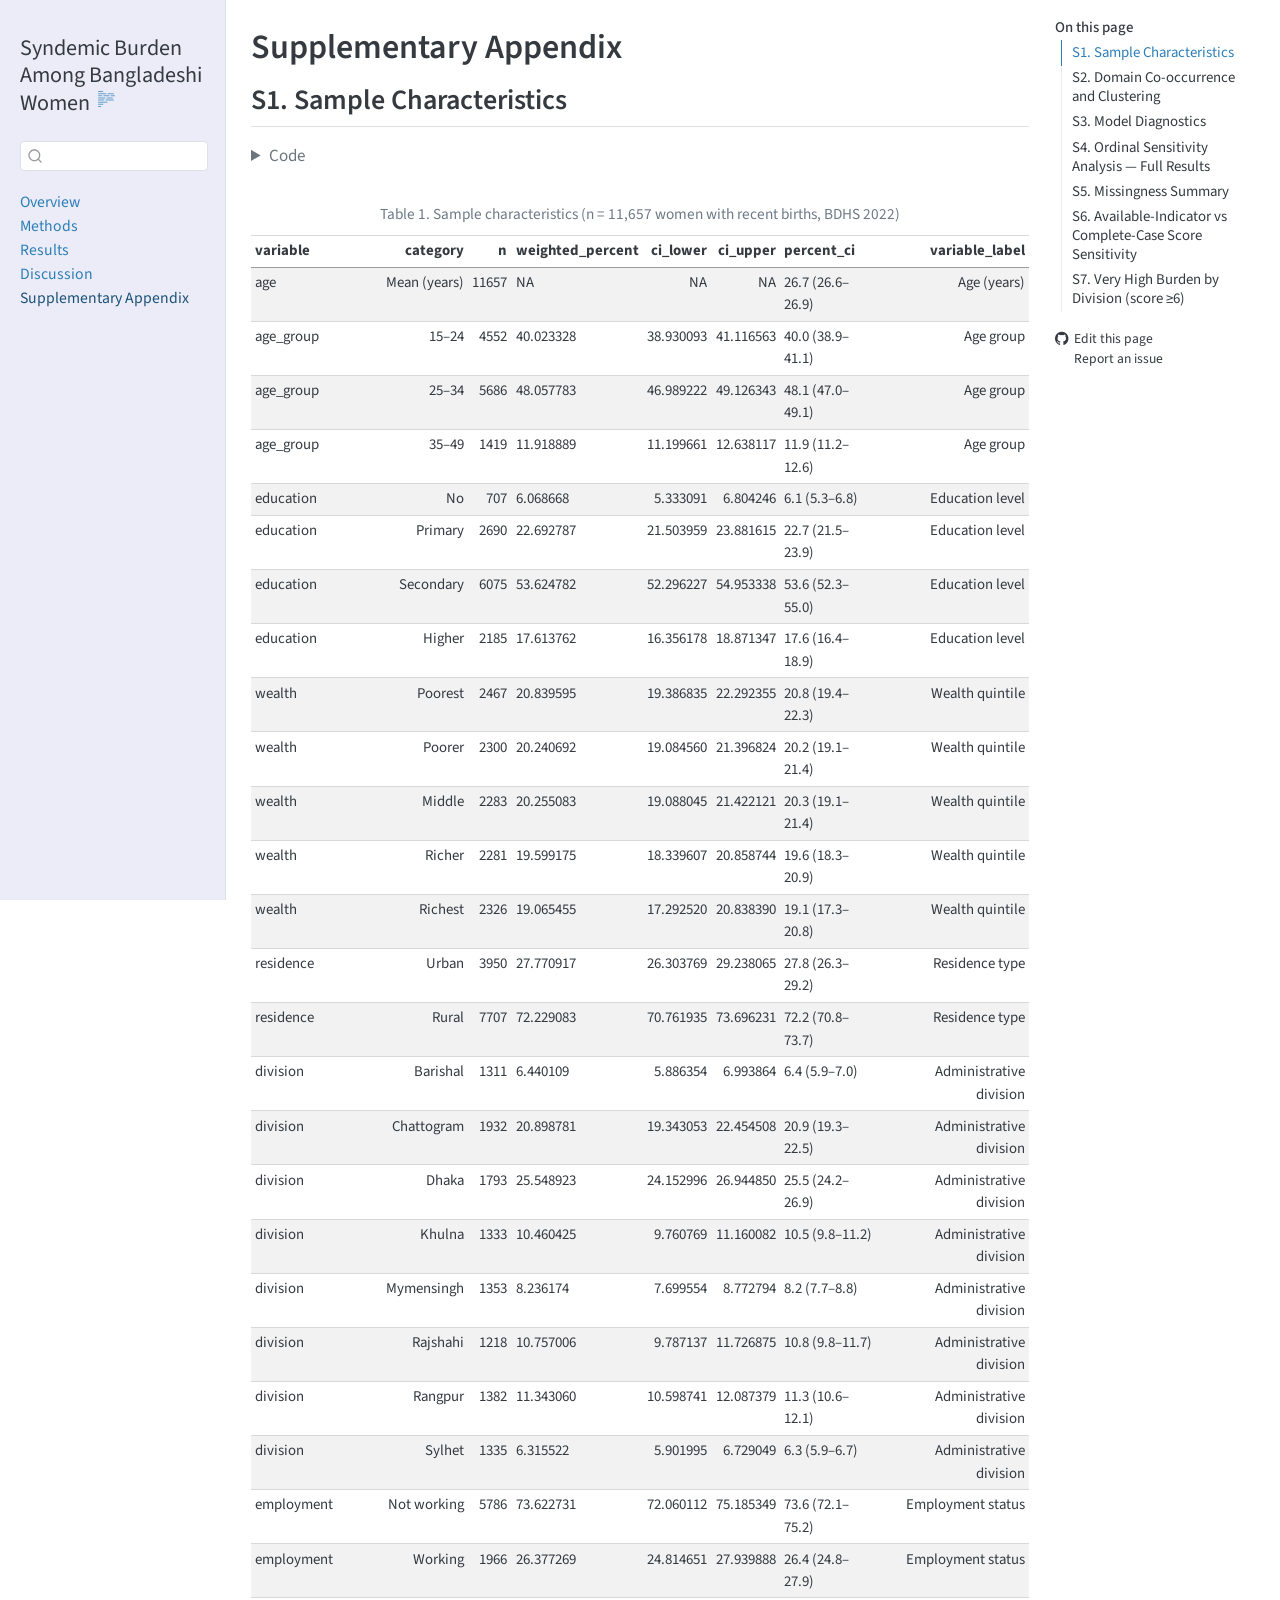
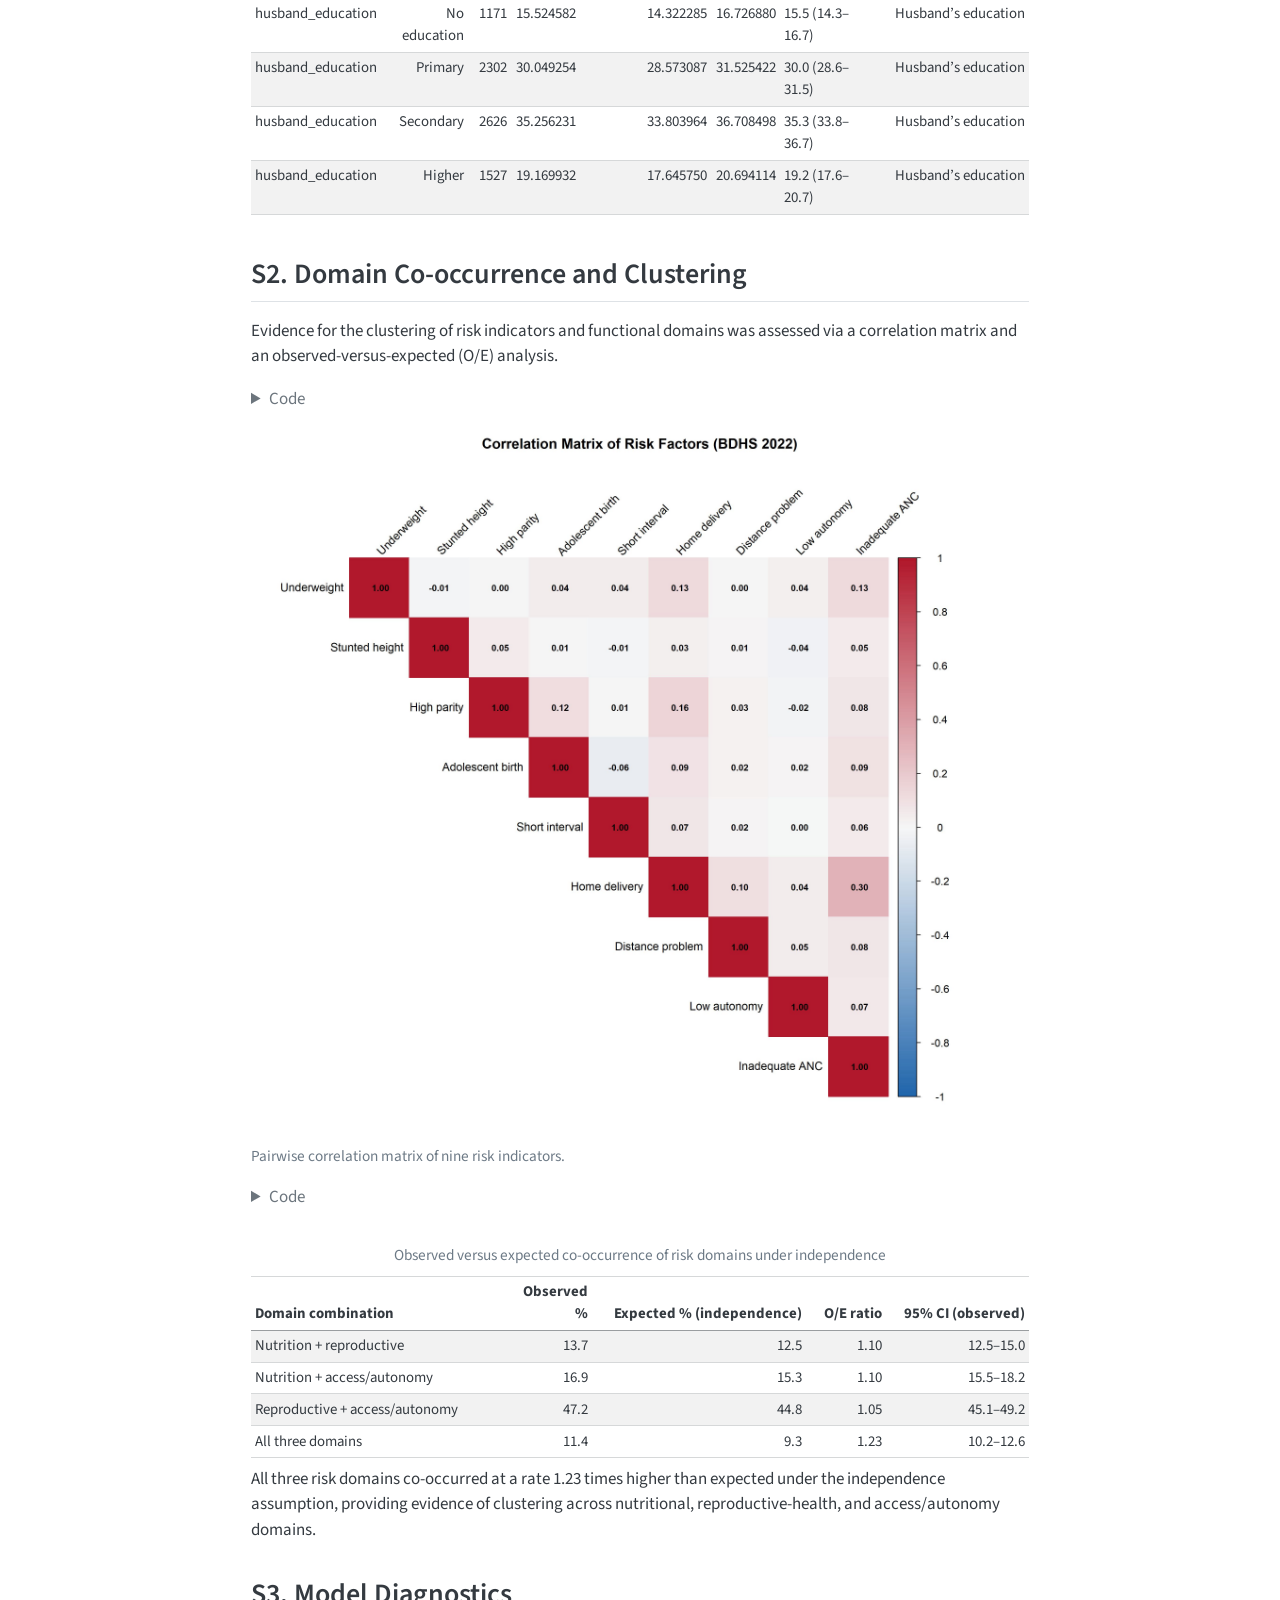
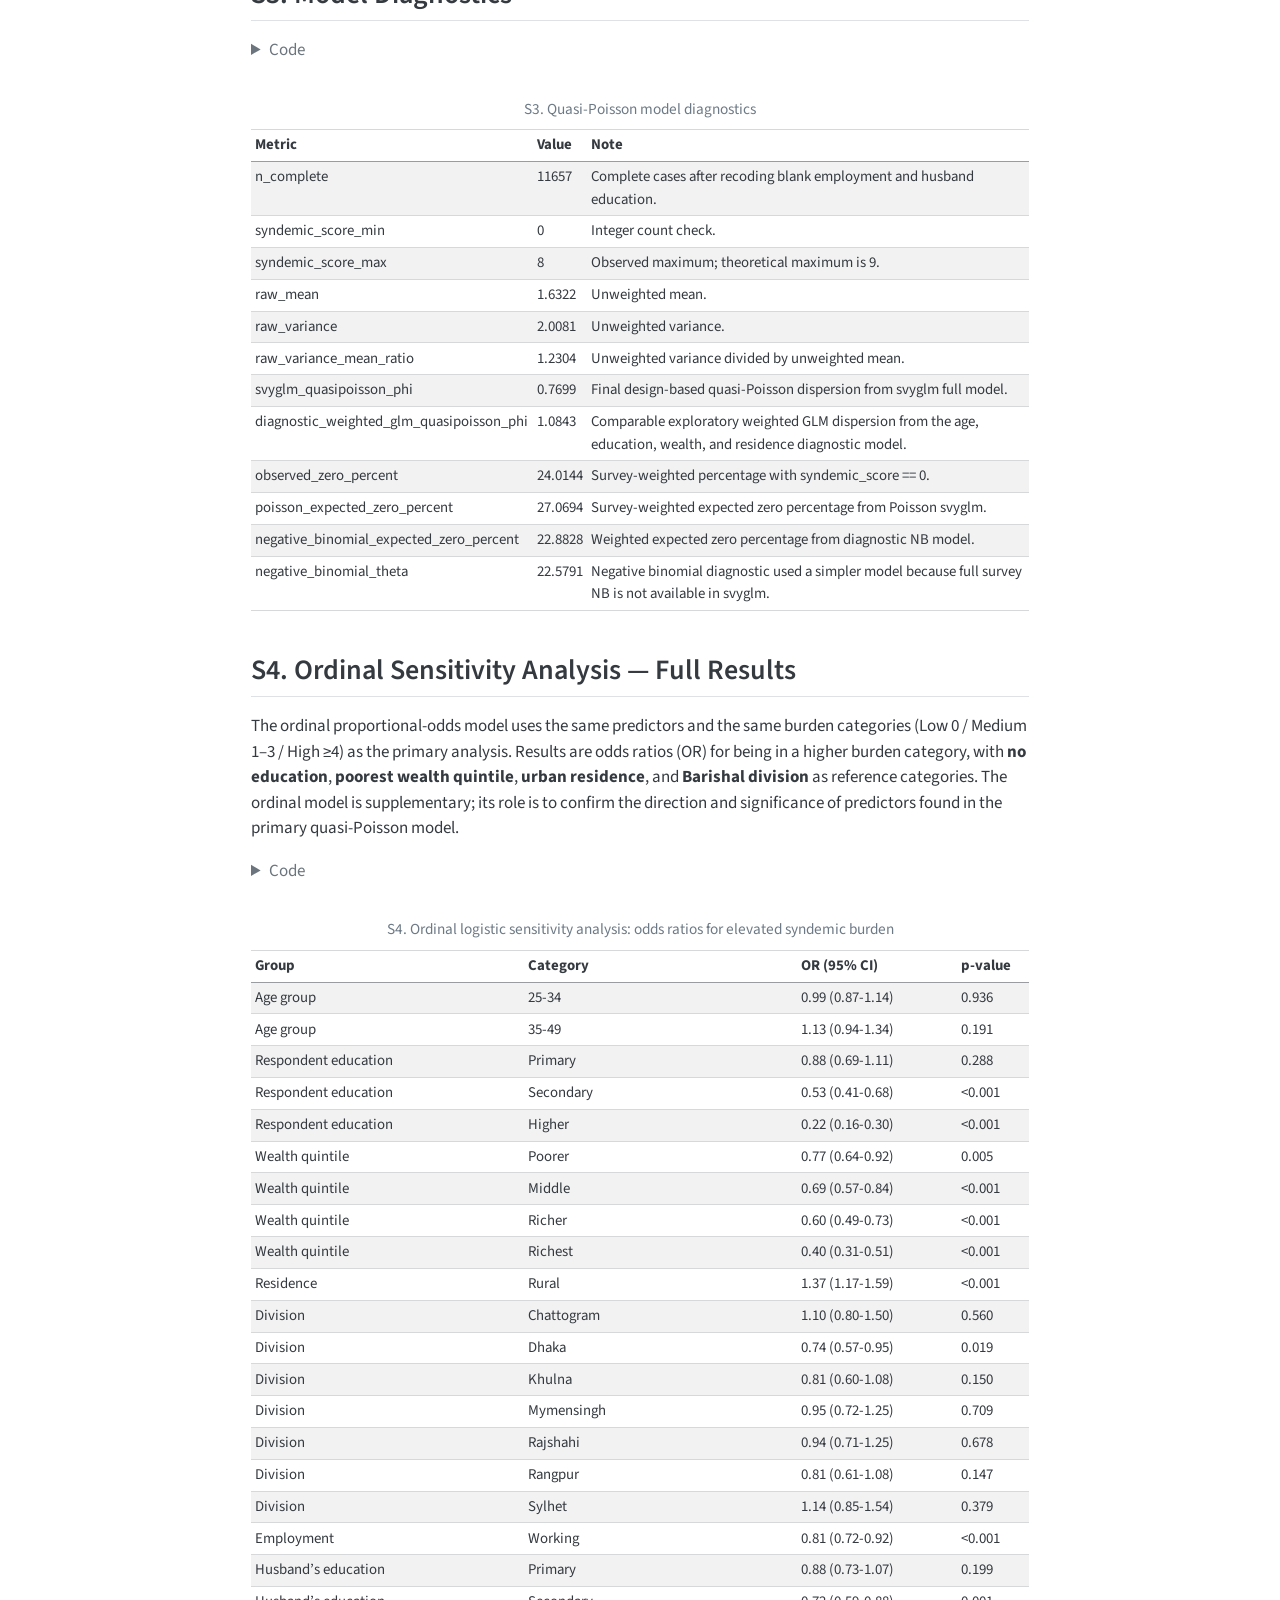
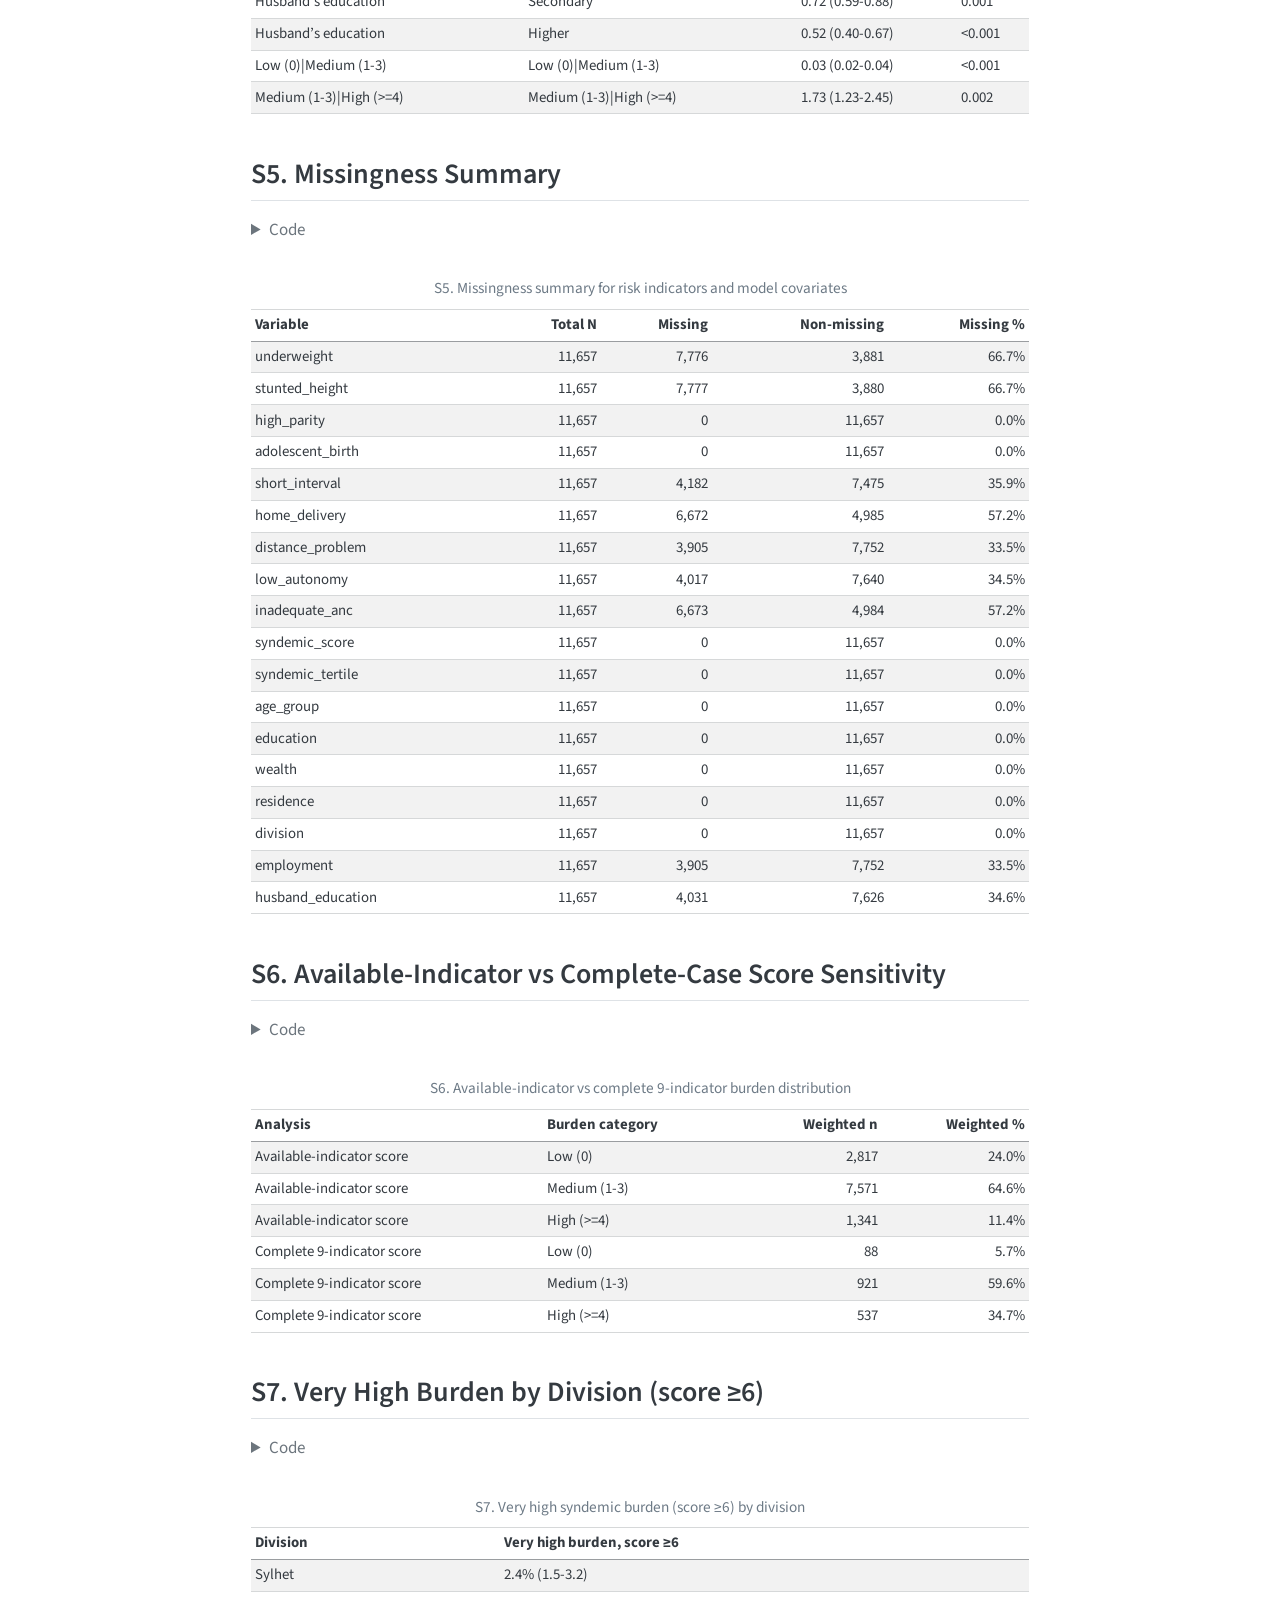
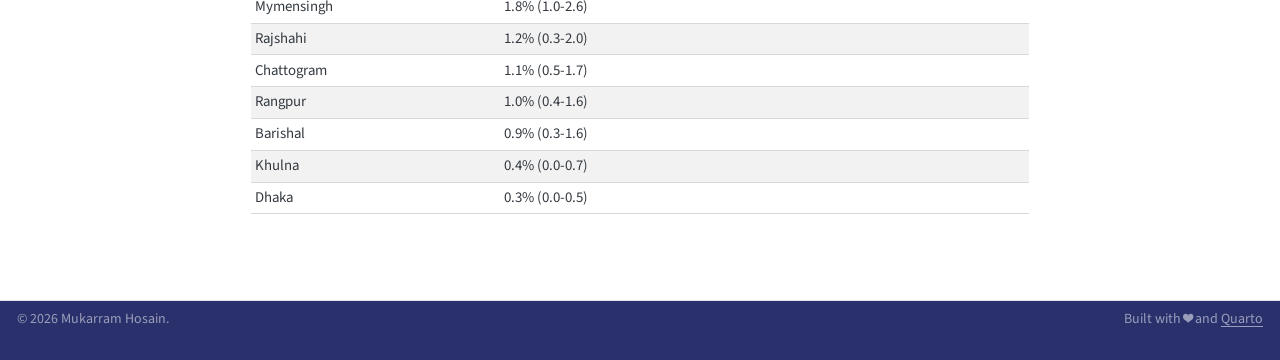
<file: docs/appendix.html>
<!DOCTYPE html>
<html xmlns="http://www.w3.org/1999/xhtml" lang="en" xml:lang="en"><head>

<meta charset="utf-8">
<meta name="generator" content="quarto-1.9.37">

<meta name="viewport" content="width=device-width, initial-scale=1.0, user-scalable=yes">


<title>Supplementary Appendix – Syndemic Burden Among Bangladeshi Women</title>
<style>
/* Default styles provided by pandoc.
** See https://pandoc.org/MANUAL.html#variables-for-html for config info.
*/
code{white-space: pre-wrap;}
span.smallcaps{font-variant: small-caps;}
div.columns{display: flex; gap: min(4vw, 1.5em);}
div.column{flex: auto; overflow-x: auto;}
div.hanging-indent{margin-left: 1.5em; text-indent: -1.5em;}
ul.task-list{list-style: none;}
ul.task-list li input[type="checkbox"] {
  width: 0.8em;
  margin: 0 0.8em 0.2em -1em; /* quarto-specific, see https://github.com/quarto-dev/quarto-cli/issues/4556 */ 
  vertical-align: middle;
}
/* CSS for syntax highlighting */
html { -webkit-text-size-adjust: 100%; }
pre > code.sourceCode { white-space: pre; position: relative; }
pre > code.sourceCode > span { display: inline-block; line-height: 1.25; }
pre > code.sourceCode > span:empty { height: 1.2em; }
.sourceCode { overflow: visible; }
code.sourceCode > span { color: inherit; text-decoration: inherit; }
div.sourceCode { margin: 1em 0; }
pre.sourceCode { margin: 0; }
@media screen {
div.sourceCode { overflow: auto; }
}
@media print {
pre > code.sourceCode { white-space: pre-wrap; }
pre > code.sourceCode > span { text-indent: -5em; padding-left: 5em; }
}
pre.numberSource code
  { counter-reset: source-line 0; }
pre.numberSource code > span
  { position: relative; left: -4em; counter-increment: source-line; }
pre.numberSource code > span > a:first-child::before
  { content: counter(source-line);
    position: relative; left: -1em; text-align: right; vertical-align: baseline;
    border: none; display: inline-block;
    -webkit-touch-callout: none; -webkit-user-select: none;
    -khtml-user-select: none; -moz-user-select: none;
    -ms-user-select: none; user-select: none;
    padding: 0 4px; width: 4em;
  }
pre.numberSource { margin-left: 3em;  padding-left: 4px; }
div.sourceCode
  {   }
@media screen {
pre > code.sourceCode > span > a:first-child::before { text-decoration: underline; }
}
</style>


<script src="site_libs/quarto-nav/quarto-nav.js"></script>
<script src="site_libs/clipboard/clipboard.min.js"></script>
<script src="site_libs/quarto-search/autocomplete.umd.js"></script>
<script src="site_libs/quarto-search/fuse.min.js"></script>
<script src="site_libs/quarto-search/quarto-search.js"></script>
<meta name="quarto:offset" content="./">
<script src="site_libs/quarto-html/quarto.js" type="module"></script>
<script src="site_libs/quarto-html/tabsets/tabsets.js" type="module"></script>
<script src="site_libs/quarto-html/popper.min.js"></script>
<script src="site_libs/quarto-html/tippy.umd.min.js"></script>
<script src="site_libs/quarto-html/anchor.min.js"></script>
<link href="site_libs/quarto-html/tippy.css" rel="stylesheet">
<link href="site_libs/quarto-html/quarto-syntax-highlighting-7f8f88aac4f3542376d5c11b86a4c14d.css" rel="stylesheet" id="quarto-text-highlighting-styles">
<script src="site_libs/bootstrap/bootstrap.min.js"></script>
<link href="site_libs/bootstrap/bootstrap-icons.css" rel="stylesheet">
<link href="site_libs/bootstrap/bootstrap-77fa92fe4bb62883f4bbdc28ef35cd19.min.css" rel="stylesheet" append-hash="true" id="quarto-bootstrap" data-mode="light">
<script id="quarto-search-options" type="application/json">{
  "location": "sidebar",
  "copy-button": false,
  "collapse-after": 3,
  "panel-placement": "start",
  "type": "textbox",
  "limit": 50,
  "keyboard-shortcut": [
    "f",
    "/",
    "s"
  ],
  "show-item-context": false,
  "language": {
    "search-no-results-text": "No results",
    "search-matching-documents-text": "matching documents",
    "search-copy-link-title": "Copy link to search",
    "search-hide-matches-text": "Hide additional matches",
    "search-more-match-text": "more match in this document",
    "search-more-matches-text": "more matches in this document",
    "search-clear-button-title": "Clear",
    "search-text-placeholder": "",
    "search-detached-cancel-button-title": "Cancel",
    "search-submit-button-title": "Submit",
    "search-label": "Search"
  }
}</script>
<style>html{ scroll-behavior: smooth; }</style>


</head>

<body class="nav-sidebar docked quarto-light">

<div id="quarto-search-results"></div>
  <header id="quarto-header" class="headroom fixed-top">
  <nav class="quarto-secondary-nav">
    <div class="container-fluid d-flex">
      <button type="button" class="quarto-btn-toggle btn" data-bs-toggle="collapse" role="button" data-bs-target=".quarto-sidebar-collapse-item" aria-controls="quarto-sidebar" aria-expanded="false" aria-label="Toggle sidebar navigation" onclick="if (window.quartoToggleHeadroom) { window.quartoToggleHeadroom(); }">
        <i class="bi bi-layout-text-sidebar-reverse"></i>
      </button>
        <nav class="quarto-page-breadcrumbs" aria-label="breadcrumb"><ol class="breadcrumb"><li class="breadcrumb-item"><a href="./appendix.html">Supplementary Appendix</a></li></ol></nav>
        <a class="flex-grow-1" role="navigation" data-bs-toggle="collapse" data-bs-target=".quarto-sidebar-collapse-item" aria-controls="quarto-sidebar" aria-expanded="false" aria-label="Toggle sidebar navigation" onclick="if (window.quartoToggleHeadroom) { window.quartoToggleHeadroom(); }">      
        </a>
      <button type="button" class="btn quarto-search-button" aria-label="Search" onclick="window.quartoOpenSearch();">
        <i class="bi bi-search"></i>
      </button>
    </div>
  </nav>
</header>
<!-- content -->
<div id="quarto-content" class="quarto-container page-columns page-rows-contents page-layout-article">
<!-- sidebar -->
  <nav id="quarto-sidebar" class="sidebar collapse collapse-horizontal quarto-sidebar-collapse-item sidebar-navigation docked overflow-auto">
    <div class="pt-lg-2 mt-2 text-left sidebar-header">
    <div class="sidebar-title mb-0 py-0">
      <a href="./">Syndemic Burden Among Bangladeshi Women</a> 
        <div class="sidebar-tools-main">
  <a href="" class="quarto-reader-toggle quarto-navigation-tool px-1" onclick="window.quartoToggleReader(); return false;" title="Toggle reader mode">
  <div class="quarto-reader-toggle-btn">
  <i class="bi"></i>
  </div>
</a>
</div>
    </div>
      </div>
        <div class="mt-2 flex-shrink-0 align-items-center">
        <div class="sidebar-search">
        <div id="quarto-search" class="" title="Search"></div>
        </div>
        </div>
    <div class="sidebar-menu-container"> 
    <ul class="list-unstyled mt-1">
        <li class="sidebar-item">
  <div class="sidebar-item-container"> 
  <a href="./index.html" class="sidebar-item-text sidebar-link">
 <span class="menu-text">Overview</span></a>
  </div>
</li>
        <li class="sidebar-item">
  <div class="sidebar-item-container"> 
  <a href="./methods.html" class="sidebar-item-text sidebar-link">
 <span class="menu-text">Methods</span></a>
  </div>
</li>
        <li class="sidebar-item">
  <div class="sidebar-item-container"> 
  <a href="./results.html" class="sidebar-item-text sidebar-link">
 <span class="menu-text">Results</span></a>
  </div>
</li>
        <li class="sidebar-item">
  <div class="sidebar-item-container"> 
  <a href="./discussion.html" class="sidebar-item-text sidebar-link">
 <span class="menu-text">Discussion</span></a>
  </div>
</li>
        <li class="sidebar-item">
  <div class="sidebar-item-container"> 
  <a href="./appendix.html" class="sidebar-item-text sidebar-link active">
 <span class="menu-text">Supplementary Appendix</span></a>
  </div>
</li>
    </ul>
    </div>
</nav>
<div id="quarto-sidebar-glass" class="quarto-sidebar-collapse-item" data-bs-toggle="collapse" data-bs-target=".quarto-sidebar-collapse-item"></div>
<!-- margin-sidebar -->
    <div id="quarto-margin-sidebar" class="sidebar margin-sidebar">
        <nav id="TOC" role="doc-toc" class="toc-active">
    <h2 id="toc-title">On this page</h2>
   
  <ul>
  <li><a href="#s1.-sample-characteristics" id="toc-s1.-sample-characteristics" class="nav-link active" data-scroll-target="#s1.-sample-characteristics">S1. Sample Characteristics</a></li>
  <li><a href="#s2.-domain-co-occurrence-and-clustering" id="toc-s2.-domain-co-occurrence-and-clustering" class="nav-link" data-scroll-target="#s2.-domain-co-occurrence-and-clustering">S2. Domain Co-occurrence and Clustering</a></li>
  <li><a href="#s3.-model-diagnostics" id="toc-s3.-model-diagnostics" class="nav-link" data-scroll-target="#s3.-model-diagnostics">S3. Model Diagnostics</a></li>
  <li><a href="#s4.-ordinal-sensitivity-analysis-full-results" id="toc-s4.-ordinal-sensitivity-analysis-full-results" class="nav-link" data-scroll-target="#s4.-ordinal-sensitivity-analysis-full-results">S4. Ordinal Sensitivity Analysis — Full Results</a></li>
  <li><a href="#s5.-missingness-summary" id="toc-s5.-missingness-summary" class="nav-link" data-scroll-target="#s5.-missingness-summary">S5. Missingness Summary</a></li>
  <li><a href="#s6.-available-indicator-vs-complete-case-score-sensitivity" id="toc-s6.-available-indicator-vs-complete-case-score-sensitivity" class="nav-link" data-scroll-target="#s6.-available-indicator-vs-complete-case-score-sensitivity">S6. Available-Indicator vs Complete-Case Score Sensitivity</a></li>
  <li><a href="#s7.-very-high-burden-by-division-score-6" id="toc-s7.-very-high-burden-by-division-score-6" class="nav-link" data-scroll-target="#s7.-very-high-burden-by-division-score-6">S7. Very High Burden by Division (score ≥6)</a></li>
  </ul>
<div class="toc-actions"><ul><li><a href="https://github.com/moccaram/syndemic-analysis/edit/main/appendix.qmd" class="toc-action"><i class="bi bi-github"></i>Edit this page</a></li><li><a href="https://github.com/moccaram/syndemic-analysis/issues/new" class="toc-action"><i class="bi empty"></i>Report an issue</a></li></ul></div></nav>
    </div>
<!-- main -->
<main class="content" id="quarto-document-content">

<header id="title-block-header" class="quarto-title-block default">
<div class="quarto-title">
<h1 class="title">Supplementary Appendix</h1>
</div>



<div class="quarto-title-meta">

    
  
    
  </div>
  


</header>


<section id="s1.-sample-characteristics" class="level2">
<h2 class="anchored" data-anchor-id="s1.-sample-characteristics">S1. Sample Characteristics</h2>
<div class="cell">
<details class="code-fold">
<summary>Code</summary>
<div class="code-copy-outer-scaffold"><div class="sourceCode cell-code" id="cb1"><pre class="sourceCode r code-with-copy"><code class="sourceCode r"><span id="cb1-1"><a href="#cb1-1" aria-hidden="true" tabindex="-1"></a>table1 <span class="ot">&lt;-</span> <span class="fu">read_csv</span>(<span class="st">"data/table1_sample_characteristics.csv"</span>, <span class="at">show_col_types =</span> <span class="cn">FALSE</span>)</span>
<span id="cb1-2"><a href="#cb1-2" aria-hidden="true" tabindex="-1"></a></span>
<span id="cb1-3"><a href="#cb1-3" aria-hidden="true" tabindex="-1"></a>table1 <span class="sc">|&gt;</span></span>
<span id="cb1-4"><a href="#cb1-4" aria-hidden="true" tabindex="-1"></a>  <span class="fu">kable</span>(</span>
<span id="cb1-5"><a href="#cb1-5" aria-hidden="true" tabindex="-1"></a>    <span class="at">caption =</span> <span class="st">"Table 1. Sample characteristics (n = 11,657 women with recent births, BDHS 2022)"</span>,</span>
<span id="cb1-6"><a href="#cb1-6" aria-hidden="true" tabindex="-1"></a>    <span class="at">align =</span> <span class="st">"lrr"</span></span>
<span id="cb1-7"><a href="#cb1-7" aria-hidden="true" tabindex="-1"></a>  )</span></code></pre></div><button title="Copy to Clipboard" class="code-copy-button"><i class="bi"></i></button></div>
</details>
<div class="cell-output-display">
<table class="caption-top table table-sm table-striped small">
<caption>Table 1. Sample characteristics (n = 11,657 women with recent births, BDHS 2022)</caption>
<colgroup>
<col style="width: 15%">
<col style="width: 11%">
<col style="width: 5%">
<col style="width: 14%">
<col style="width: 8%">
<col style="width: 8%">
<col style="width: 14%">
<col style="width: 20%">
</colgroup>
<thead>
<tr class="header">
<th style="text-align: left;">variable</th>
<th style="text-align: right;">category</th>
<th style="text-align: right;">n</th>
<th style="text-align: left;">weighted_percent</th>
<th style="text-align: right;">ci_lower</th>
<th style="text-align: right;">ci_upper</th>
<th style="text-align: left;">percent_ci</th>
<th style="text-align: right;">variable_label</th>
</tr>
</thead>
<tbody>
<tr class="odd">
<td style="text-align: left;">age</td>
<td style="text-align: right;">Mean (years)</td>
<td style="text-align: right;">11657</td>
<td style="text-align: left;">NA</td>
<td style="text-align: right;">NA</td>
<td style="text-align: right;">NA</td>
<td style="text-align: left;">26.7 (26.6–26.9)</td>
<td style="text-align: right;">Age (years)</td>
</tr>
<tr class="even">
<td style="text-align: left;">age_group</td>
<td style="text-align: right;">15–24</td>
<td style="text-align: right;">4552</td>
<td style="text-align: left;">40.023328</td>
<td style="text-align: right;">38.930093</td>
<td style="text-align: right;">41.116563</td>
<td style="text-align: left;">40.0 (38.9–41.1)</td>
<td style="text-align: right;">Age group</td>
</tr>
<tr class="odd">
<td style="text-align: left;">age_group</td>
<td style="text-align: right;">25–34</td>
<td style="text-align: right;">5686</td>
<td style="text-align: left;">48.057783</td>
<td style="text-align: right;">46.989222</td>
<td style="text-align: right;">49.126343</td>
<td style="text-align: left;">48.1 (47.0–49.1)</td>
<td style="text-align: right;">Age group</td>
</tr>
<tr class="even">
<td style="text-align: left;">age_group</td>
<td style="text-align: right;">35–49</td>
<td style="text-align: right;">1419</td>
<td style="text-align: left;">11.918889</td>
<td style="text-align: right;">11.199661</td>
<td style="text-align: right;">12.638117</td>
<td style="text-align: left;">11.9 (11.2–12.6)</td>
<td style="text-align: right;">Age group</td>
</tr>
<tr class="odd">
<td style="text-align: left;">education</td>
<td style="text-align: right;">No</td>
<td style="text-align: right;">707</td>
<td style="text-align: left;">6.068668</td>
<td style="text-align: right;">5.333091</td>
<td style="text-align: right;">6.804246</td>
<td style="text-align: left;">6.1 (5.3–6.8)</td>
<td style="text-align: right;">Education level</td>
</tr>
<tr class="even">
<td style="text-align: left;">education</td>
<td style="text-align: right;">Primary</td>
<td style="text-align: right;">2690</td>
<td style="text-align: left;">22.692787</td>
<td style="text-align: right;">21.503959</td>
<td style="text-align: right;">23.881615</td>
<td style="text-align: left;">22.7 (21.5–23.9)</td>
<td style="text-align: right;">Education level</td>
</tr>
<tr class="odd">
<td style="text-align: left;">education</td>
<td style="text-align: right;">Secondary</td>
<td style="text-align: right;">6075</td>
<td style="text-align: left;">53.624782</td>
<td style="text-align: right;">52.296227</td>
<td style="text-align: right;">54.953338</td>
<td style="text-align: left;">53.6 (52.3–55.0)</td>
<td style="text-align: right;">Education level</td>
</tr>
<tr class="even">
<td style="text-align: left;">education</td>
<td style="text-align: right;">Higher</td>
<td style="text-align: right;">2185</td>
<td style="text-align: left;">17.613762</td>
<td style="text-align: right;">16.356178</td>
<td style="text-align: right;">18.871347</td>
<td style="text-align: left;">17.6 (16.4–18.9)</td>
<td style="text-align: right;">Education level</td>
</tr>
<tr class="odd">
<td style="text-align: left;">wealth</td>
<td style="text-align: right;">Poorest</td>
<td style="text-align: right;">2467</td>
<td style="text-align: left;">20.839595</td>
<td style="text-align: right;">19.386835</td>
<td style="text-align: right;">22.292355</td>
<td style="text-align: left;">20.8 (19.4–22.3)</td>
<td style="text-align: right;">Wealth quintile</td>
</tr>
<tr class="even">
<td style="text-align: left;">wealth</td>
<td style="text-align: right;">Poorer</td>
<td style="text-align: right;">2300</td>
<td style="text-align: left;">20.240692</td>
<td style="text-align: right;">19.084560</td>
<td style="text-align: right;">21.396824</td>
<td style="text-align: left;">20.2 (19.1–21.4)</td>
<td style="text-align: right;">Wealth quintile</td>
</tr>
<tr class="odd">
<td style="text-align: left;">wealth</td>
<td style="text-align: right;">Middle</td>
<td style="text-align: right;">2283</td>
<td style="text-align: left;">20.255083</td>
<td style="text-align: right;">19.088045</td>
<td style="text-align: right;">21.422121</td>
<td style="text-align: left;">20.3 (19.1–21.4)</td>
<td style="text-align: right;">Wealth quintile</td>
</tr>
<tr class="even">
<td style="text-align: left;">wealth</td>
<td style="text-align: right;">Richer</td>
<td style="text-align: right;">2281</td>
<td style="text-align: left;">19.599175</td>
<td style="text-align: right;">18.339607</td>
<td style="text-align: right;">20.858744</td>
<td style="text-align: left;">19.6 (18.3–20.9)</td>
<td style="text-align: right;">Wealth quintile</td>
</tr>
<tr class="odd">
<td style="text-align: left;">wealth</td>
<td style="text-align: right;">Richest</td>
<td style="text-align: right;">2326</td>
<td style="text-align: left;">19.065455</td>
<td style="text-align: right;">17.292520</td>
<td style="text-align: right;">20.838390</td>
<td style="text-align: left;">19.1 (17.3–20.8)</td>
<td style="text-align: right;">Wealth quintile</td>
</tr>
<tr class="even">
<td style="text-align: left;">residence</td>
<td style="text-align: right;">Urban</td>
<td style="text-align: right;">3950</td>
<td style="text-align: left;">27.770917</td>
<td style="text-align: right;">26.303769</td>
<td style="text-align: right;">29.238065</td>
<td style="text-align: left;">27.8 (26.3–29.2)</td>
<td style="text-align: right;">Residence type</td>
</tr>
<tr class="odd">
<td style="text-align: left;">residence</td>
<td style="text-align: right;">Rural</td>
<td style="text-align: right;">7707</td>
<td style="text-align: left;">72.229083</td>
<td style="text-align: right;">70.761935</td>
<td style="text-align: right;">73.696231</td>
<td style="text-align: left;">72.2 (70.8–73.7)</td>
<td style="text-align: right;">Residence type</td>
</tr>
<tr class="even">
<td style="text-align: left;">division</td>
<td style="text-align: right;">Barishal</td>
<td style="text-align: right;">1311</td>
<td style="text-align: left;">6.440109</td>
<td style="text-align: right;">5.886354</td>
<td style="text-align: right;">6.993864</td>
<td style="text-align: left;">6.4 (5.9–7.0)</td>
<td style="text-align: right;">Administrative division</td>
</tr>
<tr class="odd">
<td style="text-align: left;">division</td>
<td style="text-align: right;">Chattogram</td>
<td style="text-align: right;">1932</td>
<td style="text-align: left;">20.898781</td>
<td style="text-align: right;">19.343053</td>
<td style="text-align: right;">22.454508</td>
<td style="text-align: left;">20.9 (19.3–22.5)</td>
<td style="text-align: right;">Administrative division</td>
</tr>
<tr class="even">
<td style="text-align: left;">division</td>
<td style="text-align: right;">Dhaka</td>
<td style="text-align: right;">1793</td>
<td style="text-align: left;">25.548923</td>
<td style="text-align: right;">24.152996</td>
<td style="text-align: right;">26.944850</td>
<td style="text-align: left;">25.5 (24.2–26.9)</td>
<td style="text-align: right;">Administrative division</td>
</tr>
<tr class="odd">
<td style="text-align: left;">division</td>
<td style="text-align: right;">Khulna</td>
<td style="text-align: right;">1333</td>
<td style="text-align: left;">10.460425</td>
<td style="text-align: right;">9.760769</td>
<td style="text-align: right;">11.160082</td>
<td style="text-align: left;">10.5 (9.8–11.2)</td>
<td style="text-align: right;">Administrative division</td>
</tr>
<tr class="even">
<td style="text-align: left;">division</td>
<td style="text-align: right;">Mymensingh</td>
<td style="text-align: right;">1353</td>
<td style="text-align: left;">8.236174</td>
<td style="text-align: right;">7.699554</td>
<td style="text-align: right;">8.772794</td>
<td style="text-align: left;">8.2 (7.7–8.8)</td>
<td style="text-align: right;">Administrative division</td>
</tr>
<tr class="odd">
<td style="text-align: left;">division</td>
<td style="text-align: right;">Rajshahi</td>
<td style="text-align: right;">1218</td>
<td style="text-align: left;">10.757006</td>
<td style="text-align: right;">9.787137</td>
<td style="text-align: right;">11.726875</td>
<td style="text-align: left;">10.8 (9.8–11.7)</td>
<td style="text-align: right;">Administrative division</td>
</tr>
<tr class="even">
<td style="text-align: left;">division</td>
<td style="text-align: right;">Rangpur</td>
<td style="text-align: right;">1382</td>
<td style="text-align: left;">11.343060</td>
<td style="text-align: right;">10.598741</td>
<td style="text-align: right;">12.087379</td>
<td style="text-align: left;">11.3 (10.6–12.1)</td>
<td style="text-align: right;">Administrative division</td>
</tr>
<tr class="odd">
<td style="text-align: left;">division</td>
<td style="text-align: right;">Sylhet</td>
<td style="text-align: right;">1335</td>
<td style="text-align: left;">6.315522</td>
<td style="text-align: right;">5.901995</td>
<td style="text-align: right;">6.729049</td>
<td style="text-align: left;">6.3 (5.9–6.7)</td>
<td style="text-align: right;">Administrative division</td>
</tr>
<tr class="even">
<td style="text-align: left;">employment</td>
<td style="text-align: right;">Not working</td>
<td style="text-align: right;">5786</td>
<td style="text-align: left;">73.622731</td>
<td style="text-align: right;">72.060112</td>
<td style="text-align: right;">75.185349</td>
<td style="text-align: left;">73.6 (72.1–75.2)</td>
<td style="text-align: right;">Employment status</td>
</tr>
<tr class="odd">
<td style="text-align: left;">employment</td>
<td style="text-align: right;">Working</td>
<td style="text-align: right;">1966</td>
<td style="text-align: left;">26.377269</td>
<td style="text-align: right;">24.814651</td>
<td style="text-align: right;">27.939888</td>
<td style="text-align: left;">26.4 (24.8–27.9)</td>
<td style="text-align: right;">Employment status</td>
</tr>
<tr class="even">
<td style="text-align: left;">husband_education</td>
<td style="text-align: right;">No education</td>
<td style="text-align: right;">1171</td>
<td style="text-align: left;">15.524582</td>
<td style="text-align: right;">14.322285</td>
<td style="text-align: right;">16.726880</td>
<td style="text-align: left;">15.5 (14.3–16.7)</td>
<td style="text-align: right;">Husband’s education</td>
</tr>
<tr class="odd">
<td style="text-align: left;">husband_education</td>
<td style="text-align: right;">Primary</td>
<td style="text-align: right;">2302</td>
<td style="text-align: left;">30.049254</td>
<td style="text-align: right;">28.573087</td>
<td style="text-align: right;">31.525422</td>
<td style="text-align: left;">30.0 (28.6–31.5)</td>
<td style="text-align: right;">Husband’s education</td>
</tr>
<tr class="even">
<td style="text-align: left;">husband_education</td>
<td style="text-align: right;">Secondary</td>
<td style="text-align: right;">2626</td>
<td style="text-align: left;">35.256231</td>
<td style="text-align: right;">33.803964</td>
<td style="text-align: right;">36.708498</td>
<td style="text-align: left;">35.3 (33.8–36.7)</td>
<td style="text-align: right;">Husband’s education</td>
</tr>
<tr class="odd">
<td style="text-align: left;">husband_education</td>
<td style="text-align: right;">Higher</td>
<td style="text-align: right;">1527</td>
<td style="text-align: left;">19.169932</td>
<td style="text-align: right;">17.645750</td>
<td style="text-align: right;">20.694114</td>
<td style="text-align: left;">19.2 (17.6–20.7)</td>
<td style="text-align: right;">Husband’s education</td>
</tr>
</tbody>
</table>
</div>
</div>
</section>
<section id="s2.-domain-co-occurrence-and-clustering" class="level2">
<h2 class="anchored" data-anchor-id="s2.-domain-co-occurrence-and-clustering">S2. Domain Co-occurrence and Clustering</h2>
<p>Evidence for the clustering of risk indicators and functional domains was assessed via a correlation matrix and an observed-versus-expected (O/E) analysis.</p>
<div class="cell">
<details class="code-fold">
<summary>Code</summary>
<div class="code-copy-outer-scaffold"><div class="sourceCode cell-code" id="cb2"><pre class="sourceCode r code-with-copy"><code class="sourceCode r"><span id="cb2-1"><a href="#cb2-1" aria-hidden="true" tabindex="-1"></a>knitr<span class="sc">::</span><span class="fu">include_graphics</span>(<span class="st">"figures/figure3_correlation_heatmap.jpg"</span>)</span></code></pre></div><button title="Copy to Clipboard" class="code-copy-button"><i class="bi"></i></button></div>
</details>
<div class="cell-output-display">
<div class="quarto-figure quarto-figure-center">
<figure class="figure">
<p><img src="figures/figure3_correlation_heatmap.jpg" class="img-fluid figure-img"></p>
<figcaption>Pairwise correlation matrix of nine risk indicators.</figcaption>
</figure>
</div>
</div>
</div>
<div class="cell">
<details class="code-fold">
<summary>Code</summary>
<div class="code-copy-outer-scaffold"><div class="sourceCode cell-code" id="cb3"><pre class="sourceCode r code-with-copy"><code class="sourceCode r"><span id="cb3-1"><a href="#cb3-1" aria-hidden="true" tabindex="-1"></a>domain_oe <span class="ot">&lt;-</span> <span class="fu">read_csv</span>(<span class="st">"data/paper_domain_observed_expected.csv"</span>, <span class="at">show_col_types =</span> <span class="cn">FALSE</span>)</span>
<span id="cb3-2"><a href="#cb3-2" aria-hidden="true" tabindex="-1"></a></span>
<span id="cb3-3"><a href="#cb3-3" aria-hidden="true" tabindex="-1"></a>domain_oe <span class="sc">|&gt;</span></span>
<span id="cb3-4"><a href="#cb3-4" aria-hidden="true" tabindex="-1"></a>  <span class="fu">transmute</span>(</span>
<span id="cb3-5"><a href="#cb3-5" aria-hidden="true" tabindex="-1"></a>    <span class="st">`</span><span class="at">Domain combination</span><span class="st">`</span>     <span class="ot">=</span> clustering_test,</span>
<span id="cb3-6"><a href="#cb3-6" aria-hidden="true" tabindex="-1"></a>    <span class="st">`</span><span class="at">Observed %</span><span class="st">`</span>             <span class="ot">=</span> <span class="fu">sprintf</span>(<span class="st">"%.1f"</span>, observed_pct),</span>
<span id="cb3-7"><a href="#cb3-7" aria-hidden="true" tabindex="-1"></a>    <span class="st">`</span><span class="at">Expected % (independence)</span><span class="st">`</span> <span class="ot">=</span> <span class="fu">sprintf</span>(<span class="st">"%.1f"</span>, expected_pct_under_independence),</span>
<span id="cb3-8"><a href="#cb3-8" aria-hidden="true" tabindex="-1"></a>    <span class="st">`</span><span class="at">O/E ratio</span><span class="st">`</span>              <span class="ot">=</span> <span class="fu">sprintf</span>(<span class="st">"%.2f"</span>, observed_expected_ratio),</span>
<span id="cb3-9"><a href="#cb3-9" aria-hidden="true" tabindex="-1"></a>    <span class="st">`</span><span class="at">95% CI (observed)</span><span class="st">`</span>      <span class="ot">=</span> <span class="fu">sprintf</span>(<span class="st">"%.1f–%.1f"</span>, ci_lower_pct, ci_upper_pct)</span>
<span id="cb3-10"><a href="#cb3-10" aria-hidden="true" tabindex="-1"></a>  ) <span class="sc">|&gt;</span></span>
<span id="cb3-11"><a href="#cb3-11" aria-hidden="true" tabindex="-1"></a>  <span class="fu">kable</span>(</span>
<span id="cb3-12"><a href="#cb3-12" aria-hidden="true" tabindex="-1"></a>    <span class="at">caption =</span> <span class="st">"Observed versus expected co-occurrence of risk domains under independence"</span>,</span>
<span id="cb3-13"><a href="#cb3-13" aria-hidden="true" tabindex="-1"></a>    <span class="at">align =</span> <span class="st">"lrrrr"</span></span>
<span id="cb3-14"><a href="#cb3-14" aria-hidden="true" tabindex="-1"></a>  )</span></code></pre></div><button title="Copy to Clipboard" class="code-copy-button"><i class="bi"></i></button></div>
</details>
<div class="cell-output-display">
<table class="caption-top table table-sm table-striped small">
<caption>Observed versus expected co-occurrence of risk domains under independence</caption>
<colgroup>
<col style="width: 32%">
<col style="width: 11%">
<col style="width: 27%">
<col style="width: 10%">
<col style="width: 18%">
</colgroup>
<thead>
<tr class="header">
<th style="text-align: left;">Domain combination</th>
<th style="text-align: right;">Observed %</th>
<th style="text-align: right;">Expected % (independence)</th>
<th style="text-align: right;">O/E ratio</th>
<th style="text-align: right;">95% CI (observed)</th>
</tr>
</thead>
<tbody>
<tr class="odd">
<td style="text-align: left;">Nutrition + reproductive</td>
<td style="text-align: right;">13.7</td>
<td style="text-align: right;">12.5</td>
<td style="text-align: right;">1.10</td>
<td style="text-align: right;">12.5–15.0</td>
</tr>
<tr class="even">
<td style="text-align: left;">Nutrition + access/autonomy</td>
<td style="text-align: right;">16.9</td>
<td style="text-align: right;">15.3</td>
<td style="text-align: right;">1.10</td>
<td style="text-align: right;">15.5–18.2</td>
</tr>
<tr class="odd">
<td style="text-align: left;">Reproductive + access/autonomy</td>
<td style="text-align: right;">47.2</td>
<td style="text-align: right;">44.8</td>
<td style="text-align: right;">1.05</td>
<td style="text-align: right;">45.1–49.2</td>
</tr>
<tr class="even">
<td style="text-align: left;">All three domains</td>
<td style="text-align: right;">11.4</td>
<td style="text-align: right;">9.3</td>
<td style="text-align: right;">1.23</td>
<td style="text-align: right;">10.2–12.6</td>
</tr>
</tbody>
</table>
</div>
</div>
<p>All three risk domains co-occurred at a rate 1.23 times higher than expected under the independence assumption, providing evidence of clustering across nutritional, reproductive-health, and access/autonomy domains.</p>
</section>
<section id="s3.-model-diagnostics" class="level2">
<h2 class="anchored" data-anchor-id="s3.-model-diagnostics">S3. Model Diagnostics</h2>
<div class="cell">
<details class="code-fold">
<summary>Code</summary>
<div class="code-copy-outer-scaffold"><div class="sourceCode cell-code" id="cb4"><pre class="sourceCode r code-with-copy"><code class="sourceCode r"><span id="cb4-1"><a href="#cb4-1" aria-hidden="true" tabindex="-1"></a>diag <span class="ot">&lt;-</span> <span class="fu">read_csv</span>(<span class="st">"data/quasipoisson_model_diagnostics.csv"</span>, <span class="at">show_col_types =</span> <span class="cn">FALSE</span>)</span>
<span id="cb4-2"><a href="#cb4-2" aria-hidden="true" tabindex="-1"></a></span>
<span id="cb4-3"><a href="#cb4-3" aria-hidden="true" tabindex="-1"></a>diag <span class="sc">|&gt;</span></span>
<span id="cb4-4"><a href="#cb4-4" aria-hidden="true" tabindex="-1"></a>  <span class="fu">transmute</span>(</span>
<span id="cb4-5"><a href="#cb4-5" aria-hidden="true" tabindex="-1"></a>    <span class="at">Metric =</span> metric,</span>
<span id="cb4-6"><a href="#cb4-6" aria-hidden="true" tabindex="-1"></a>    <span class="at">Value  =</span> <span class="fu">as.character</span>(<span class="fu">round</span>(<span class="fu">as.numeric</span>(value), <span class="dv">4</span>)),</span>
<span id="cb4-7"><a href="#cb4-7" aria-hidden="true" tabindex="-1"></a>    <span class="at">Note   =</span> note</span>
<span id="cb4-8"><a href="#cb4-8" aria-hidden="true" tabindex="-1"></a>  ) <span class="sc">|&gt;</span></span>
<span id="cb4-9"><a href="#cb4-9" aria-hidden="true" tabindex="-1"></a>  <span class="fu">kable</span>(<span class="at">caption =</span> <span class="st">"S3. Quasi-Poisson model diagnostics"</span>, <span class="at">align =</span> <span class="st">"lll"</span>)</span></code></pre></div><button title="Copy to Clipboard" class="code-copy-button"><i class="bi"></i></button></div>
</details>
<div class="cell-output-display">
<table class="caption-top table table-sm table-striped small">
<caption>S3. Quasi-Poisson model diagnostics</caption>
<colgroup>
<col style="width: 25%">
<col style="width: 4%">
<col style="width: 69%">
</colgroup>
<thead>
<tr class="header">
<th style="text-align: left;">Metric</th>
<th style="text-align: left;">Value</th>
<th style="text-align: left;">Note</th>
</tr>
</thead>
<tbody>
<tr class="odd">
<td style="text-align: left;">n_complete</td>
<td style="text-align: left;">11657</td>
<td style="text-align: left;">Complete cases after recoding blank employment and husband education.</td>
</tr>
<tr class="even">
<td style="text-align: left;">syndemic_score_min</td>
<td style="text-align: left;">0</td>
<td style="text-align: left;">Integer count check.</td>
</tr>
<tr class="odd">
<td style="text-align: left;">syndemic_score_max</td>
<td style="text-align: left;">8</td>
<td style="text-align: left;">Observed maximum; theoretical maximum is 9.</td>
</tr>
<tr class="even">
<td style="text-align: left;">raw_mean</td>
<td style="text-align: left;">1.6322</td>
<td style="text-align: left;">Unweighted mean.</td>
</tr>
<tr class="odd">
<td style="text-align: left;">raw_variance</td>
<td style="text-align: left;">2.0081</td>
<td style="text-align: left;">Unweighted variance.</td>
</tr>
<tr class="even">
<td style="text-align: left;">raw_variance_mean_ratio</td>
<td style="text-align: left;">1.2304</td>
<td style="text-align: left;">Unweighted variance divided by unweighted mean.</td>
</tr>
<tr class="odd">
<td style="text-align: left;">svyglm_quasipoisson_phi</td>
<td style="text-align: left;">0.7699</td>
<td style="text-align: left;">Final design-based quasi-Poisson dispersion from svyglm full model.</td>
</tr>
<tr class="even">
<td style="text-align: left;">diagnostic_weighted_glm_quasipoisson_phi</td>
<td style="text-align: left;">1.0843</td>
<td style="text-align: left;">Comparable exploratory weighted GLM dispersion from the age, education, wealth, and residence diagnostic model.</td>
</tr>
<tr class="odd">
<td style="text-align: left;">observed_zero_percent</td>
<td style="text-align: left;">24.0144</td>
<td style="text-align: left;">Survey-weighted percentage with syndemic_score == 0.</td>
</tr>
<tr class="even">
<td style="text-align: left;">poisson_expected_zero_percent</td>
<td style="text-align: left;">27.0694</td>
<td style="text-align: left;">Survey-weighted expected zero percentage from Poisson svyglm.</td>
</tr>
<tr class="odd">
<td style="text-align: left;">negative_binomial_expected_zero_percent</td>
<td style="text-align: left;">22.8828</td>
<td style="text-align: left;">Weighted expected zero percentage from diagnostic NB model.</td>
</tr>
<tr class="even">
<td style="text-align: left;">negative_binomial_theta</td>
<td style="text-align: left;">22.5791</td>
<td style="text-align: left;">Negative binomial diagnostic used a simpler model because full survey NB is not available in svyglm.</td>
</tr>
</tbody>
</table>
</div>
</div>
</section>
<section id="s4.-ordinal-sensitivity-analysis-full-results" class="level2">
<h2 class="anchored" data-anchor-id="s4.-ordinal-sensitivity-analysis-full-results">S4. Ordinal Sensitivity Analysis — Full Results</h2>
<p>The ordinal proportional-odds model uses the same predictors and the same burden categories (Low 0 / Medium 1–3 / High ≥4) as the primary analysis. Results are odds ratios (OR) for being in a higher burden category, with <strong>no education</strong>, <strong>poorest wealth quintile</strong>, <strong>urban residence</strong>, and <strong>Barishal division</strong> as reference categories. The ordinal model is supplementary; its role is to confirm the direction and significance of predictors found in the primary quasi-Poisson model.</p>
<div class="cell">
<details class="code-fold">
<summary>Code</summary>
<div class="code-copy-outer-scaffold"><div class="sourceCode cell-code" id="cb5"><pre class="sourceCode r code-with-copy"><code class="sourceCode r"><span id="cb5-1"><a href="#cb5-1" aria-hidden="true" tabindex="-1"></a>ordinal_sens <span class="ot">&lt;-</span> <span class="fu">read_csv</span>(<span class="st">"data/paper_ordinal_sensitivity_results.csv"</span>, <span class="at">show_col_types =</span> <span class="cn">FALSE</span>)</span>
<span id="cb5-2"><a href="#cb5-2" aria-hidden="true" tabindex="-1"></a></span>
<span id="cb5-3"><a href="#cb5-3" aria-hidden="true" tabindex="-1"></a>ordinal_sens <span class="sc">|&gt;</span></span>
<span id="cb5-4"><a href="#cb5-4" aria-hidden="true" tabindex="-1"></a>  <span class="fu">mutate</span>(</span>
<span id="cb5-5"><a href="#cb5-5" aria-hidden="true" tabindex="-1"></a>    <span class="at">Group =</span> <span class="fu">case_when</span>(</span>
<span id="cb5-6"><a href="#cb5-6" aria-hidden="true" tabindex="-1"></a>      <span class="fu">str_starts</span>(term, <span class="st">"husband_education"</span>) <span class="sc">~</span> <span class="st">"Husband's education"</span>,</span>
<span id="cb5-7"><a href="#cb5-7" aria-hidden="true" tabindex="-1"></a>      <span class="fu">str_starts</span>(term, <span class="st">"age_group"</span>)         <span class="sc">~</span> <span class="st">"Age group"</span>,</span>
<span id="cb5-8"><a href="#cb5-8" aria-hidden="true" tabindex="-1"></a>      <span class="fu">str_starts</span>(term, <span class="st">"education"</span>)         <span class="sc">~</span> <span class="st">"Respondent education"</span>,</span>
<span id="cb5-9"><a href="#cb5-9" aria-hidden="true" tabindex="-1"></a>      <span class="fu">str_starts</span>(term, <span class="st">"wealth"</span>)            <span class="sc">~</span> <span class="st">"Wealth quintile"</span>,</span>
<span id="cb5-10"><a href="#cb5-10" aria-hidden="true" tabindex="-1"></a>      <span class="fu">str_starts</span>(term, <span class="st">"residence"</span>)         <span class="sc">~</span> <span class="st">"Residence"</span>,</span>
<span id="cb5-11"><a href="#cb5-11" aria-hidden="true" tabindex="-1"></a>      <span class="fu">str_starts</span>(term, <span class="st">"division"</span>)          <span class="sc">~</span> <span class="st">"Division"</span>,</span>
<span id="cb5-12"><a href="#cb5-12" aria-hidden="true" tabindex="-1"></a>      <span class="fu">str_starts</span>(term, <span class="st">"employment"</span>)        <span class="sc">~</span> <span class="st">"Employment"</span>,</span>
<span id="cb5-13"><a href="#cb5-13" aria-hidden="true" tabindex="-1"></a>      <span class="cn">TRUE</span>                                  <span class="sc">~</span> term</span>
<span id="cb5-14"><a href="#cb5-14" aria-hidden="true" tabindex="-1"></a>    ),</span>
<span id="cb5-15"><a href="#cb5-15" aria-hidden="true" tabindex="-1"></a>    <span class="at">Category =</span> <span class="fu">case_when</span>(</span>
<span id="cb5-16"><a href="#cb5-16" aria-hidden="true" tabindex="-1"></a>      <span class="fu">str_starts</span>(term, <span class="st">"husband_education"</span>) <span class="sc">~</span> <span class="fu">str_remove</span>(term, <span class="st">"husband_education"</span>),</span>
<span id="cb5-17"><a href="#cb5-17" aria-hidden="true" tabindex="-1"></a>      <span class="fu">str_starts</span>(term, <span class="st">"age_group"</span>)         <span class="sc">~</span> <span class="fu">str_remove</span>(term, <span class="st">"age_group"</span>),</span>
<span id="cb5-18"><a href="#cb5-18" aria-hidden="true" tabindex="-1"></a>      <span class="fu">str_starts</span>(term, <span class="st">"education"</span>)         <span class="sc">~</span> <span class="fu">str_remove</span>(term, <span class="st">"education"</span>),</span>
<span id="cb5-19"><a href="#cb5-19" aria-hidden="true" tabindex="-1"></a>      <span class="fu">str_starts</span>(term, <span class="st">"wealth"</span>)            <span class="sc">~</span> <span class="fu">str_remove</span>(term, <span class="st">"wealth"</span>),</span>
<span id="cb5-20"><a href="#cb5-20" aria-hidden="true" tabindex="-1"></a>      <span class="fu">str_starts</span>(term, <span class="st">"residence"</span>)         <span class="sc">~</span> <span class="fu">str_remove</span>(term, <span class="st">"residence"</span>),</span>
<span id="cb5-21"><a href="#cb5-21" aria-hidden="true" tabindex="-1"></a>      <span class="fu">str_starts</span>(term, <span class="st">"division"</span>)          <span class="sc">~</span> <span class="fu">str_remove</span>(term, <span class="st">"division"</span>),</span>
<span id="cb5-22"><a href="#cb5-22" aria-hidden="true" tabindex="-1"></a>      <span class="fu">str_starts</span>(term, <span class="st">"employment"</span>)        <span class="sc">~</span> <span class="fu">str_remove</span>(term, <span class="st">"employment"</span>),</span>
<span id="cb5-23"><a href="#cb5-23" aria-hidden="true" tabindex="-1"></a>      <span class="cn">TRUE</span>                                  <span class="sc">~</span> term</span>
<span id="cb5-24"><a href="#cb5-24" aria-hidden="true" tabindex="-1"></a>    )</span>
<span id="cb5-25"><a href="#cb5-25" aria-hidden="true" tabindex="-1"></a>  ) <span class="sc">|&gt;</span></span>
<span id="cb5-26"><a href="#cb5-26" aria-hidden="true" tabindex="-1"></a>  <span class="fu">transmute</span>(</span>
<span id="cb5-27"><a href="#cb5-27" aria-hidden="true" tabindex="-1"></a>    Group,</span>
<span id="cb5-28"><a href="#cb5-28" aria-hidden="true" tabindex="-1"></a>    Category,</span>
<span id="cb5-29"><a href="#cb5-29" aria-hidden="true" tabindex="-1"></a>    <span class="st">`</span><span class="at">OR (95% CI)</span><span class="st">`</span> <span class="ot">=</span> OR_CI,</span>
<span id="cb5-30"><a href="#cb5-30" aria-hidden="true" tabindex="-1"></a>    <span class="st">`</span><span class="at">p-value</span><span class="st">`</span>     <span class="ot">=</span> p_formatted</span>
<span id="cb5-31"><a href="#cb5-31" aria-hidden="true" tabindex="-1"></a>  ) <span class="sc">|&gt;</span></span>
<span id="cb5-32"><a href="#cb5-32" aria-hidden="true" tabindex="-1"></a>  <span class="fu">kable</span>(<span class="at">caption =</span> <span class="st">"S4. Ordinal logistic sensitivity analysis: odds ratios for elevated syndemic burden"</span>, <span class="at">align =</span> <span class="st">"llll"</span>)</span></code></pre></div><button title="Copy to Clipboard" class="code-copy-button"><i class="bi"></i></button></div>
</details>
<div class="cell-output-display">
<table class="caption-top table table-sm table-striped small">
<caption>S4. Ordinal logistic sensitivity analysis: odds ratios for elevated syndemic burden</caption>
<colgroup>
<col style="width: 34%">
<col style="width: 34%">
<col style="width: 20%">
<col style="width: 9%">
</colgroup>
<thead>
<tr class="header">
<th style="text-align: left;">Group</th>
<th style="text-align: left;">Category</th>
<th style="text-align: left;">OR (95% CI)</th>
<th style="text-align: left;">p-value</th>
</tr>
</thead>
<tbody>
<tr class="odd">
<td style="text-align: left;">Age group</td>
<td style="text-align: left;">25-34</td>
<td style="text-align: left;">0.99 (0.87-1.14)</td>
<td style="text-align: left;">0.936</td>
</tr>
<tr class="even">
<td style="text-align: left;">Age group</td>
<td style="text-align: left;">35-49</td>
<td style="text-align: left;">1.13 (0.94-1.34)</td>
<td style="text-align: left;">0.191</td>
</tr>
<tr class="odd">
<td style="text-align: left;">Respondent education</td>
<td style="text-align: left;">Primary</td>
<td style="text-align: left;">0.88 (0.69-1.11)</td>
<td style="text-align: left;">0.288</td>
</tr>
<tr class="even">
<td style="text-align: left;">Respondent education</td>
<td style="text-align: left;">Secondary</td>
<td style="text-align: left;">0.53 (0.41-0.68)</td>
<td style="text-align: left;">&lt;0.001</td>
</tr>
<tr class="odd">
<td style="text-align: left;">Respondent education</td>
<td style="text-align: left;">Higher</td>
<td style="text-align: left;">0.22 (0.16-0.30)</td>
<td style="text-align: left;">&lt;0.001</td>
</tr>
<tr class="even">
<td style="text-align: left;">Wealth quintile</td>
<td style="text-align: left;">Poorer</td>
<td style="text-align: left;">0.77 (0.64-0.92)</td>
<td style="text-align: left;">0.005</td>
</tr>
<tr class="odd">
<td style="text-align: left;">Wealth quintile</td>
<td style="text-align: left;">Middle</td>
<td style="text-align: left;">0.69 (0.57-0.84)</td>
<td style="text-align: left;">&lt;0.001</td>
</tr>
<tr class="even">
<td style="text-align: left;">Wealth quintile</td>
<td style="text-align: left;">Richer</td>
<td style="text-align: left;">0.60 (0.49-0.73)</td>
<td style="text-align: left;">&lt;0.001</td>
</tr>
<tr class="odd">
<td style="text-align: left;">Wealth quintile</td>
<td style="text-align: left;">Richest</td>
<td style="text-align: left;">0.40 (0.31-0.51)</td>
<td style="text-align: left;">&lt;0.001</td>
</tr>
<tr class="even">
<td style="text-align: left;">Residence</td>
<td style="text-align: left;">Rural</td>
<td style="text-align: left;">1.37 (1.17-1.59)</td>
<td style="text-align: left;">&lt;0.001</td>
</tr>
<tr class="odd">
<td style="text-align: left;">Division</td>
<td style="text-align: left;">Chattogram</td>
<td style="text-align: left;">1.10 (0.80-1.50)</td>
<td style="text-align: left;">0.560</td>
</tr>
<tr class="even">
<td style="text-align: left;">Division</td>
<td style="text-align: left;">Dhaka</td>
<td style="text-align: left;">0.74 (0.57-0.95)</td>
<td style="text-align: left;">0.019</td>
</tr>
<tr class="odd">
<td style="text-align: left;">Division</td>
<td style="text-align: left;">Khulna</td>
<td style="text-align: left;">0.81 (0.60-1.08)</td>
<td style="text-align: left;">0.150</td>
</tr>
<tr class="even">
<td style="text-align: left;">Division</td>
<td style="text-align: left;">Mymensingh</td>
<td style="text-align: left;">0.95 (0.72-1.25)</td>
<td style="text-align: left;">0.709</td>
</tr>
<tr class="odd">
<td style="text-align: left;">Division</td>
<td style="text-align: left;">Rajshahi</td>
<td style="text-align: left;">0.94 (0.71-1.25)</td>
<td style="text-align: left;">0.678</td>
</tr>
<tr class="even">
<td style="text-align: left;">Division</td>
<td style="text-align: left;">Rangpur</td>
<td style="text-align: left;">0.81 (0.61-1.08)</td>
<td style="text-align: left;">0.147</td>
</tr>
<tr class="odd">
<td style="text-align: left;">Division</td>
<td style="text-align: left;">Sylhet</td>
<td style="text-align: left;">1.14 (0.85-1.54)</td>
<td style="text-align: left;">0.379</td>
</tr>
<tr class="even">
<td style="text-align: left;">Employment</td>
<td style="text-align: left;">Working</td>
<td style="text-align: left;">0.81 (0.72-0.92)</td>
<td style="text-align: left;">&lt;0.001</td>
</tr>
<tr class="odd">
<td style="text-align: left;">Husband’s education</td>
<td style="text-align: left;">Primary</td>
<td style="text-align: left;">0.88 (0.73-1.07)</td>
<td style="text-align: left;">0.199</td>
</tr>
<tr class="even">
<td style="text-align: left;">Husband’s education</td>
<td style="text-align: left;">Secondary</td>
<td style="text-align: left;">0.72 (0.59-0.88)</td>
<td style="text-align: left;">0.001</td>
</tr>
<tr class="odd">
<td style="text-align: left;">Husband’s education</td>
<td style="text-align: left;">Higher</td>
<td style="text-align: left;">0.52 (0.40-0.67)</td>
<td style="text-align: left;">&lt;0.001</td>
</tr>
<tr class="even">
<td style="text-align: left;">Low (0)|Medium (1-3)</td>
<td style="text-align: left;">Low (0)|Medium (1-3)</td>
<td style="text-align: left;">0.03 (0.02-0.04)</td>
<td style="text-align: left;">&lt;0.001</td>
</tr>
<tr class="odd">
<td style="text-align: left;">Medium (1-3)|High (&gt;=4)</td>
<td style="text-align: left;">Medium (1-3)|High (&gt;=4)</td>
<td style="text-align: left;">1.73 (1.23-2.45)</td>
<td style="text-align: left;">0.002</td>
</tr>
</tbody>
</table>
</div>
</div>
</section>
<section id="s5.-missingness-summary" class="level2">
<h2 class="anchored" data-anchor-id="s5.-missingness-summary">S5. Missingness Summary</h2>
<div class="cell">
<details class="code-fold">
<summary>Code</summary>
<div class="code-copy-outer-scaffold"><div class="sourceCode cell-code" id="cb6"><pre class="sourceCode r code-with-copy"><code class="sourceCode r"><span id="cb6-1"><a href="#cb6-1" aria-hidden="true" tabindex="-1"></a>missingness <span class="ot">&lt;-</span> <span class="fu">read_csv</span>(<span class="st">"data/paper_missingness_summary.csv"</span>, <span class="at">show_col_types =</span> <span class="cn">FALSE</span>)</span>
<span id="cb6-2"><a href="#cb6-2" aria-hidden="true" tabindex="-1"></a></span>
<span id="cb6-3"><a href="#cb6-3" aria-hidden="true" tabindex="-1"></a>missingness <span class="sc">|&gt;</span></span>
<span id="cb6-4"><a href="#cb6-4" aria-hidden="true" tabindex="-1"></a>  <span class="fu">transmute</span>(</span>
<span id="cb6-5"><a href="#cb6-5" aria-hidden="true" tabindex="-1"></a>    <span class="at">Variable        =</span> variable,</span>
<span id="cb6-6"><a href="#cb6-6" aria-hidden="true" tabindex="-1"></a>    <span class="st">`</span><span class="at">Total N</span><span class="st">`</span>       <span class="ot">=</span> <span class="fu">format</span>(n_total, <span class="at">big.mark =</span> <span class="st">","</span>),</span>
<span id="cb6-7"><a href="#cb6-7" aria-hidden="true" tabindex="-1"></a>    <span class="st">`</span><span class="at">Missing</span><span class="st">`</span>       <span class="ot">=</span> <span class="fu">format</span>(n_missing, <span class="at">big.mark =</span> <span class="st">","</span>),</span>
<span id="cb6-8"><a href="#cb6-8" aria-hidden="true" tabindex="-1"></a>    <span class="st">`</span><span class="at">Non-missing</span><span class="st">`</span>   <span class="ot">=</span> <span class="fu">format</span>(n_nonmissing, <span class="at">big.mark =</span> <span class="st">","</span>),</span>
<span id="cb6-9"><a href="#cb6-9" aria-hidden="true" tabindex="-1"></a>    <span class="st">`</span><span class="at">Missing %</span><span class="st">`</span>     <span class="ot">=</span> <span class="fu">pct1</span>(missing_percent)</span>
<span id="cb6-10"><a href="#cb6-10" aria-hidden="true" tabindex="-1"></a>  ) <span class="sc">|&gt;</span></span>
<span id="cb6-11"><a href="#cb6-11" aria-hidden="true" tabindex="-1"></a>  <span class="fu">kable</span>(<span class="at">caption =</span> <span class="st">"S5. Missingness summary for risk indicators and model covariates"</span>, <span class="at">align =</span> <span class="st">"lrrrr"</span>)</span></code></pre></div><button title="Copy to Clipboard" class="code-copy-button"><i class="bi"></i></button></div>
</details>
<div class="cell-output-display">
<table class="caption-top table table-sm table-striped small">
<caption>S5. Missingness summary for risk indicators and model covariates</caption>
<thead>
<tr class="header">
<th style="text-align: left;">Variable</th>
<th style="text-align: right;">Total N</th>
<th style="text-align: right;">Missing</th>
<th style="text-align: right;">Non-missing</th>
<th style="text-align: right;">Missing %</th>
</tr>
</thead>
<tbody>
<tr class="odd">
<td style="text-align: left;">underweight</td>
<td style="text-align: right;">11,657</td>
<td style="text-align: right;">7,776</td>
<td style="text-align: right;">3,881</td>
<td style="text-align: right;">66.7%</td>
</tr>
<tr class="even">
<td style="text-align: left;">stunted_height</td>
<td style="text-align: right;">11,657</td>
<td style="text-align: right;">7,777</td>
<td style="text-align: right;">3,880</td>
<td style="text-align: right;">66.7%</td>
</tr>
<tr class="odd">
<td style="text-align: left;">high_parity</td>
<td style="text-align: right;">11,657</td>
<td style="text-align: right;">0</td>
<td style="text-align: right;">11,657</td>
<td style="text-align: right;">0.0%</td>
</tr>
<tr class="even">
<td style="text-align: left;">adolescent_birth</td>
<td style="text-align: right;">11,657</td>
<td style="text-align: right;">0</td>
<td style="text-align: right;">11,657</td>
<td style="text-align: right;">0.0%</td>
</tr>
<tr class="odd">
<td style="text-align: left;">short_interval</td>
<td style="text-align: right;">11,657</td>
<td style="text-align: right;">4,182</td>
<td style="text-align: right;">7,475</td>
<td style="text-align: right;">35.9%</td>
</tr>
<tr class="even">
<td style="text-align: left;">home_delivery</td>
<td style="text-align: right;">11,657</td>
<td style="text-align: right;">6,672</td>
<td style="text-align: right;">4,985</td>
<td style="text-align: right;">57.2%</td>
</tr>
<tr class="odd">
<td style="text-align: left;">distance_problem</td>
<td style="text-align: right;">11,657</td>
<td style="text-align: right;">3,905</td>
<td style="text-align: right;">7,752</td>
<td style="text-align: right;">33.5%</td>
</tr>
<tr class="even">
<td style="text-align: left;">low_autonomy</td>
<td style="text-align: right;">11,657</td>
<td style="text-align: right;">4,017</td>
<td style="text-align: right;">7,640</td>
<td style="text-align: right;">34.5%</td>
</tr>
<tr class="odd">
<td style="text-align: left;">inadequate_anc</td>
<td style="text-align: right;">11,657</td>
<td style="text-align: right;">6,673</td>
<td style="text-align: right;">4,984</td>
<td style="text-align: right;">57.2%</td>
</tr>
<tr class="even">
<td style="text-align: left;">syndemic_score</td>
<td style="text-align: right;">11,657</td>
<td style="text-align: right;">0</td>
<td style="text-align: right;">11,657</td>
<td style="text-align: right;">0.0%</td>
</tr>
<tr class="odd">
<td style="text-align: left;">syndemic_tertile</td>
<td style="text-align: right;">11,657</td>
<td style="text-align: right;">0</td>
<td style="text-align: right;">11,657</td>
<td style="text-align: right;">0.0%</td>
</tr>
<tr class="even">
<td style="text-align: left;">age_group</td>
<td style="text-align: right;">11,657</td>
<td style="text-align: right;">0</td>
<td style="text-align: right;">11,657</td>
<td style="text-align: right;">0.0%</td>
</tr>
<tr class="odd">
<td style="text-align: left;">education</td>
<td style="text-align: right;">11,657</td>
<td style="text-align: right;">0</td>
<td style="text-align: right;">11,657</td>
<td style="text-align: right;">0.0%</td>
</tr>
<tr class="even">
<td style="text-align: left;">wealth</td>
<td style="text-align: right;">11,657</td>
<td style="text-align: right;">0</td>
<td style="text-align: right;">11,657</td>
<td style="text-align: right;">0.0%</td>
</tr>
<tr class="odd">
<td style="text-align: left;">residence</td>
<td style="text-align: right;">11,657</td>
<td style="text-align: right;">0</td>
<td style="text-align: right;">11,657</td>
<td style="text-align: right;">0.0%</td>
</tr>
<tr class="even">
<td style="text-align: left;">division</td>
<td style="text-align: right;">11,657</td>
<td style="text-align: right;">0</td>
<td style="text-align: right;">11,657</td>
<td style="text-align: right;">0.0%</td>
</tr>
<tr class="odd">
<td style="text-align: left;">employment</td>
<td style="text-align: right;">11,657</td>
<td style="text-align: right;">3,905</td>
<td style="text-align: right;">7,752</td>
<td style="text-align: right;">33.5%</td>
</tr>
<tr class="even">
<td style="text-align: left;">husband_education</td>
<td style="text-align: right;">11,657</td>
<td style="text-align: right;">4,031</td>
<td style="text-align: right;">7,626</td>
<td style="text-align: right;">34.6%</td>
</tr>
</tbody>
</table>
</div>
</div>
</section>
<section id="s6.-available-indicator-vs-complete-case-score-sensitivity" class="level2">
<h2 class="anchored" data-anchor-id="s6.-available-indicator-vs-complete-case-score-sensitivity">S6. Available-Indicator vs Complete-Case Score Sensitivity</h2>
<div class="cell">
<details class="code-fold">
<summary>Code</summary>
<div class="code-copy-outer-scaffold"><div class="sourceCode cell-code" id="cb7"><pre class="sourceCode r code-with-copy"><code class="sourceCode r"><span id="cb7-1"><a href="#cb7-1" aria-hidden="true" tabindex="-1"></a>complete_case <span class="ot">&lt;-</span> <span class="fu">read_csv</span>(<span class="st">"data/paper_complete_case_sensitivity.csv"</span>, <span class="at">show_col_types =</span> <span class="cn">FALSE</span>)</span>
<span id="cb7-2"><a href="#cb7-2" aria-hidden="true" tabindex="-1"></a></span>
<span id="cb7-3"><a href="#cb7-3" aria-hidden="true" tabindex="-1"></a>complete_case <span class="sc">|&gt;</span></span>
<span id="cb7-4"><a href="#cb7-4" aria-hidden="true" tabindex="-1"></a>  <span class="fu">transmute</span>(</span>
<span id="cb7-5"><a href="#cb7-5" aria-hidden="true" tabindex="-1"></a>    <span class="at">Analysis             =</span> analysis,</span>
<span id="cb7-6"><a href="#cb7-6" aria-hidden="true" tabindex="-1"></a>    <span class="st">`</span><span class="at">Burden category</span><span class="st">`</span>    <span class="ot">=</span> category,</span>
<span id="cb7-7"><a href="#cb7-7" aria-hidden="true" tabindex="-1"></a>    <span class="st">`</span><span class="at">Weighted n</span><span class="st">`</span>         <span class="ot">=</span> <span class="fu">format</span>(<span class="fu">round</span>(weighted_n), <span class="at">big.mark =</span> <span class="st">","</span>),</span>
<span id="cb7-8"><a href="#cb7-8" aria-hidden="true" tabindex="-1"></a>    <span class="st">`</span><span class="at">Weighted %</span><span class="st">`</span>         <span class="ot">=</span> <span class="fu">pct1</span>(weighted_percent)</span>
<span id="cb7-9"><a href="#cb7-9" aria-hidden="true" tabindex="-1"></a>  ) <span class="sc">|&gt;</span></span>
<span id="cb7-10"><a href="#cb7-10" aria-hidden="true" tabindex="-1"></a>  <span class="fu">kable</span>(<span class="at">caption =</span> <span class="st">"S6. Available-indicator vs complete 9-indicator burden distribution"</span>, <span class="at">align =</span> <span class="st">"llrr"</span>)</span></code></pre></div><button title="Copy to Clipboard" class="code-copy-button"><i class="bi"></i></button></div>
</details>
<div class="cell-output-display">
<table class="caption-top table table-sm table-striped small">
<caption>S6. Available-indicator vs complete 9-indicator burden distribution</caption>
<thead>
<tr class="header">
<th style="text-align: left;">Analysis</th>
<th style="text-align: left;">Burden category</th>
<th style="text-align: right;">Weighted n</th>
<th style="text-align: right;">Weighted %</th>
</tr>
</thead>
<tbody>
<tr class="odd">
<td style="text-align: left;">Available-indicator score</td>
<td style="text-align: left;">Low (0)</td>
<td style="text-align: right;">2,817</td>
<td style="text-align: right;">24.0%</td>
</tr>
<tr class="even">
<td style="text-align: left;">Available-indicator score</td>
<td style="text-align: left;">Medium (1-3)</td>
<td style="text-align: right;">7,571</td>
<td style="text-align: right;">64.6%</td>
</tr>
<tr class="odd">
<td style="text-align: left;">Available-indicator score</td>
<td style="text-align: left;">High (&gt;=4)</td>
<td style="text-align: right;">1,341</td>
<td style="text-align: right;">11.4%</td>
</tr>
<tr class="even">
<td style="text-align: left;">Complete 9-indicator score</td>
<td style="text-align: left;">Low (0)</td>
<td style="text-align: right;">88</td>
<td style="text-align: right;">5.7%</td>
</tr>
<tr class="odd">
<td style="text-align: left;">Complete 9-indicator score</td>
<td style="text-align: left;">Medium (1-3)</td>
<td style="text-align: right;">921</td>
<td style="text-align: right;">59.6%</td>
</tr>
<tr class="even">
<td style="text-align: left;">Complete 9-indicator score</td>
<td style="text-align: left;">High (&gt;=4)</td>
<td style="text-align: right;">537</td>
<td style="text-align: right;">34.7%</td>
</tr>
</tbody>
</table>
</div>
</div>
</section>
<section id="s7.-very-high-burden-by-division-score-6" class="level2">
<h2 class="anchored" data-anchor-id="s7.-very-high-burden-by-division-score-6">S7. Very High Burden by Division (score ≥6)</h2>
<div class="cell">
<details class="code-fold">
<summary>Code</summary>
<div class="code-copy-outer-scaffold"><div class="sourceCode cell-code" id="cb8"><pre class="sourceCode r code-with-copy"><code class="sourceCode r"><span id="cb8-1"><a href="#cb8-1" aria-hidden="true" tabindex="-1"></a>very_high_division <span class="ot">&lt;-</span> <span class="fu">read_csv</span>(<span class="st">"data/paper_division_very_high_ge6.csv"</span>, <span class="at">show_col_types =</span> <span class="cn">FALSE</span>)</span>
<span id="cb8-2"><a href="#cb8-2" aria-hidden="true" tabindex="-1"></a></span>
<span id="cb8-3"><a href="#cb8-3" aria-hidden="true" tabindex="-1"></a>very_high_division <span class="sc">|&gt;</span></span>
<span id="cb8-4"><a href="#cb8-4" aria-hidden="true" tabindex="-1"></a>  <span class="fu">transmute</span>(</span>
<span id="cb8-5"><a href="#cb8-5" aria-hidden="true" tabindex="-1"></a>    <span class="at">Division =</span> division,</span>
<span id="cb8-6"><a href="#cb8-6" aria-hidden="true" tabindex="-1"></a>    <span class="st">`</span><span class="at">Very high burden, score ≥6</span><span class="st">`</span> <span class="ot">=</span> prev_ci</span>
<span id="cb8-7"><a href="#cb8-7" aria-hidden="true" tabindex="-1"></a>  ) <span class="sc">|&gt;</span></span>
<span id="cb8-8"><a href="#cb8-8" aria-hidden="true" tabindex="-1"></a>  <span class="fu">kable</span>(<span class="at">caption =</span> <span class="st">"S7. Very high syndemic burden (score ≥6) by division"</span>, <span class="at">align =</span> <span class="st">"ll"</span>)</span></code></pre></div><button title="Copy to Clipboard" class="code-copy-button"><i class="bi"></i></button></div>
</details>
<div class="cell-output-display">
<table class="caption-top table table-sm table-striped small">
<caption>S7. Very high syndemic burden (score ≥6) by division</caption>
<thead>
<tr class="header">
<th style="text-align: left;">Division</th>
<th style="text-align: left;">Very high burden, score ≥6</th>
</tr>
</thead>
<tbody>
<tr class="odd">
<td style="text-align: left;">Sylhet</td>
<td style="text-align: left;">2.4% (1.5-3.2)</td>
</tr>
<tr class="even">
<td style="text-align: left;">Mymensingh</td>
<td style="text-align: left;">1.8% (1.0-2.6)</td>
</tr>
<tr class="odd">
<td style="text-align: left;">Rajshahi</td>
<td style="text-align: left;">1.2% (0.3-2.0)</td>
</tr>
<tr class="even">
<td style="text-align: left;">Chattogram</td>
<td style="text-align: left;">1.1% (0.5-1.7)</td>
</tr>
<tr class="odd">
<td style="text-align: left;">Rangpur</td>
<td style="text-align: left;">1.0% (0.4-1.6)</td>
</tr>
<tr class="even">
<td style="text-align: left;">Barishal</td>
<td style="text-align: left;">0.9% (0.3-1.6)</td>
</tr>
<tr class="odd">
<td style="text-align: left;">Khulna</td>
<td style="text-align: left;">0.4% (0.0-0.7)</td>
</tr>
<tr class="even">
<td style="text-align: left;">Dhaka</td>
<td style="text-align: left;">0.3% (0.0-0.5)</td>
</tr>
</tbody>
</table>
</div>
</div>


</section>

</main> <!-- /main -->
<script id="quarto-html-after-body" type="application/javascript">
  window.document.addEventListener("DOMContentLoaded", function (event) {
    const icon = "";
    const anchorJS = new window.AnchorJS();
    anchorJS.options = {
      placement: 'right',
      icon: icon
    };
    anchorJS.add('.anchored');
    const isCodeAnnotation = (el) => {
      for (const clz of el.classList) {
        if (clz.startsWith('code-annotation-')) {                     
          return true;
        }
      }
      return false;
    }
    const onCopySuccess = function(e) {
      // button target
      const button = e.trigger;
      // don't keep focus
      button.blur();
      // flash "checked"
      button.classList.add('code-copy-button-checked');
      var currentTitle = button.getAttribute("title");
      button.setAttribute("title", "Copied!");
      let tooltip;
      if (window.bootstrap) {
        button.setAttribute("data-bs-toggle", "tooltip");
        button.setAttribute("data-bs-placement", "left");
        button.setAttribute("data-bs-title", "Copied!");
        tooltip = new bootstrap.Tooltip(button, 
          { trigger: "manual", 
            customClass: "code-copy-button-tooltip",
            offset: [0, -8]});
        tooltip.show();    
      }
      setTimeout(function() {
        if (tooltip) {
          tooltip.hide();
          button.removeAttribute("data-bs-title");
          button.removeAttribute("data-bs-toggle");
          button.removeAttribute("data-bs-placement");
        }
        button.setAttribute("title", currentTitle);
        button.classList.remove('code-copy-button-checked');
      }, 1000);
      // clear code selection
      e.clearSelection();
    }
    const getTextToCopy = function(trigger) {
      const outerScaffold = trigger.parentElement.cloneNode(true);
      const codeEl = outerScaffold.querySelector('code');
      for (const childEl of codeEl.children) {
        if (isCodeAnnotation(childEl)) {
          childEl.remove();
        }
      }
      return codeEl.innerText;
    }
    const clipboard = new window.ClipboardJS('.code-copy-button:not([data-in-quarto-modal])', {
      text: getTextToCopy
    });
    clipboard.on('success', onCopySuccess);
    if (window.document.getElementById('quarto-embedded-source-code-modal')) {
      const clipboardModal = new window.ClipboardJS('.code-copy-button[data-in-quarto-modal]', {
        text: getTextToCopy,
        container: window.document.getElementById('quarto-embedded-source-code-modal')
      });
      clipboardModal.on('success', onCopySuccess);
    }
      var localhostRegex = new RegExp(/^(?:http|https):\/\/localhost\:?[0-9]*\//);
      var mailtoRegex = new RegExp(/^mailto:/);
        var filterRegex = new RegExp("https:\/\/moccaram\.github\.io\/syndemic-analysis\/");
      var isInternal = (href) => {
          return filterRegex.test(href) || localhostRegex.test(href) || mailtoRegex.test(href);
      }
      // Inspect non-navigation links and adorn them if external
     var links = window.document.querySelectorAll('a[href]:not(.nav-link):not(.navbar-brand):not(.toc-action):not(.sidebar-link):not(.sidebar-item-toggle):not(.pagination-link):not(.no-external):not([aria-hidden]):not(.dropdown-item):not(.quarto-navigation-tool):not(.about-link)');
      for (var i=0; i<links.length; i++) {
        const link = links[i];
        if (!isInternal(link.href)) {
          // undo the damage that might have been done by quarto-nav.js in the case of
          // links that we want to consider external
          if (link.dataset.originalHref !== undefined) {
            link.href = link.dataset.originalHref;
          }
        }
      }
    function tippyHover(el, contentFn, onTriggerFn, onUntriggerFn) {
      const config = {
        allowHTML: true,
        maxWidth: 500,
        delay: 100,
        arrow: false,
        appendTo: function(el) {
            return el.parentElement;
        },
        interactive: true,
        interactiveBorder: 10,
        theme: 'quarto',
        placement: 'bottom-start',
      };
      if (contentFn) {
        config.content = contentFn;
      }
      if (onTriggerFn) {
        config.onTrigger = onTriggerFn;
      }
      if (onUntriggerFn) {
        config.onUntrigger = onUntriggerFn;
      }
      window.tippy(el, config); 
    }
    const noterefs = window.document.querySelectorAll('a[role="doc-noteref"]');
    for (var i=0; i<noterefs.length; i++) {
      const ref = noterefs[i];
      tippyHover(ref, function() {
        // use id or data attribute instead here
        let href = ref.getAttribute('data-footnote-href') || ref.getAttribute('href');
        try { href = new URL(href).hash; } catch {}
        const id = href.replace(/^#\/?/, "");
        const note = window.document.getElementById(id);
        if (note) {
          return note.innerHTML;
        } else {
          return "";
        }
      });
    }
    const xrefs = window.document.querySelectorAll('a.quarto-xref');
    const processXRef = (id, note) => {
      // Strip column container classes
      const stripColumnClz = (el) => {
        el.classList.remove("page-full", "page-columns");
        if (el.children) {
          for (const child of el.children) {
            stripColumnClz(child);
          }
        }
      }
      stripColumnClz(note)
      if (id === null || id.startsWith('sec-')) {
        // Special case sections, only their first couple elements
        const container = document.createElement("div");
        if (note.children && note.children.length > 2) {
          container.appendChild(note.children[0].cloneNode(true));
          for (let i = 1; i < note.children.length; i++) {
            const child = note.children[i];
            if (child.tagName === "P" && child.innerText === "") {
              continue;
            } else {
              container.appendChild(child.cloneNode(true));
              break;
            }
          }
          if (window.Quarto?.typesetMath) {
            window.Quarto.typesetMath(container);
          }
          return container.innerHTML
        } else {
          if (window.Quarto?.typesetMath) {
            window.Quarto.typesetMath(note);
          }
          return note.innerHTML;
        }
      } else {
        // Remove any anchor links if they are present
        const anchorLink = note.querySelector('a.anchorjs-link');
        if (anchorLink) {
          anchorLink.remove();
        }
        if (window.Quarto?.typesetMath) {
          window.Quarto.typesetMath(note);
        }
        if (note.classList.contains("callout")) {
          return note.outerHTML;
        } else {
          return note.innerHTML;
        }
      }
    }
    for (var i=0; i<xrefs.length; i++) {
      const xref = xrefs[i];
      tippyHover(xref, undefined, function(instance) {
        instance.disable();
        let url = xref.getAttribute('href');
        let hash = undefined; 
        if (url.startsWith('#')) {
          hash = url;
        } else {
          try { hash = new URL(url).hash; } catch {}
        }
        if (hash) {
          const id = hash.replace(/^#\/?/, "");
          const note = window.document.getElementById(id);
          if (note !== null) {
            try {
              const html = processXRef(id, note.cloneNode(true));
              instance.setContent(html);
            } finally {
              instance.enable();
              instance.show();
            }
          } else {
            // See if we can fetch this
            fetch(url.split('#')[0])
            .then(res => res.text())
            .then(html => {
              const parser = new DOMParser();
              const htmlDoc = parser.parseFromString(html, "text/html");
              const note = htmlDoc.getElementById(id);
              if (note !== null) {
                const html = processXRef(id, note);
                instance.setContent(html);
              } 
            }).finally(() => {
              instance.enable();
              instance.show();
            });
          }
        } else {
          // See if we can fetch a full url (with no hash to target)
          // This is a special case and we should probably do some content thinning / targeting
          fetch(url)
          .then(res => res.text())
          .then(html => {
            const parser = new DOMParser();
            const htmlDoc = parser.parseFromString(html, "text/html");
            const note = htmlDoc.querySelector('main.content');
            if (note !== null) {
              // This should only happen for chapter cross references
              // (since there is no id in the URL)
              // remove the first header
              if (note.children.length > 0 && note.children[0].tagName === "HEADER") {
                note.children[0].remove();
              }
              const html = processXRef(null, note);
              instance.setContent(html);
            } 
          }).finally(() => {
            instance.enable();
            instance.show();
          });
        }
      }, function(instance) {
      });
    }
        let selectedAnnoteEl;
        const selectorForAnnotation = ( cell, annotation) => {
          let cellAttr = 'data-code-cell="' + cell + '"';
          let lineAttr = 'data-code-annotation="' +  annotation + '"';
          const selector = 'span[' + cellAttr + '][' + lineAttr + ']';
          return selector;
        }
        const selectCodeLines = (annoteEl) => {
          const doc = window.document;
          const targetCell = annoteEl.getAttribute("data-target-cell");
          const targetAnnotation = annoteEl.getAttribute("data-target-annotation");
          const annoteSpan = window.document.querySelector(selectorForAnnotation(targetCell, targetAnnotation));
          const lines = annoteSpan.getAttribute("data-code-lines").split(",");
          const lineIds = lines.map((line) => {
            return targetCell + "-" + line;
          })
          let top = null;
          let height = null;
          let parent = null;
          if (lineIds.length > 0) {
              //compute the position of the single el (top and bottom and make a div)
              const el = window.document.getElementById(lineIds[0]);
              top = el.offsetTop;
              height = el.offsetHeight;
              parent = el.parentElement.parentElement;
            if (lineIds.length > 1) {
              const lastEl = window.document.getElementById(lineIds[lineIds.length - 1]);
              const bottom = lastEl.offsetTop + lastEl.offsetHeight;
              height = bottom - top;
            }
            if (top !== null && height !== null && parent !== null) {
              // cook up a div (if necessary) and position it 
              let div = window.document.getElementById("code-annotation-line-highlight");
              if (div === null) {
                div = window.document.createElement("div");
                div.setAttribute("id", "code-annotation-line-highlight");
                div.style.position = 'absolute';
                parent.appendChild(div);
              }
              div.style.top = top - 2 + "px";
              div.style.height = height + 4 + "px";
              div.style.left = 0;
              let gutterDiv = window.document.getElementById("code-annotation-line-highlight-gutter");
              if (gutterDiv === null) {
                gutterDiv = window.document.createElement("div");
                gutterDiv.setAttribute("id", "code-annotation-line-highlight-gutter");
                gutterDiv.style.position = 'absolute';
                const codeCell = window.document.getElementById(targetCell);
                const gutter = codeCell.querySelector('.code-annotation-gutter');
                gutter.appendChild(gutterDiv);
              }
              gutterDiv.style.top = top - 2 + "px";
              gutterDiv.style.height = height + 4 + "px";
            }
            selectedAnnoteEl = annoteEl;
          }
        };
        const unselectCodeLines = () => {
          const elementsIds = ["code-annotation-line-highlight", "code-annotation-line-highlight-gutter"];
          elementsIds.forEach((elId) => {
            const div = window.document.getElementById(elId);
            if (div) {
              div.remove();
            }
          });
          selectedAnnoteEl = undefined;
        };
          // Handle positioning of the toggle
      window.addEventListener(
        "resize",
        throttle(() => {
          elRect = undefined;
          if (selectedAnnoteEl) {
            selectCodeLines(selectedAnnoteEl);
          }
        }, 10)
      );
      function throttle(fn, ms) {
      let throttle = false;
      let timer;
        return (...args) => {
          if(!throttle) { // first call gets through
              fn.apply(this, args);
              throttle = true;
          } else { // all the others get throttled
              if(timer) clearTimeout(timer); // cancel #2
              timer = setTimeout(() => {
                fn.apply(this, args);
                timer = throttle = false;
              }, ms);
          }
        };
      }
        // Attach click handler to the DT
        const annoteDls = window.document.querySelectorAll('dt[data-target-cell]');
        for (const annoteDlNode of annoteDls) {
          annoteDlNode.addEventListener('click', (event) => {
            const clickedEl = event.target;
            if (clickedEl !== selectedAnnoteEl) {
              unselectCodeLines();
              const activeEl = window.document.querySelector('dt[data-target-cell].code-annotation-active');
              if (activeEl) {
                activeEl.classList.remove('code-annotation-active');
              }
              selectCodeLines(clickedEl);
              clickedEl.classList.add('code-annotation-active');
            } else {
              // Unselect the line
              unselectCodeLines();
              clickedEl.classList.remove('code-annotation-active');
            }
          });
        }
    const findCites = (el) => {
      const parentEl = el.parentElement;
      if (parentEl) {
        const cites = parentEl.dataset.cites;
        if (cites) {
          return {
            el,
            cites: cites.split(' ')
          };
        } else {
          return findCites(el.parentElement)
        }
      } else {
        return undefined;
      }
    };
    var bibliorefs = window.document.querySelectorAll('a[role="doc-biblioref"]');
    for (var i=0; i<bibliorefs.length; i++) {
      const ref = bibliorefs[i];
      const citeInfo = findCites(ref);
      if (citeInfo) {
        tippyHover(citeInfo.el, function() {
          var popup = window.document.createElement('div');
          citeInfo.cites.forEach(function(cite) {
            var citeDiv = window.document.createElement('div');
            citeDiv.classList.add('hanging-indent');
            citeDiv.classList.add('csl-entry');
            var biblioDiv = window.document.getElementById('ref-' + cite);
            if (biblioDiv) {
              citeDiv.innerHTML = biblioDiv.innerHTML;
            }
            popup.appendChild(citeDiv);
          });
          return popup.innerHTML;
        });
      }
    }
  });
  </script>
</div> <!-- /content -->
<footer class="footer">
  <div class="nav-footer">
    <div class="nav-footer-left">
<p>© 2026 Mukarram Hosain.</p>
</div>   
    <div class="nav-footer-center">
      &nbsp;
    <div class="toc-actions d-sm-block d-md-none"><ul><li><a href="https://github.com/moccaram/syndemic-analysis/edit/main/appendix.qmd" class="toc-action"><i class="bi bi-github"></i>Edit this page</a></li><li><a href="https://github.com/moccaram/syndemic-analysis/issues/new" class="toc-action"><i class="bi empty"></i>Report an issue</a></li></ul></div></div>
    <div class="nav-footer-right">
<p>Built with ❤︎ and <a href="https://quarto.org/">Quarto</a></p>
</div>
  </div>
</footer>




<script src="site_libs/quarto-html/zenscroll-min.js"></script>
</body></html>
</file>
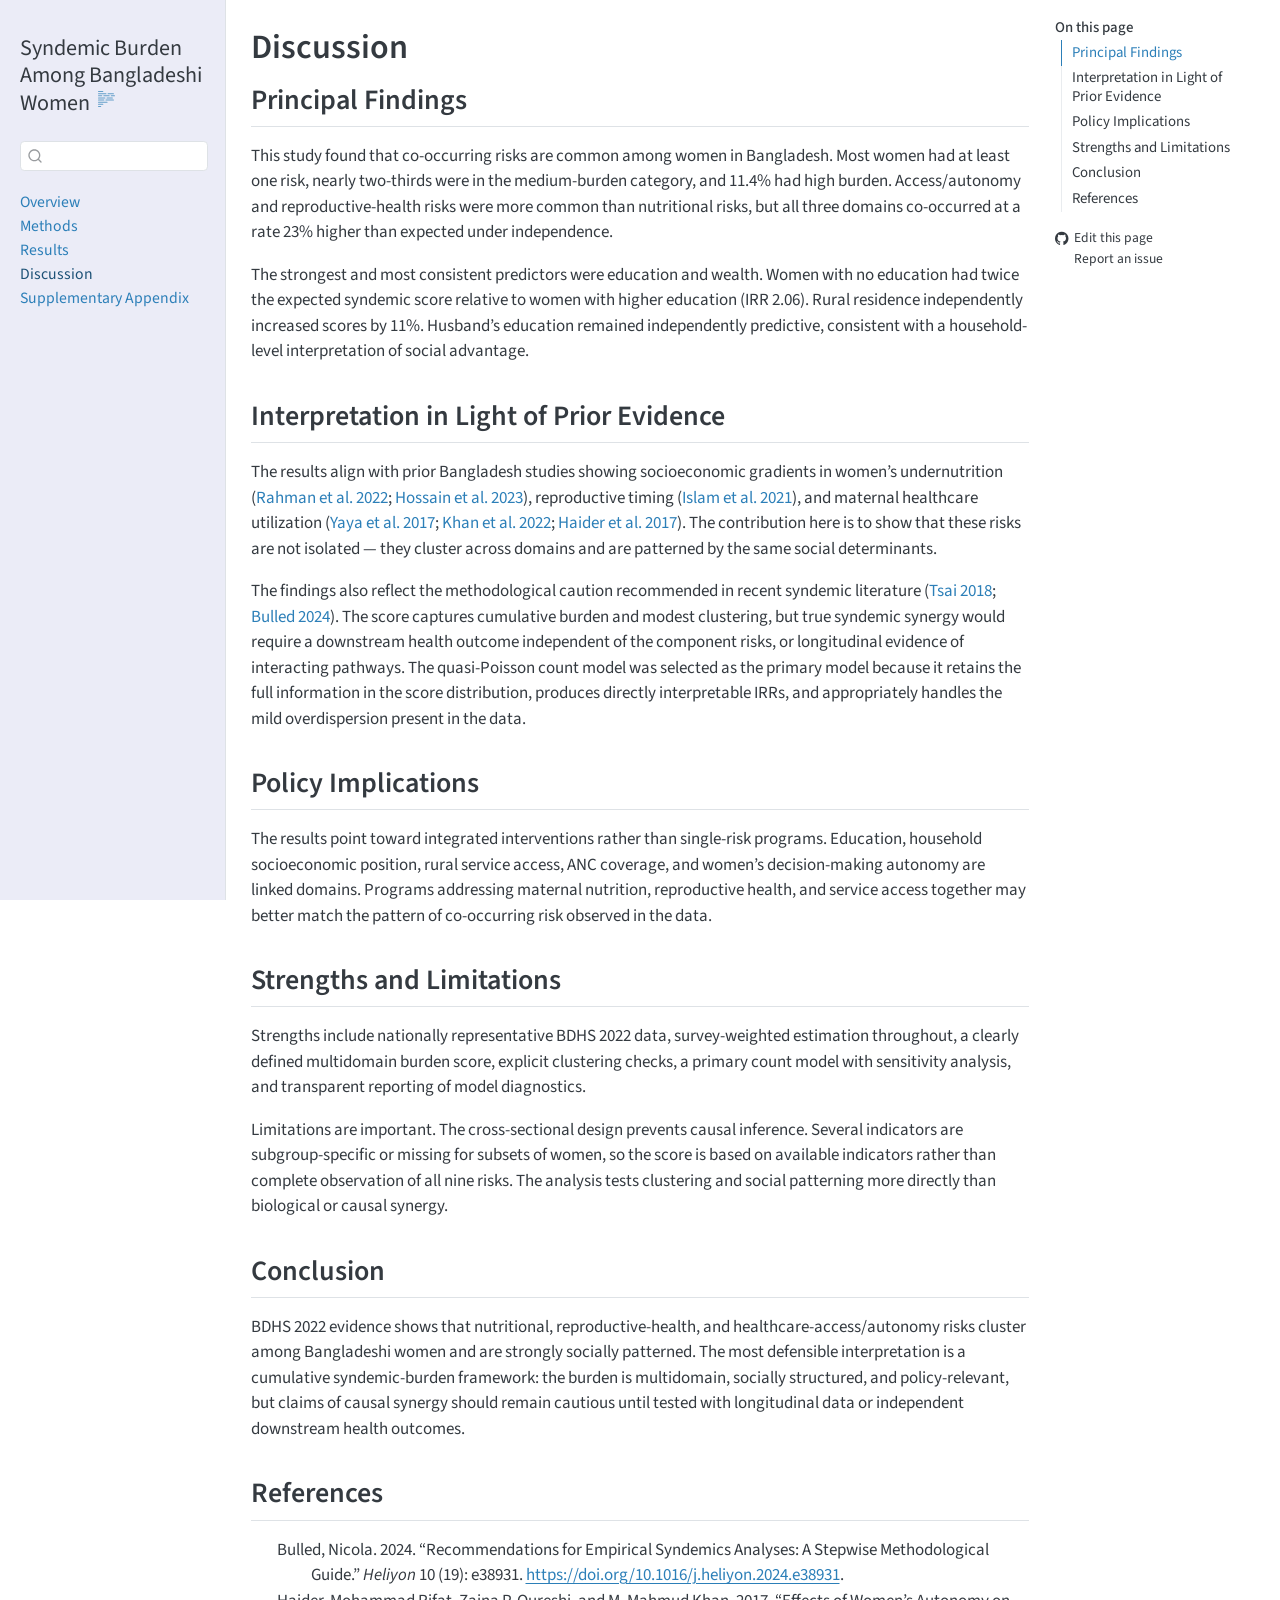
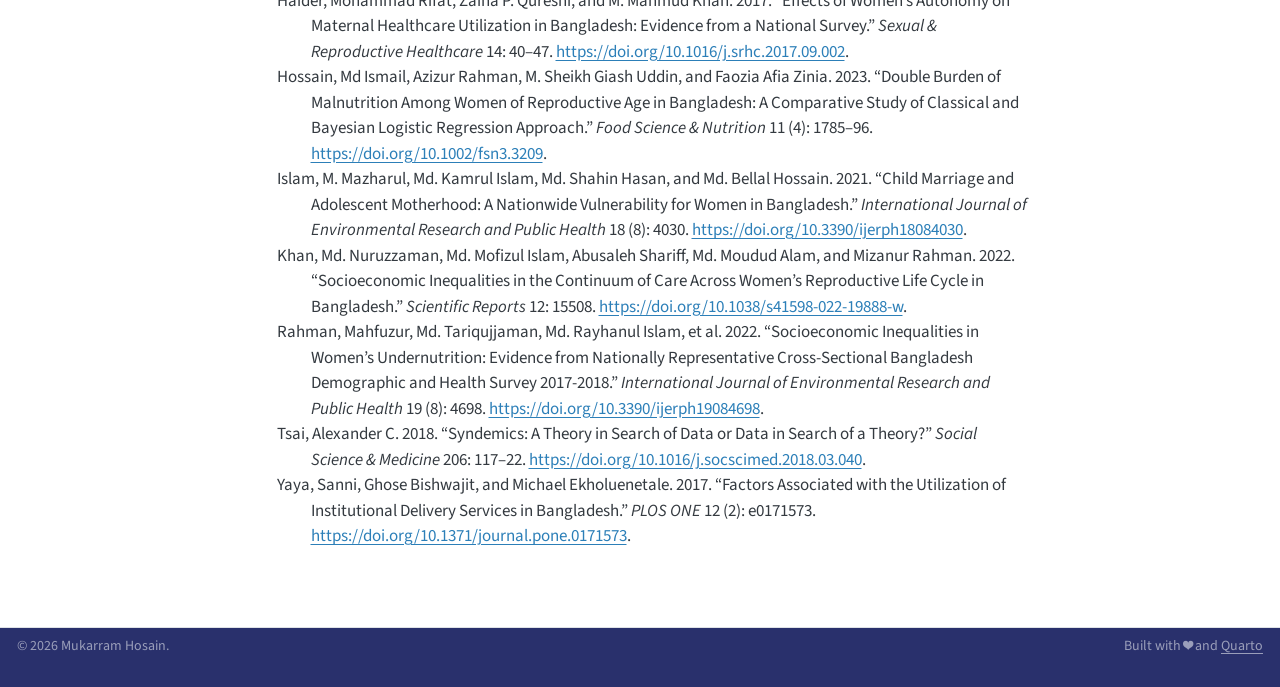
<file: docs/discussion.html>
<!DOCTYPE html>
<html xmlns="http://www.w3.org/1999/xhtml" lang="en" xml:lang="en"><head>

<meta charset="utf-8">
<meta name="generator" content="quarto-1.9.37">

<meta name="viewport" content="width=device-width, initial-scale=1.0, user-scalable=yes">


<title>Discussion – Syndemic Burden Among Bangladeshi Women</title>
<style>
/* Default styles provided by pandoc.
** See https://pandoc.org/MANUAL.html#variables-for-html for config info.
*/
code{white-space: pre-wrap;}
span.smallcaps{font-variant: small-caps;}
div.columns{display: flex; gap: min(4vw, 1.5em);}
div.column{flex: auto; overflow-x: auto;}
div.hanging-indent{margin-left: 1.5em; text-indent: -1.5em;}
ul.task-list{list-style: none;}
ul.task-list li input[type="checkbox"] {
  width: 0.8em;
  margin: 0 0.8em 0.2em -1em; /* quarto-specific, see https://github.com/quarto-dev/quarto-cli/issues/4556 */ 
  vertical-align: middle;
}
/* CSS for citations */
div.csl-bib-body { }
div.csl-entry {
  clear: both;
}
.hanging-indent div.csl-entry {
  margin-left:2em;
  text-indent:-2em;
}
div.csl-left-margin {
  min-width:2em;
  float:left;
}
div.csl-right-inline {
  margin-left:2em;
  padding-left:1em;
}
div.csl-indent {
  margin-left: 2em;
}</style>


<script src="site_libs/quarto-nav/quarto-nav.js"></script>
<script src="site_libs/clipboard/clipboard.min.js"></script>
<script src="site_libs/quarto-search/autocomplete.umd.js"></script>
<script src="site_libs/quarto-search/fuse.min.js"></script>
<script src="site_libs/quarto-search/quarto-search.js"></script>
<meta name="quarto:offset" content="./">
<script src="site_libs/quarto-html/quarto.js" type="module"></script>
<script src="site_libs/quarto-html/tabsets/tabsets.js" type="module"></script>
<script src="site_libs/quarto-html/popper.min.js"></script>
<script src="site_libs/quarto-html/tippy.umd.min.js"></script>
<script src="site_libs/quarto-html/anchor.min.js"></script>
<link href="site_libs/quarto-html/tippy.css" rel="stylesheet">
<link href="site_libs/quarto-html/quarto-syntax-highlighting-7f8f88aac4f3542376d5c11b86a4c14d.css" rel="stylesheet" id="quarto-text-highlighting-styles">
<script src="site_libs/bootstrap/bootstrap.min.js"></script>
<link href="site_libs/bootstrap/bootstrap-icons.css" rel="stylesheet">
<link href="site_libs/bootstrap/bootstrap-77fa92fe4bb62883f4bbdc28ef35cd19.min.css" rel="stylesheet" append-hash="true" id="quarto-bootstrap" data-mode="light">
<script id="quarto-search-options" type="application/json">{
  "location": "sidebar",
  "copy-button": false,
  "collapse-after": 3,
  "panel-placement": "start",
  "type": "textbox",
  "limit": 50,
  "keyboard-shortcut": [
    "f",
    "/",
    "s"
  ],
  "show-item-context": false,
  "language": {
    "search-no-results-text": "No results",
    "search-matching-documents-text": "matching documents",
    "search-copy-link-title": "Copy link to search",
    "search-hide-matches-text": "Hide additional matches",
    "search-more-match-text": "more match in this document",
    "search-more-matches-text": "more matches in this document",
    "search-clear-button-title": "Clear",
    "search-text-placeholder": "",
    "search-detached-cancel-button-title": "Cancel",
    "search-submit-button-title": "Submit",
    "search-label": "Search"
  }
}</script>
<style>html{ scroll-behavior: smooth; }</style>


</head>

<body class="nav-sidebar docked quarto-light">

<div id="quarto-search-results"></div>
  <header id="quarto-header" class="headroom fixed-top">
  <nav class="quarto-secondary-nav">
    <div class="container-fluid d-flex">
      <button type="button" class="quarto-btn-toggle btn" data-bs-toggle="collapse" role="button" data-bs-target=".quarto-sidebar-collapse-item" aria-controls="quarto-sidebar" aria-expanded="false" aria-label="Toggle sidebar navigation" onclick="if (window.quartoToggleHeadroom) { window.quartoToggleHeadroom(); }">
        <i class="bi bi-layout-text-sidebar-reverse"></i>
      </button>
        <nav class="quarto-page-breadcrumbs" aria-label="breadcrumb"><ol class="breadcrumb"><li class="breadcrumb-item"><a href="./discussion.html">Discussion</a></li></ol></nav>
        <a class="flex-grow-1" role="navigation" data-bs-toggle="collapse" data-bs-target=".quarto-sidebar-collapse-item" aria-controls="quarto-sidebar" aria-expanded="false" aria-label="Toggle sidebar navigation" onclick="if (window.quartoToggleHeadroom) { window.quartoToggleHeadroom(); }">      
        </a>
      <button type="button" class="btn quarto-search-button" aria-label="Search" onclick="window.quartoOpenSearch();">
        <i class="bi bi-search"></i>
      </button>
    </div>
  </nav>
</header>
<!-- content -->
<div id="quarto-content" class="quarto-container page-columns page-rows-contents page-layout-article">
<!-- sidebar -->
  <nav id="quarto-sidebar" class="sidebar collapse collapse-horizontal quarto-sidebar-collapse-item sidebar-navigation docked overflow-auto">
    <div class="pt-lg-2 mt-2 text-left sidebar-header">
    <div class="sidebar-title mb-0 py-0">
      <a href="./">Syndemic Burden Among Bangladeshi Women</a> 
        <div class="sidebar-tools-main">
  <a href="" class="quarto-reader-toggle quarto-navigation-tool px-1" onclick="window.quartoToggleReader(); return false;" title="Toggle reader mode">
  <div class="quarto-reader-toggle-btn">
  <i class="bi"></i>
  </div>
</a>
</div>
    </div>
      </div>
        <div class="mt-2 flex-shrink-0 align-items-center">
        <div class="sidebar-search">
        <div id="quarto-search" class="" title="Search"></div>
        </div>
        </div>
    <div class="sidebar-menu-container"> 
    <ul class="list-unstyled mt-1">
        <li class="sidebar-item">
  <div class="sidebar-item-container"> 
  <a href="./index.html" class="sidebar-item-text sidebar-link">
 <span class="menu-text">Overview</span></a>
  </div>
</li>
        <li class="sidebar-item">
  <div class="sidebar-item-container"> 
  <a href="./methods.html" class="sidebar-item-text sidebar-link">
 <span class="menu-text">Methods</span></a>
  </div>
</li>
        <li class="sidebar-item">
  <div class="sidebar-item-container"> 
  <a href="./results.html" class="sidebar-item-text sidebar-link">
 <span class="menu-text">Results</span></a>
  </div>
</li>
        <li class="sidebar-item">
  <div class="sidebar-item-container"> 
  <a href="./discussion.html" class="sidebar-item-text sidebar-link active">
 <span class="menu-text">Discussion</span></a>
  </div>
</li>
        <li class="sidebar-item">
  <div class="sidebar-item-container"> 
  <a href="./appendix.html" class="sidebar-item-text sidebar-link">
 <span class="menu-text">Supplementary Appendix</span></a>
  </div>
</li>
    </ul>
    </div>
</nav>
<div id="quarto-sidebar-glass" class="quarto-sidebar-collapse-item" data-bs-toggle="collapse" data-bs-target=".quarto-sidebar-collapse-item"></div>
<!-- margin-sidebar -->
    <div id="quarto-margin-sidebar" class="sidebar margin-sidebar">
        <nav id="TOC" role="doc-toc" class="toc-active">
    <h2 id="toc-title">On this page</h2>
   
  <ul>
  <li><a href="#principal-findings" id="toc-principal-findings" class="nav-link active" data-scroll-target="#principal-findings">Principal Findings</a></li>
  <li><a href="#interpretation-in-light-of-prior-evidence" id="toc-interpretation-in-light-of-prior-evidence" class="nav-link" data-scroll-target="#interpretation-in-light-of-prior-evidence">Interpretation in Light of Prior Evidence</a></li>
  <li><a href="#policy-implications" id="toc-policy-implications" class="nav-link" data-scroll-target="#policy-implications">Policy Implications</a></li>
  <li><a href="#strengths-and-limitations" id="toc-strengths-and-limitations" class="nav-link" data-scroll-target="#strengths-and-limitations">Strengths and Limitations</a></li>
  <li><a href="#conclusion" id="toc-conclusion" class="nav-link" data-scroll-target="#conclusion">Conclusion</a></li>
  <li><a href="#references" id="toc-references" class="nav-link" data-scroll-target="#references">References</a></li>
  </ul>
<div class="toc-actions"><ul><li><a href="https://github.com/moccaram/syndemic-analysis/edit/main/discussion.qmd" class="toc-action"><i class="bi bi-github"></i>Edit this page</a></li><li><a href="https://github.com/moccaram/syndemic-analysis/issues/new" class="toc-action"><i class="bi empty"></i>Report an issue</a></li></ul></div></nav>
    </div>
<!-- main -->
<main class="content" id="quarto-document-content">

<header id="title-block-header" class="quarto-title-block default">
<div class="quarto-title">
<h1 class="title">Discussion</h1>
</div>



<div class="quarto-title-meta">

    
  
    
  </div>
  


</header>


<section id="principal-findings" class="level2">
<h2 class="anchored" data-anchor-id="principal-findings">Principal Findings</h2>
<p>This study found that co-occurring risks are common among women in Bangladesh. Most women had at least one risk, nearly two-thirds were in the medium-burden category, and 11.4% had high burden. Access/autonomy and reproductive-health risks were more common than nutritional risks, but all three domains co-occurred at a rate 23% higher than expected under independence.</p>
<p>The strongest and most consistent predictors were education and wealth. Women with no education had twice the expected syndemic score relative to women with higher education (IRR 2.06). Rural residence independently increased scores by 11%. Husband’s education remained independently predictive, consistent with a household-level interpretation of social advantage.</p>
</section>
<section id="interpretation-in-light-of-prior-evidence" class="level2">
<h2 class="anchored" data-anchor-id="interpretation-in-light-of-prior-evidence">Interpretation in Light of Prior Evidence</h2>
<p>The results align with prior Bangladesh studies showing socioeconomic gradients in women’s undernutrition <span class="citation" data-cites="rahman2022undernutrition hossain2023doubleburden">(<a href="#ref-rahman2022undernutrition" role="doc-biblioref">Rahman et al. 2022</a>; <a href="#ref-hossain2023doubleburden" role="doc-biblioref">Hossain et al. 2023</a>)</span>, reproductive timing <span class="citation" data-cites="islam2021childmarriage">(<a href="#ref-islam2021childmarriage" role="doc-biblioref">Islam et al. 2021</a>)</span>, and maternal healthcare utilization <span class="citation" data-cites="yaya2017delivery khan2022continuum haider2017autonomy">(<a href="#ref-yaya2017delivery" role="doc-biblioref">Yaya et al. 2017</a>; <a href="#ref-khan2022continuum" role="doc-biblioref">Khan et al. 2022</a>; <a href="#ref-haider2017autonomy" role="doc-biblioref">Haider et al. 2017</a>)</span>. The contribution here is to show that these risks are not isolated — they cluster across domains and are patterned by the same social determinants.</p>
<p>The findings also reflect the methodological caution recommended in recent syndemic literature <span class="citation" data-cites="tsai2018syndemics bulled2024guide">(<a href="#ref-tsai2018syndemics" role="doc-biblioref">Tsai 2018</a>; <a href="#ref-bulled2024guide" role="doc-biblioref">Bulled 2024</a>)</span>. The score captures cumulative burden and modest clustering, but true syndemic synergy would require a downstream health outcome independent of the component risks, or longitudinal evidence of interacting pathways. The quasi-Poisson count model was selected as the primary model because it retains the full information in the score distribution, produces directly interpretable IRRs, and appropriately handles the mild overdispersion present in the data.</p>
</section>
<section id="policy-implications" class="level2">
<h2 class="anchored" data-anchor-id="policy-implications">Policy Implications</h2>
<p>The results point toward integrated interventions rather than single-risk programs. Education, household socioeconomic position, rural service access, ANC coverage, and women’s decision-making autonomy are linked domains. Programs addressing maternal nutrition, reproductive health, and service access together may better match the pattern of co-occurring risk observed in the data.</p>
</section>
<section id="strengths-and-limitations" class="level2">
<h2 class="anchored" data-anchor-id="strengths-and-limitations">Strengths and Limitations</h2>
<p>Strengths include nationally representative BDHS 2022 data, survey-weighted estimation throughout, a clearly defined multidomain burden score, explicit clustering checks, a primary count model with sensitivity analysis, and transparent reporting of model diagnostics.</p>
<p>Limitations are important. The cross-sectional design prevents causal inference. Several indicators are subgroup-specific or missing for subsets of women, so the score is based on available indicators rather than complete observation of all nine risks. The analysis tests clustering and social patterning more directly than biological or causal synergy.</p>
</section>
<section id="conclusion" class="level2">
<h2 class="anchored" data-anchor-id="conclusion">Conclusion</h2>
<p>BDHS 2022 evidence shows that nutritional, reproductive-health, and healthcare-access/autonomy risks cluster among Bangladeshi women and are strongly socially patterned. The most defensible interpretation is a cumulative syndemic-burden framework: the burden is multidomain, socially structured, and policy-relevant, but claims of causal synergy should remain cautious until tested with longitudinal data or independent downstream health outcomes.</p>
</section>
<section id="references" class="level2">
<h2 class="anchored" data-anchor-id="references">References</h2>
<div id="refs" class="references csl-bib-body hanging-indent" role="list">
<div id="ref-bulled2024guide" class="csl-entry" role="listitem">
Bulled, Nicola. 2024. <span>“Recommendations for Empirical Syndemics Analyses: A Stepwise Methodological Guide.”</span> <em>Heliyon</em> 10 (19): e38931. <a href="https://doi.org/10.1016/j.heliyon.2024.e38931">https://doi.org/10.1016/j.heliyon.2024.e38931</a>.
</div>
<div id="ref-haider2017autonomy" class="csl-entry" role="listitem">
Haider, Mohammad Rifat, Zaina P. Qureshi, and M. Mahmud Khan. 2017. <span>“Effects of Women’s Autonomy on Maternal Healthcare Utilization in Bangladesh: Evidence from a National Survey.”</span> <em>Sexual &amp; Reproductive Healthcare</em> 14: 40–47. <a href="https://doi.org/10.1016/j.srhc.2017.09.002">https://doi.org/10.1016/j.srhc.2017.09.002</a>.
</div>
<div id="ref-hossain2023doubleburden" class="csl-entry" role="listitem">
Hossain, Md Ismail, Azizur Rahman, M. Sheikh Giash Uddin, and Faozia Afia Zinia. 2023. <span>“Double Burden of Malnutrition Among Women of Reproductive Age in Bangladesh: A Comparative Study of Classical and Bayesian Logistic Regression Approach.”</span> <em>Food Science &amp; Nutrition</em> 11 (4): 1785–96. <a href="https://doi.org/10.1002/fsn3.3209">https://doi.org/10.1002/fsn3.3209</a>.
</div>
<div id="ref-islam2021childmarriage" class="csl-entry" role="listitem">
Islam, M. Mazharul, Md. Kamrul Islam, Md. Shahin Hasan, and Md. Bellal Hossain. 2021. <span>“Child Marriage and Adolescent Motherhood: A Nationwide Vulnerability for Women in Bangladesh.”</span> <em>International Journal of Environmental Research and Public Health</em> 18 (8): 4030. <a href="https://doi.org/10.3390/ijerph18084030">https://doi.org/10.3390/ijerph18084030</a>.
</div>
<div id="ref-khan2022continuum" class="csl-entry" role="listitem">
Khan, Md. Nuruzzaman, Md. Mofizul Islam, Abusaleh Shariff, Md. Moudud Alam, and Mizanur Rahman. 2022. <span>“Socioeconomic Inequalities in the Continuum of Care Across Women’s Reproductive Life Cycle in Bangladesh.”</span> <em>Scientific Reports</em> 12: 15508. <a href="https://doi.org/10.1038/s41598-022-19888-w">https://doi.org/10.1038/s41598-022-19888-w</a>.
</div>
<div id="ref-rahman2022undernutrition" class="csl-entry" role="listitem">
Rahman, Mahfuzur, Md. Tariqujjaman, Md. Rayhanul Islam, et al. 2022. <span>“Socioeconomic Inequalities in Women’s Undernutrition: Evidence from Nationally Representative Cross-Sectional Bangladesh Demographic and Health Survey 2017-2018.”</span> <em>International Journal of Environmental Research and Public Health</em> 19 (8): 4698. <a href="https://doi.org/10.3390/ijerph19084698">https://doi.org/10.3390/ijerph19084698</a>.
</div>
<div id="ref-tsai2018syndemics" class="csl-entry" role="listitem">
Tsai, Alexander C. 2018. <span>“Syndemics: A Theory in Search of Data or Data in Search of a Theory?”</span> <em>Social Science &amp; Medicine</em> 206: 117–22. <a href="https://doi.org/10.1016/j.socscimed.2018.03.040">https://doi.org/10.1016/j.socscimed.2018.03.040</a>.
</div>
<div id="ref-yaya2017delivery" class="csl-entry" role="listitem">
Yaya, Sanni, Ghose Bishwajit, and Michael Ekholuenetale. 2017. <span>“Factors Associated with the Utilization of Institutional Delivery Services in Bangladesh.”</span> <em>PLOS ONE</em> 12 (2): e0171573. <a href="https://doi.org/10.1371/journal.pone.0171573">https://doi.org/10.1371/journal.pone.0171573</a>.
</div>
</div>


</section>

</main> <!-- /main -->
<script id="quarto-html-after-body" type="application/javascript">
  window.document.addEventListener("DOMContentLoaded", function (event) {
    const icon = "";
    const anchorJS = new window.AnchorJS();
    anchorJS.options = {
      placement: 'right',
      icon: icon
    };
    anchorJS.add('.anchored');
    const isCodeAnnotation = (el) => {
      for (const clz of el.classList) {
        if (clz.startsWith('code-annotation-')) {                     
          return true;
        }
      }
      return false;
    }
    const onCopySuccess = function(e) {
      // button target
      const button = e.trigger;
      // don't keep focus
      button.blur();
      // flash "checked"
      button.classList.add('code-copy-button-checked');
      var currentTitle = button.getAttribute("title");
      button.setAttribute("title", "Copied!");
      let tooltip;
      if (window.bootstrap) {
        button.setAttribute("data-bs-toggle", "tooltip");
        button.setAttribute("data-bs-placement", "left");
        button.setAttribute("data-bs-title", "Copied!");
        tooltip = new bootstrap.Tooltip(button, 
          { trigger: "manual", 
            customClass: "code-copy-button-tooltip",
            offset: [0, -8]});
        tooltip.show();    
      }
      setTimeout(function() {
        if (tooltip) {
          tooltip.hide();
          button.removeAttribute("data-bs-title");
          button.removeAttribute("data-bs-toggle");
          button.removeAttribute("data-bs-placement");
        }
        button.setAttribute("title", currentTitle);
        button.classList.remove('code-copy-button-checked');
      }, 1000);
      // clear code selection
      e.clearSelection();
    }
    const getTextToCopy = function(trigger) {
      const outerScaffold = trigger.parentElement.cloneNode(true);
      const codeEl = outerScaffold.querySelector('code');
      for (const childEl of codeEl.children) {
        if (isCodeAnnotation(childEl)) {
          childEl.remove();
        }
      }
      return codeEl.innerText;
    }
    const clipboard = new window.ClipboardJS('.code-copy-button:not([data-in-quarto-modal])', {
      text: getTextToCopy
    });
    clipboard.on('success', onCopySuccess);
    if (window.document.getElementById('quarto-embedded-source-code-modal')) {
      const clipboardModal = new window.ClipboardJS('.code-copy-button[data-in-quarto-modal]', {
        text: getTextToCopy,
        container: window.document.getElementById('quarto-embedded-source-code-modal')
      });
      clipboardModal.on('success', onCopySuccess);
    }
      var localhostRegex = new RegExp(/^(?:http|https):\/\/localhost\:?[0-9]*\//);
      var mailtoRegex = new RegExp(/^mailto:/);
        var filterRegex = new RegExp("https:\/\/moccaram\.github\.io\/syndemic-analysis\/");
      var isInternal = (href) => {
          return filterRegex.test(href) || localhostRegex.test(href) || mailtoRegex.test(href);
      }
      // Inspect non-navigation links and adorn them if external
     var links = window.document.querySelectorAll('a[href]:not(.nav-link):not(.navbar-brand):not(.toc-action):not(.sidebar-link):not(.sidebar-item-toggle):not(.pagination-link):not(.no-external):not([aria-hidden]):not(.dropdown-item):not(.quarto-navigation-tool):not(.about-link)');
      for (var i=0; i<links.length; i++) {
        const link = links[i];
        if (!isInternal(link.href)) {
          // undo the damage that might have been done by quarto-nav.js in the case of
          // links that we want to consider external
          if (link.dataset.originalHref !== undefined) {
            link.href = link.dataset.originalHref;
          }
        }
      }
    function tippyHover(el, contentFn, onTriggerFn, onUntriggerFn) {
      const config = {
        allowHTML: true,
        maxWidth: 500,
        delay: 100,
        arrow: false,
        appendTo: function(el) {
            return el.parentElement;
        },
        interactive: true,
        interactiveBorder: 10,
        theme: 'quarto',
        placement: 'bottom-start',
      };
      if (contentFn) {
        config.content = contentFn;
      }
      if (onTriggerFn) {
        config.onTrigger = onTriggerFn;
      }
      if (onUntriggerFn) {
        config.onUntrigger = onUntriggerFn;
      }
      window.tippy(el, config); 
    }
    const noterefs = window.document.querySelectorAll('a[role="doc-noteref"]');
    for (var i=0; i<noterefs.length; i++) {
      const ref = noterefs[i];
      tippyHover(ref, function() {
        // use id or data attribute instead here
        let href = ref.getAttribute('data-footnote-href') || ref.getAttribute('href');
        try { href = new URL(href).hash; } catch {}
        const id = href.replace(/^#\/?/, "");
        const note = window.document.getElementById(id);
        if (note) {
          return note.innerHTML;
        } else {
          return "";
        }
      });
    }
    const xrefs = window.document.querySelectorAll('a.quarto-xref');
    const processXRef = (id, note) => {
      // Strip column container classes
      const stripColumnClz = (el) => {
        el.classList.remove("page-full", "page-columns");
        if (el.children) {
          for (const child of el.children) {
            stripColumnClz(child);
          }
        }
      }
      stripColumnClz(note)
      if (id === null || id.startsWith('sec-')) {
        // Special case sections, only their first couple elements
        const container = document.createElement("div");
        if (note.children && note.children.length > 2) {
          container.appendChild(note.children[0].cloneNode(true));
          for (let i = 1; i < note.children.length; i++) {
            const child = note.children[i];
            if (child.tagName === "P" && child.innerText === "") {
              continue;
            } else {
              container.appendChild(child.cloneNode(true));
              break;
            }
          }
          if (window.Quarto?.typesetMath) {
            window.Quarto.typesetMath(container);
          }
          return container.innerHTML
        } else {
          if (window.Quarto?.typesetMath) {
            window.Quarto.typesetMath(note);
          }
          return note.innerHTML;
        }
      } else {
        // Remove any anchor links if they are present
        const anchorLink = note.querySelector('a.anchorjs-link');
        if (anchorLink) {
          anchorLink.remove();
        }
        if (window.Quarto?.typesetMath) {
          window.Quarto.typesetMath(note);
        }
        if (note.classList.contains("callout")) {
          return note.outerHTML;
        } else {
          return note.innerHTML;
        }
      }
    }
    for (var i=0; i<xrefs.length; i++) {
      const xref = xrefs[i];
      tippyHover(xref, undefined, function(instance) {
        instance.disable();
        let url = xref.getAttribute('href');
        let hash = undefined; 
        if (url.startsWith('#')) {
          hash = url;
        } else {
          try { hash = new URL(url).hash; } catch {}
        }
        if (hash) {
          const id = hash.replace(/^#\/?/, "");
          const note = window.document.getElementById(id);
          if (note !== null) {
            try {
              const html = processXRef(id, note.cloneNode(true));
              instance.setContent(html);
            } finally {
              instance.enable();
              instance.show();
            }
          } else {
            // See if we can fetch this
            fetch(url.split('#')[0])
            .then(res => res.text())
            .then(html => {
              const parser = new DOMParser();
              const htmlDoc = parser.parseFromString(html, "text/html");
              const note = htmlDoc.getElementById(id);
              if (note !== null) {
                const html = processXRef(id, note);
                instance.setContent(html);
              } 
            }).finally(() => {
              instance.enable();
              instance.show();
            });
          }
        } else {
          // See if we can fetch a full url (with no hash to target)
          // This is a special case and we should probably do some content thinning / targeting
          fetch(url)
          .then(res => res.text())
          .then(html => {
            const parser = new DOMParser();
            const htmlDoc = parser.parseFromString(html, "text/html");
            const note = htmlDoc.querySelector('main.content');
            if (note !== null) {
              // This should only happen for chapter cross references
              // (since there is no id in the URL)
              // remove the first header
              if (note.children.length > 0 && note.children[0].tagName === "HEADER") {
                note.children[0].remove();
              }
              const html = processXRef(null, note);
              instance.setContent(html);
            } 
          }).finally(() => {
            instance.enable();
            instance.show();
          });
        }
      }, function(instance) {
      });
    }
        let selectedAnnoteEl;
        const selectorForAnnotation = ( cell, annotation) => {
          let cellAttr = 'data-code-cell="' + cell + '"';
          let lineAttr = 'data-code-annotation="' +  annotation + '"';
          const selector = 'span[' + cellAttr + '][' + lineAttr + ']';
          return selector;
        }
        const selectCodeLines = (annoteEl) => {
          const doc = window.document;
          const targetCell = annoteEl.getAttribute("data-target-cell");
          const targetAnnotation = annoteEl.getAttribute("data-target-annotation");
          const annoteSpan = window.document.querySelector(selectorForAnnotation(targetCell, targetAnnotation));
          const lines = annoteSpan.getAttribute("data-code-lines").split(",");
          const lineIds = lines.map((line) => {
            return targetCell + "-" + line;
          })
          let top = null;
          let height = null;
          let parent = null;
          if (lineIds.length > 0) {
              //compute the position of the single el (top and bottom and make a div)
              const el = window.document.getElementById(lineIds[0]);
              top = el.offsetTop;
              height = el.offsetHeight;
              parent = el.parentElement.parentElement;
            if (lineIds.length > 1) {
              const lastEl = window.document.getElementById(lineIds[lineIds.length - 1]);
              const bottom = lastEl.offsetTop + lastEl.offsetHeight;
              height = bottom - top;
            }
            if (top !== null && height !== null && parent !== null) {
              // cook up a div (if necessary) and position it 
              let div = window.document.getElementById("code-annotation-line-highlight");
              if (div === null) {
                div = window.document.createElement("div");
                div.setAttribute("id", "code-annotation-line-highlight");
                div.style.position = 'absolute';
                parent.appendChild(div);
              }
              div.style.top = top - 2 + "px";
              div.style.height = height + 4 + "px";
              div.style.left = 0;
              let gutterDiv = window.document.getElementById("code-annotation-line-highlight-gutter");
              if (gutterDiv === null) {
                gutterDiv = window.document.createElement("div");
                gutterDiv.setAttribute("id", "code-annotation-line-highlight-gutter");
                gutterDiv.style.position = 'absolute';
                const codeCell = window.document.getElementById(targetCell);
                const gutter = codeCell.querySelector('.code-annotation-gutter');
                gutter.appendChild(gutterDiv);
              }
              gutterDiv.style.top = top - 2 + "px";
              gutterDiv.style.height = height + 4 + "px";
            }
            selectedAnnoteEl = annoteEl;
          }
        };
        const unselectCodeLines = () => {
          const elementsIds = ["code-annotation-line-highlight", "code-annotation-line-highlight-gutter"];
          elementsIds.forEach((elId) => {
            const div = window.document.getElementById(elId);
            if (div) {
              div.remove();
            }
          });
          selectedAnnoteEl = undefined;
        };
          // Handle positioning of the toggle
      window.addEventListener(
        "resize",
        throttle(() => {
          elRect = undefined;
          if (selectedAnnoteEl) {
            selectCodeLines(selectedAnnoteEl);
          }
        }, 10)
      );
      function throttle(fn, ms) {
      let throttle = false;
      let timer;
        return (...args) => {
          if(!throttle) { // first call gets through
              fn.apply(this, args);
              throttle = true;
          } else { // all the others get throttled
              if(timer) clearTimeout(timer); // cancel #2
              timer = setTimeout(() => {
                fn.apply(this, args);
                timer = throttle = false;
              }, ms);
          }
        };
      }
        // Attach click handler to the DT
        const annoteDls = window.document.querySelectorAll('dt[data-target-cell]');
        for (const annoteDlNode of annoteDls) {
          annoteDlNode.addEventListener('click', (event) => {
            const clickedEl = event.target;
            if (clickedEl !== selectedAnnoteEl) {
              unselectCodeLines();
              const activeEl = window.document.querySelector('dt[data-target-cell].code-annotation-active');
              if (activeEl) {
                activeEl.classList.remove('code-annotation-active');
              }
              selectCodeLines(clickedEl);
              clickedEl.classList.add('code-annotation-active');
            } else {
              // Unselect the line
              unselectCodeLines();
              clickedEl.classList.remove('code-annotation-active');
            }
          });
        }
    const findCites = (el) => {
      const parentEl = el.parentElement;
      if (parentEl) {
        const cites = parentEl.dataset.cites;
        if (cites) {
          return {
            el,
            cites: cites.split(' ')
          };
        } else {
          return findCites(el.parentElement)
        }
      } else {
        return undefined;
      }
    };
    var bibliorefs = window.document.querySelectorAll('a[role="doc-biblioref"]');
    for (var i=0; i<bibliorefs.length; i++) {
      const ref = bibliorefs[i];
      const citeInfo = findCites(ref);
      if (citeInfo) {
        tippyHover(citeInfo.el, function() {
          var popup = window.document.createElement('div');
          citeInfo.cites.forEach(function(cite) {
            var citeDiv = window.document.createElement('div');
            citeDiv.classList.add('hanging-indent');
            citeDiv.classList.add('csl-entry');
            var biblioDiv = window.document.getElementById('ref-' + cite);
            if (biblioDiv) {
              citeDiv.innerHTML = biblioDiv.innerHTML;
            }
            popup.appendChild(citeDiv);
          });
          return popup.innerHTML;
        });
      }
    }
  });
  </script>
</div> <!-- /content -->
<footer class="footer">
  <div class="nav-footer">
    <div class="nav-footer-left">
<p>© 2026 Mukarram Hosain.</p>
</div>   
    <div class="nav-footer-center">
      &nbsp;
    <div class="toc-actions d-sm-block d-md-none"><ul><li><a href="https://github.com/moccaram/syndemic-analysis/edit/main/discussion.qmd" class="toc-action"><i class="bi bi-github"></i>Edit this page</a></li><li><a href="https://github.com/moccaram/syndemic-analysis/issues/new" class="toc-action"><i class="bi empty"></i>Report an issue</a></li></ul></div></div>
    <div class="nav-footer-right">
<p>Built with ❤︎ and <a href="https://quarto.org/">Quarto</a></p>
</div>
  </div>
</footer>




<script src="site_libs/quarto-html/zenscroll-min.js"></script>
</body></html>
</file>
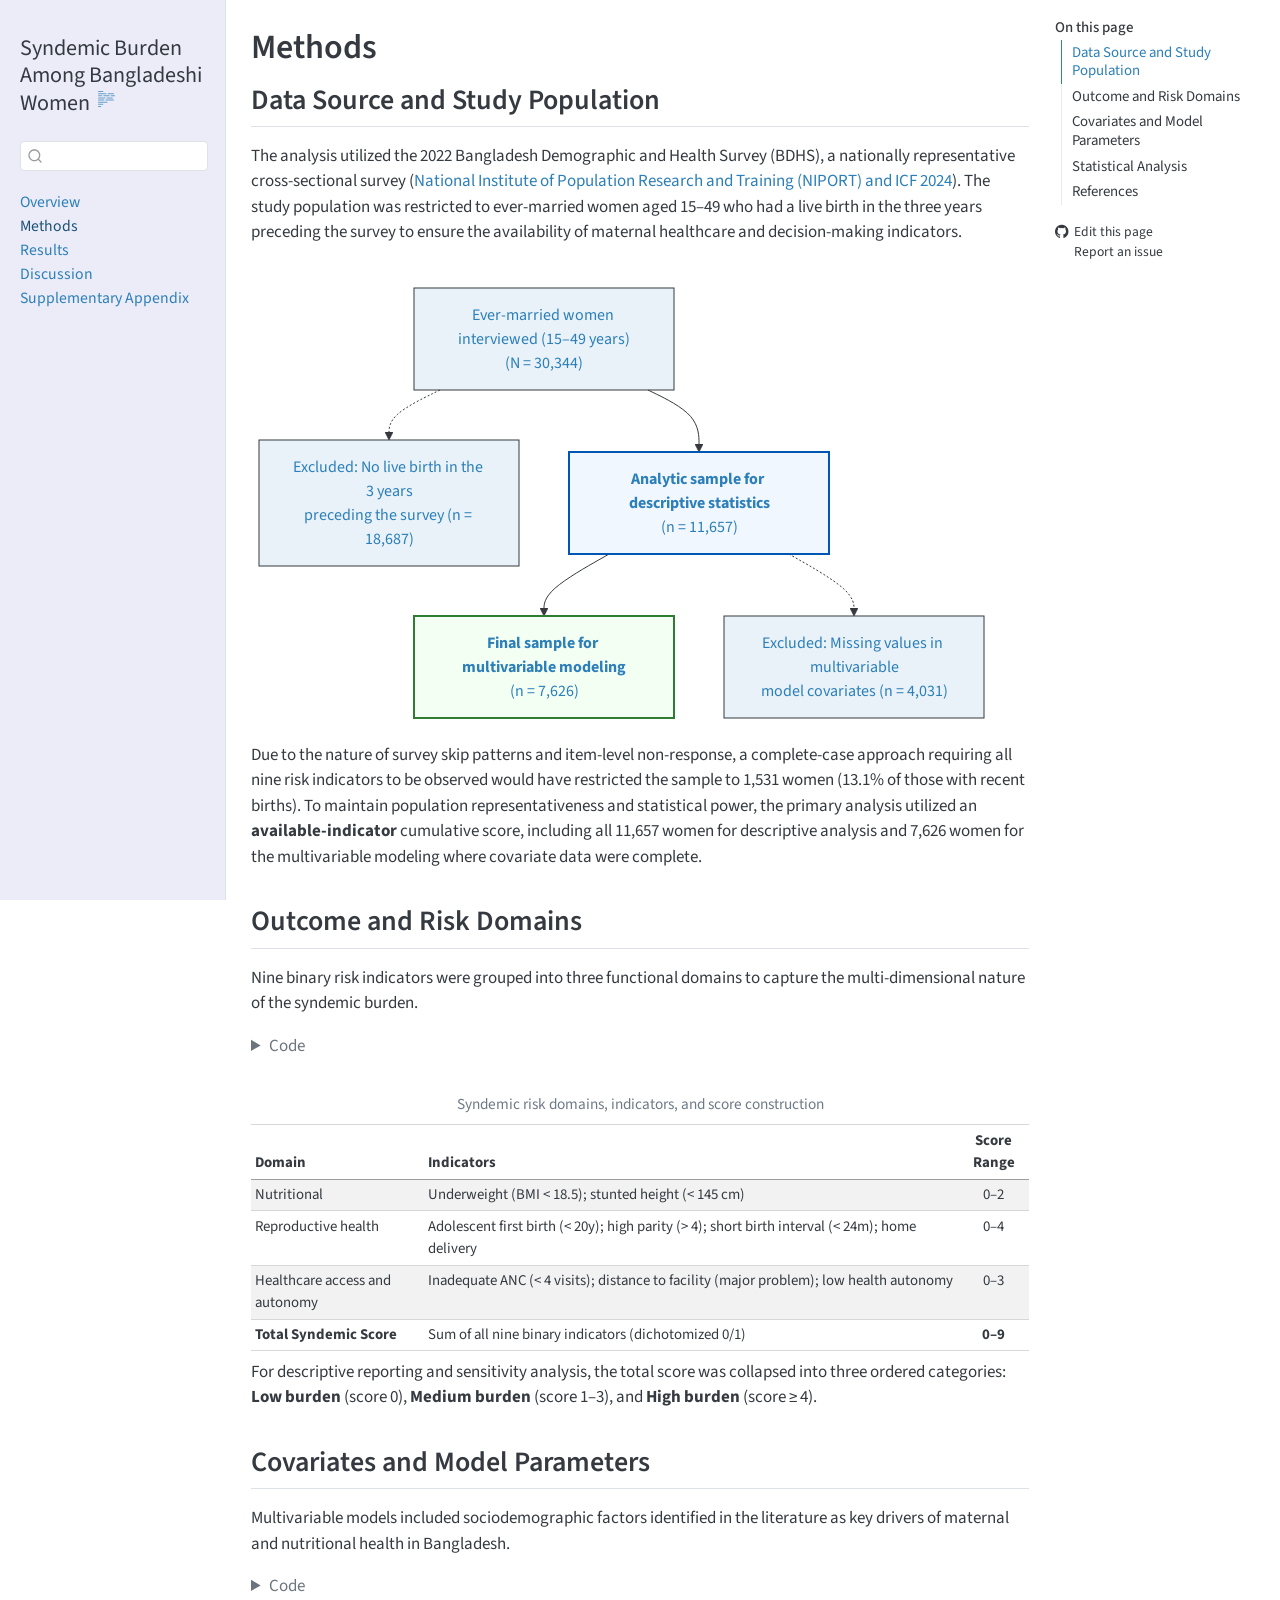
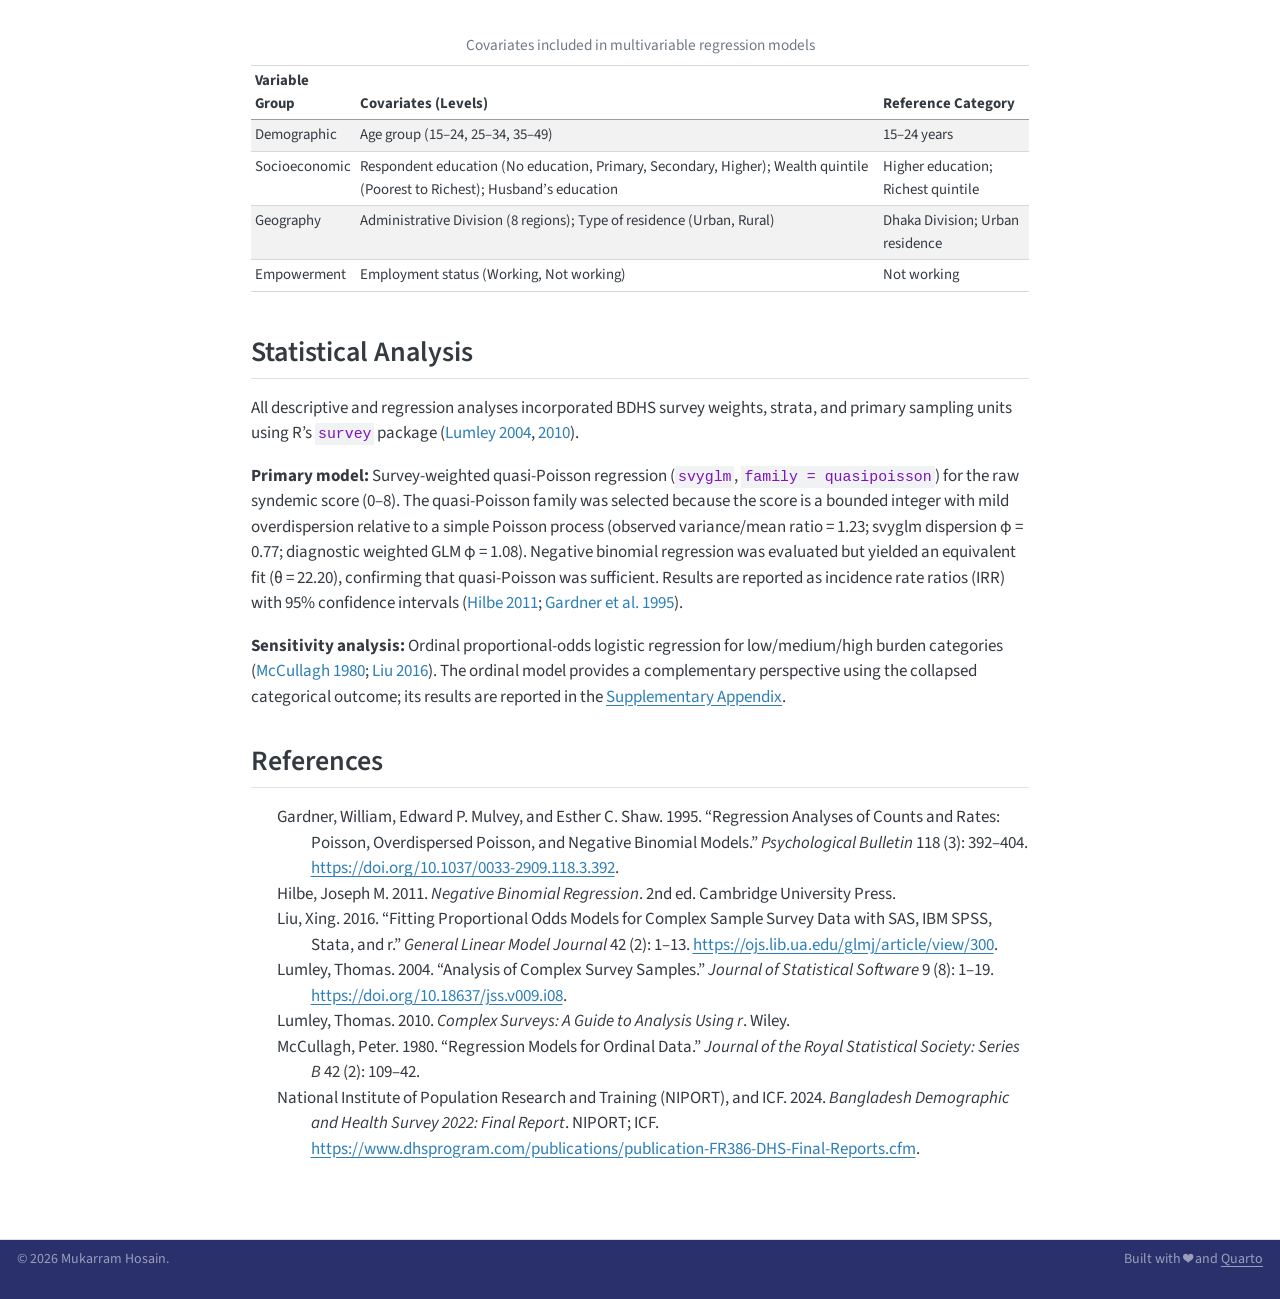
<file: docs/methods.html>
<!DOCTYPE html>
<html xmlns="http://www.w3.org/1999/xhtml" lang="en" xml:lang="en"><head>

<meta charset="utf-8">
<meta name="generator" content="quarto-1.9.37">

<meta name="viewport" content="width=device-width, initial-scale=1.0, user-scalable=yes">


<title>Methods – Syndemic Burden Among Bangladeshi Women</title>
<style>
/* Default styles provided by pandoc.
** See https://pandoc.org/MANUAL.html#variables-for-html for config info.
*/
code{white-space: pre-wrap;}
span.smallcaps{font-variant: small-caps;}
div.columns{display: flex; gap: min(4vw, 1.5em);}
div.column{flex: auto; overflow-x: auto;}
div.hanging-indent{margin-left: 1.5em; text-indent: -1.5em;}
ul.task-list{list-style: none;}
ul.task-list li input[type="checkbox"] {
  width: 0.8em;
  margin: 0 0.8em 0.2em -1em; /* quarto-specific, see https://github.com/quarto-dev/quarto-cli/issues/4556 */ 
  vertical-align: middle;
}
/* CSS for syntax highlighting */
html { -webkit-text-size-adjust: 100%; }
pre > code.sourceCode { white-space: pre; position: relative; }
pre > code.sourceCode > span { display: inline-block; line-height: 1.25; }
pre > code.sourceCode > span:empty { height: 1.2em; }
.sourceCode { overflow: visible; }
code.sourceCode > span { color: inherit; text-decoration: inherit; }
div.sourceCode { margin: 1em 0; }
pre.sourceCode { margin: 0; }
@media screen {
div.sourceCode { overflow: auto; }
}
@media print {
pre > code.sourceCode { white-space: pre-wrap; }
pre > code.sourceCode > span { text-indent: -5em; padding-left: 5em; }
}
pre.numberSource code
  { counter-reset: source-line 0; }
pre.numberSource code > span
  { position: relative; left: -4em; counter-increment: source-line; }
pre.numberSource code > span > a:first-child::before
  { content: counter(source-line);
    position: relative; left: -1em; text-align: right; vertical-align: baseline;
    border: none; display: inline-block;
    -webkit-touch-callout: none; -webkit-user-select: none;
    -khtml-user-select: none; -moz-user-select: none;
    -ms-user-select: none; user-select: none;
    padding: 0 4px; width: 4em;
  }
pre.numberSource { margin-left: 3em;  padding-left: 4px; }
div.sourceCode
  {   }
@media screen {
pre > code.sourceCode > span > a:first-child::before { text-decoration: underline; }
}
/* CSS for citations */
div.csl-bib-body { }
div.csl-entry {
  clear: both;
}
.hanging-indent div.csl-entry {
  margin-left:2em;
  text-indent:-2em;
}
div.csl-left-margin {
  min-width:2em;
  float:left;
}
div.csl-right-inline {
  margin-left:2em;
  padding-left:1em;
}
div.csl-indent {
  margin-left: 2em;
}</style>


<script src="site_libs/quarto-nav/quarto-nav.js"></script>
<script src="site_libs/clipboard/clipboard.min.js"></script>
<script src="site_libs/quarto-search/autocomplete.umd.js"></script>
<script src="site_libs/quarto-search/fuse.min.js"></script>
<script src="site_libs/quarto-search/quarto-search.js"></script>
<meta name="quarto:offset" content="./">
<script src="site_libs/quarto-html/quarto.js" type="module"></script>
<script src="site_libs/quarto-html/tabsets/tabsets.js" type="module"></script>
<script src="site_libs/quarto-html/popper.min.js"></script>
<script src="site_libs/quarto-html/tippy.umd.min.js"></script>
<script src="site_libs/quarto-html/anchor.min.js"></script>
<link href="site_libs/quarto-html/tippy.css" rel="stylesheet">
<link href="site_libs/quarto-html/quarto-syntax-highlighting-7f8f88aac4f3542376d5c11b86a4c14d.css" rel="stylesheet" id="quarto-text-highlighting-styles">
<script src="site_libs/bootstrap/bootstrap.min.js"></script>
<link href="site_libs/bootstrap/bootstrap-icons.css" rel="stylesheet">
<link href="site_libs/bootstrap/bootstrap-77fa92fe4bb62883f4bbdc28ef35cd19.min.css" rel="stylesheet" append-hash="true" id="quarto-bootstrap" data-mode="light">
<script id="quarto-search-options" type="application/json">{
  "location": "sidebar",
  "copy-button": false,
  "collapse-after": 3,
  "panel-placement": "start",
  "type": "textbox",
  "limit": 50,
  "keyboard-shortcut": [
    "f",
    "/",
    "s"
  ],
  "show-item-context": false,
  "language": {
    "search-no-results-text": "No results",
    "search-matching-documents-text": "matching documents",
    "search-copy-link-title": "Copy link to search",
    "search-hide-matches-text": "Hide additional matches",
    "search-more-match-text": "more match in this document",
    "search-more-matches-text": "more matches in this document",
    "search-clear-button-title": "Clear",
    "search-text-placeholder": "",
    "search-detached-cancel-button-title": "Cancel",
    "search-submit-button-title": "Submit",
    "search-label": "Search"
  }
}</script>
<style>html{ scroll-behavior: smooth; }</style>
<script src="site_libs/quarto-diagram/mermaid.min.js"></script>
<script src="site_libs/quarto-diagram/mermaid-init.js"></script>
<link href="site_libs/quarto-diagram/mermaid.css" rel="stylesheet">


</head>

<body class="nav-sidebar docked quarto-light">

<div id="quarto-search-results"></div>
  <header id="quarto-header" class="headroom fixed-top">
  <nav class="quarto-secondary-nav">
    <div class="container-fluid d-flex">
      <button type="button" class="quarto-btn-toggle btn" data-bs-toggle="collapse" role="button" data-bs-target=".quarto-sidebar-collapse-item" aria-controls="quarto-sidebar" aria-expanded="false" aria-label="Toggle sidebar navigation" onclick="if (window.quartoToggleHeadroom) { window.quartoToggleHeadroom(); }">
        <i class="bi bi-layout-text-sidebar-reverse"></i>
      </button>
        <nav class="quarto-page-breadcrumbs" aria-label="breadcrumb"><ol class="breadcrumb"><li class="breadcrumb-item"><a href="./methods.html">Methods</a></li></ol></nav>
        <a class="flex-grow-1" role="navigation" data-bs-toggle="collapse" data-bs-target=".quarto-sidebar-collapse-item" aria-controls="quarto-sidebar" aria-expanded="false" aria-label="Toggle sidebar navigation" onclick="if (window.quartoToggleHeadroom) { window.quartoToggleHeadroom(); }">      
        </a>
      <button type="button" class="btn quarto-search-button" aria-label="Search" onclick="window.quartoOpenSearch();">
        <i class="bi bi-search"></i>
      </button>
    </div>
  </nav>
</header>
<!-- content -->
<div id="quarto-content" class="quarto-container page-columns page-rows-contents page-layout-article">
<!-- sidebar -->
  <nav id="quarto-sidebar" class="sidebar collapse collapse-horizontal quarto-sidebar-collapse-item sidebar-navigation docked overflow-auto">
    <div class="pt-lg-2 mt-2 text-left sidebar-header">
    <div class="sidebar-title mb-0 py-0">
      <a href="./">Syndemic Burden Among Bangladeshi Women</a> 
        <div class="sidebar-tools-main">
  <a href="" class="quarto-reader-toggle quarto-navigation-tool px-1" onclick="window.quartoToggleReader(); return false;" title="Toggle reader mode">
  <div class="quarto-reader-toggle-btn">
  <i class="bi"></i>
  </div>
</a>
</div>
    </div>
      </div>
        <div class="mt-2 flex-shrink-0 align-items-center">
        <div class="sidebar-search">
        <div id="quarto-search" class="" title="Search"></div>
        </div>
        </div>
    <div class="sidebar-menu-container"> 
    <ul class="list-unstyled mt-1">
        <li class="sidebar-item">
  <div class="sidebar-item-container"> 
  <a href="./index.html" class="sidebar-item-text sidebar-link">
 <span class="menu-text">Overview</span></a>
  </div>
</li>
        <li class="sidebar-item">
  <div class="sidebar-item-container"> 
  <a href="./methods.html" class="sidebar-item-text sidebar-link active">
 <span class="menu-text">Methods</span></a>
  </div>
</li>
        <li class="sidebar-item">
  <div class="sidebar-item-container"> 
  <a href="./results.html" class="sidebar-item-text sidebar-link">
 <span class="menu-text">Results</span></a>
  </div>
</li>
        <li class="sidebar-item">
  <div class="sidebar-item-container"> 
  <a href="./discussion.html" class="sidebar-item-text sidebar-link">
 <span class="menu-text">Discussion</span></a>
  </div>
</li>
        <li class="sidebar-item">
  <div class="sidebar-item-container"> 
  <a href="./appendix.html" class="sidebar-item-text sidebar-link">
 <span class="menu-text">Supplementary Appendix</span></a>
  </div>
</li>
    </ul>
    </div>
</nav>
<div id="quarto-sidebar-glass" class="quarto-sidebar-collapse-item" data-bs-toggle="collapse" data-bs-target=".quarto-sidebar-collapse-item"></div>
<!-- margin-sidebar -->
    <div id="quarto-margin-sidebar" class="sidebar margin-sidebar">
        <nav id="TOC" role="doc-toc" class="toc-active">
    <h2 id="toc-title">On this page</h2>
   
  <ul>
  <li><a href="#data-source-and-study-population" id="toc-data-source-and-study-population" class="nav-link active" data-scroll-target="#data-source-and-study-population">Data Source and Study Population</a></li>
  <li><a href="#outcome-and-risk-domains" id="toc-outcome-and-risk-domains" class="nav-link" data-scroll-target="#outcome-and-risk-domains">Outcome and Risk Domains</a></li>
  <li><a href="#covariates-and-model-parameters" id="toc-covariates-and-model-parameters" class="nav-link" data-scroll-target="#covariates-and-model-parameters">Covariates and Model Parameters</a></li>
  <li><a href="#statistical-analysis" id="toc-statistical-analysis" class="nav-link" data-scroll-target="#statistical-analysis">Statistical Analysis</a></li>
  <li><a href="#references" id="toc-references" class="nav-link" data-scroll-target="#references">References</a></li>
  </ul>
<div class="toc-actions"><ul><li><a href="https://github.com/moccaram/syndemic-analysis/edit/main/methods.qmd" class="toc-action"><i class="bi bi-github"></i>Edit this page</a></li><li><a href="https://github.com/moccaram/syndemic-analysis/issues/new" class="toc-action"><i class="bi empty"></i>Report an issue</a></li></ul></div></nav>
    </div>
<!-- main -->
<main class="content" id="quarto-document-content">

<header id="title-block-header" class="quarto-title-block default">
<div class="quarto-title">
<h1 class="title">Methods</h1>
</div>



<div class="quarto-title-meta">

    
  
    
  </div>
  


</header>


<section id="data-source-and-study-population" class="level2">
<h2 class="anchored" data-anchor-id="data-source-and-study-population">Data Source and Study Population</h2>
<p>The analysis utilized the 2022 Bangladesh Demographic and Health Survey (BDHS), a nationally representative cross-sectional survey <span class="citation" data-cites="niport2024bdhs">(<a href="#ref-niport2024bdhs" role="doc-biblioref">National Institute of Population Research and Training (NIPORT) and ICF 2024</a>)</span>. The study population was restricted to ever-married women aged 15–49 who had a live birth in the three years preceding the survey to ensure the availability of maternal healthcare and decision-making indicators.</p>
<div class="cell" data-layout-align="default">
<div class="cell-output-display">
<div>
<p></p><figure class="figure"><p></p>
<div>
<pre class="mermaid mermaid-js">graph TD
    A["Ever-married women interviewed (15–49 years)&lt;br/&gt;(N = 30,344)"]

    E1["Excluded: No live birth in the 3 years&lt;br/&gt;preceding the survey (n = 18,687)"]

    B["&lt;b&gt;Analytic sample for descriptive statistics&lt;/b&gt;&lt;br/&gt;(n = 11,657)"]

    E2["Excluded: Missing values in multivariable&lt;br/&gt;model covariates (n = 4,031)"]

    C["&lt;b&gt;Final sample for multivariable modeling&lt;/b&gt;&lt;br/&gt;(n = 7,626)"]

    A --&gt; B
    A -.-&gt; E1
    B --&gt; C
    B -.-&gt; E2

    %% Styling
    style B fill:#f0f7ff,stroke:#0056b3,stroke-width:2px
    style C fill:#f4fff4,stroke:#2e7d32,stroke-width:2px
</pre>
</div>
<p></p></figure><p></p>
</div>
</div>
</div>
<p>Due to the nature of survey skip patterns and item-level non-response, a complete-case approach requiring all nine risk indicators to be observed would have restricted the sample to 1,531 women (13.1% of those with recent births). To maintain population representativeness and statistical power, the primary analysis utilized an <strong>available-indicator</strong> cumulative score, including all 11,657 women for descriptive analysis and 7,626 women for the multivariable modeling where covariate data were complete.</p>
</section>
<section id="outcome-and-risk-domains" class="level2">
<h2 class="anchored" data-anchor-id="outcome-and-risk-domains">Outcome and Risk Domains</h2>
<p>Nine binary risk indicators were grouped into three functional domains to capture the multi-dimensional nature of the syndemic burden.</p>
<div class="cell">
<details class="code-fold">
<summary>Code</summary>
<div class="code-copy-outer-scaffold"><div class="sourceCode cell-code" id="cb1"><pre class="sourceCode r code-with-copy"><code class="sourceCode r"><span id="cb1-1"><a href="#cb1-1" aria-hidden="true" tabindex="-1"></a><span class="fu">tibble</span>(</span>
<span id="cb1-2"><a href="#cb1-2" aria-hidden="true" tabindex="-1"></a>  <span class="at">Domain =</span> <span class="fu">c</span>(<span class="st">"Nutritional"</span>, <span class="st">"Reproductive health"</span>, <span class="st">"Healthcare access and autonomy"</span>, <span class="st">"**Total Syndemic Score**"</span>),</span>
<span id="cb1-3"><a href="#cb1-3" aria-hidden="true" tabindex="-1"></a>  <span class="at">Indicators =</span> <span class="fu">c</span>(</span>
<span id="cb1-4"><a href="#cb1-4" aria-hidden="true" tabindex="-1"></a>    <span class="st">"Underweight (BMI &lt; 18.5); stunted height (&lt; 145 cm)"</span>,</span>
<span id="cb1-5"><a href="#cb1-5" aria-hidden="true" tabindex="-1"></a>    <span class="st">"Adolescent first birth (&lt; 20y); high parity (&gt; 4); short birth interval (&lt; 24m); home delivery"</span>,</span>
<span id="cb1-6"><a href="#cb1-6" aria-hidden="true" tabindex="-1"></a>    <span class="st">"Inadequate ANC (&lt; 4 visits); distance to facility (major problem); low health autonomy"</span>,</span>
<span id="cb1-7"><a href="#cb1-7" aria-hidden="true" tabindex="-1"></a>    <span class="st">"Sum of all nine binary indicators (dichotomized 0/1)"</span></span>
<span id="cb1-8"><a href="#cb1-8" aria-hidden="true" tabindex="-1"></a>  ),</span>
<span id="cb1-9"><a href="#cb1-9" aria-hidden="true" tabindex="-1"></a>  <span class="st">`</span><span class="at">Score Range</span><span class="st">`</span> <span class="ot">=</span> <span class="fu">c</span>(<span class="st">"0–2"</span>, <span class="st">"0–4"</span>, <span class="st">"0–3"</span>, <span class="st">"**0–9**"</span>)</span>
<span id="cb1-10"><a href="#cb1-10" aria-hidden="true" tabindex="-1"></a>) <span class="sc">|&gt;</span></span>
<span id="cb1-11"><a href="#cb1-11" aria-hidden="true" tabindex="-1"></a>  <span class="fu">kable</span>(<span class="at">caption =</span> <span class="st">"Syndemic risk domains, indicators, and score construction"</span>, <span class="at">align =</span> <span class="st">"llc"</span>, <span class="at">escape =</span> <span class="cn">FALSE</span>)</span></code></pre></div><button title="Copy to Clipboard" class="code-copy-button"><i class="bi"></i></button></div>
</details>
<div class="cell-output-display">
<table class="caption-top table table-sm table-striped small">
<caption>Syndemic risk domains, indicators, and score construction</caption>
<colgroup>
<col style="width: 22%">
<col style="width: 68%">
<col style="width: 9%">
</colgroup>
<thead>
<tr class="header">
<th style="text-align: left;">Domain</th>
<th style="text-align: left;">Indicators</th>
<th style="text-align: center;">Score Range</th>
</tr>
</thead>
<tbody>
<tr class="odd">
<td style="text-align: left;">Nutritional</td>
<td style="text-align: left;">Underweight (BMI &lt; 18.5); stunted height (&lt; 145 cm)</td>
<td style="text-align: center;">0–2</td>
</tr>
<tr class="even">
<td style="text-align: left;">Reproductive health</td>
<td style="text-align: left;">Adolescent first birth (&lt; 20y); high parity (&gt; 4); short birth interval (&lt; 24m); home delivery</td>
<td style="text-align: center;">0–4</td>
</tr>
<tr class="odd">
<td style="text-align: left;">Healthcare access and autonomy</td>
<td style="text-align: left;">Inadequate ANC (&lt; 4 visits); distance to facility (major problem); low health autonomy</td>
<td style="text-align: center;">0–3</td>
</tr>
<tr class="even">
<td style="text-align: left;"><strong>Total Syndemic Score</strong></td>
<td style="text-align: left;">Sum of all nine binary indicators (dichotomized 0/1)</td>
<td style="text-align: center;"><strong>0–9</strong></td>
</tr>
</tbody>
</table>
</div>
</div>
<p>For descriptive reporting and sensitivity analysis, the total score was collapsed into three ordered categories: <strong>Low burden</strong> (score 0), <strong>Medium burden</strong> (score 1–3), and <strong>High burden</strong> (score ≥ 4).</p>
</section>
<section id="covariates-and-model-parameters" class="level2">
<h2 class="anchored" data-anchor-id="covariates-and-model-parameters">Covariates and Model Parameters</h2>
<p>Multivariable models included sociodemographic factors identified in the literature as key drivers of maternal and nutritional health in Bangladesh.</p>
<div class="cell">
<details class="code-fold">
<summary>Code</summary>
<div class="code-copy-outer-scaffold"><div class="sourceCode cell-code" id="cb2"><pre class="sourceCode r code-with-copy"><code class="sourceCode r"><span id="cb2-1"><a href="#cb2-1" aria-hidden="true" tabindex="-1"></a><span class="fu">tibble</span>(</span>
<span id="cb2-2"><a href="#cb2-2" aria-hidden="true" tabindex="-1"></a>  <span class="st">`</span><span class="at">Variable Group</span><span class="st">`</span> <span class="ot">=</span> <span class="fu">c</span>(<span class="st">"Demographic"</span>, <span class="st">"Socioeconomic"</span>, <span class="st">"Geography"</span>, <span class="st">"Empowerment"</span>),</span>
<span id="cb2-3"><a href="#cb2-3" aria-hidden="true" tabindex="-1"></a>  <span class="st">`</span><span class="at">Covariates (Levels)</span><span class="st">`</span> <span class="ot">=</span> <span class="fu">c</span>(</span>
<span id="cb2-4"><a href="#cb2-4" aria-hidden="true" tabindex="-1"></a>    <span class="st">"Age group (15–24, 25–34, 35–49)"</span>,</span>
<span id="cb2-5"><a href="#cb2-5" aria-hidden="true" tabindex="-1"></a>    <span class="st">"Respondent education (No education, Primary, Secondary, Higher); Wealth quintile (Poorest to Richest); Husband's education"</span>,</span>
<span id="cb2-6"><a href="#cb2-6" aria-hidden="true" tabindex="-1"></a>    <span class="st">"Administrative Division (8 regions); Type of residence (Urban, Rural)"</span>,</span>
<span id="cb2-7"><a href="#cb2-7" aria-hidden="true" tabindex="-1"></a>    <span class="st">"Employment status (Working, Not working)"</span></span>
<span id="cb2-8"><a href="#cb2-8" aria-hidden="true" tabindex="-1"></a>  ),</span>
<span id="cb2-9"><a href="#cb2-9" aria-hidden="true" tabindex="-1"></a>  <span class="st">`</span><span class="at">Reference Category</span><span class="st">`</span> <span class="ot">=</span> <span class="fu">c</span>(<span class="st">"15–24 years"</span>, <span class="st">"Higher education; Richest quintile"</span>, <span class="st">"Dhaka Division; Urban residence"</span>, <span class="st">"Not working"</span>)</span>
<span id="cb2-10"><a href="#cb2-10" aria-hidden="true" tabindex="-1"></a>) <span class="sc">|&gt;</span></span>
<span id="cb2-11"><a href="#cb2-11" aria-hidden="true" tabindex="-1"></a>  <span class="fu">kable</span>(<span class="at">caption =</span> <span class="st">"Covariates included in multivariable regression models"</span>, <span class="at">align =</span> <span class="st">"lll"</span>)</span></code></pre></div><button title="Copy to Clipboard" class="code-copy-button"><i class="bi"></i></button></div>
</details>
<div class="cell-output-display">
<table class="caption-top table table-sm table-striped small">
<caption>Covariates included in multivariable regression models</caption>
<colgroup>
<col style="width: 8%">
<col style="width: 71%">
<col style="width: 20%">
</colgroup>
<thead>
<tr class="header">
<th style="text-align: left;">Variable Group</th>
<th style="text-align: left;">Covariates (Levels)</th>
<th style="text-align: left;">Reference Category</th>
</tr>
</thead>
<tbody>
<tr class="odd">
<td style="text-align: left;">Demographic</td>
<td style="text-align: left;">Age group (15–24, 25–34, 35–49)</td>
<td style="text-align: left;">15–24 years</td>
</tr>
<tr class="even">
<td style="text-align: left;">Socioeconomic</td>
<td style="text-align: left;">Respondent education (No education, Primary, Secondary, Higher); Wealth quintile (Poorest to Richest); Husband’s education</td>
<td style="text-align: left;">Higher education; Richest quintile</td>
</tr>
<tr class="odd">
<td style="text-align: left;">Geography</td>
<td style="text-align: left;">Administrative Division (8 regions); Type of residence (Urban, Rural)</td>
<td style="text-align: left;">Dhaka Division; Urban residence</td>
</tr>
<tr class="even">
<td style="text-align: left;">Empowerment</td>
<td style="text-align: left;">Employment status (Working, Not working)</td>
<td style="text-align: left;">Not working</td>
</tr>
</tbody>
</table>
</div>
</div>
</section>
<section id="statistical-analysis" class="level2">
<h2 class="anchored" data-anchor-id="statistical-analysis">Statistical Analysis</h2>
<p>All descriptive and regression analyses incorporated BDHS survey weights, strata, and primary sampling units using R’s <code>survey</code> package <span class="citation" data-cites="lumley2004survey lumley2010complex">(<a href="#ref-lumley2004survey" role="doc-biblioref">Lumley 2004</a>, <a href="#ref-lumley2010complex" role="doc-biblioref">2010</a>)</span>.</p>
<p><strong>Primary model:</strong> Survey-weighted quasi-Poisson regression (<code>svyglm</code>, <code>family = quasipoisson</code>) for the raw syndemic score (0–8). The quasi-Poisson family was selected because the score is a bounded integer with mild overdispersion relative to a simple Poisson process (observed variance/mean ratio = 1.23; svyglm dispersion φ = 0.77; diagnostic weighted GLM φ = 1.08). Negative binomial regression was evaluated but yielded an equivalent fit (θ = 22.20), confirming that quasi-Poisson was sufficient. Results are reported as incidence rate ratios (IRR) with 95% confidence intervals <span class="citation" data-cites="hilbe2011negbin gardner1995regression">(<a href="#ref-hilbe2011negbin" role="doc-biblioref">Hilbe 2011</a>; <a href="#ref-gardner1995regression" role="doc-biblioref">Gardner et al. 1995</a>)</span>.</p>
<p><strong>Sensitivity analysis:</strong> Ordinal proportional-odds logistic regression for low/medium/high burden categories <span class="citation" data-cites="mccullagh1980regression liu2016proportional">(<a href="#ref-mccullagh1980regression" role="doc-biblioref">McCullagh 1980</a>; <a href="#ref-liu2016proportional" role="doc-biblioref">Liu 2016</a>)</span>. The ordinal model provides a complementary perspective using the collapsed categorical outcome; its results are reported in the <a href="./appendix.html">Supplementary Appendix</a>.</p>
</section>
<section id="references" class="level2">
<h2 class="anchored" data-anchor-id="references">References</h2>
<div id="refs" class="references csl-bib-body hanging-indent" role="list">
<div id="ref-gardner1995regression" class="csl-entry" role="listitem">
Gardner, William, Edward P. Mulvey, and Esther C. Shaw. 1995. <span>“Regression Analyses of Counts and Rates: Poisson, Overdispersed Poisson, and Negative Binomial Models.”</span> <em>Psychological Bulletin</em> 118 (3): 392–404. <a href="https://doi.org/10.1037/0033-2909.118.3.392">https://doi.org/10.1037/0033-2909.118.3.392</a>.
</div>
<div id="ref-hilbe2011negbin" class="csl-entry" role="listitem">
Hilbe, Joseph M. 2011. <em>Negative Binomial Regression</em>. 2nd ed. Cambridge University Press.
</div>
<div id="ref-liu2016proportional" class="csl-entry" role="listitem">
Liu, Xing. 2016. <span>“Fitting Proportional Odds Models for Complex Sample Survey Data with SAS, IBM SPSS, Stata, and r.”</span> <em>General Linear Model Journal</em> 42 (2): 1–13. <a href="https://ojs.lib.ua.edu/glmj/article/view/300">https://ojs.lib.ua.edu/glmj/article/view/300</a>.
</div>
<div id="ref-lumley2004survey" class="csl-entry" role="listitem">
Lumley, Thomas. 2004. <span>“Analysis of Complex Survey Samples.”</span> <em>Journal of Statistical Software</em> 9 (8): 1–19. <a href="https://doi.org/10.18637/jss.v009.i08">https://doi.org/10.18637/jss.v009.i08</a>.
</div>
<div id="ref-lumley2010complex" class="csl-entry" role="listitem">
Lumley, Thomas. 2010. <em>Complex Surveys: A Guide to Analysis Using r</em>. Wiley.
</div>
<div id="ref-mccullagh1980regression" class="csl-entry" role="listitem">
McCullagh, Peter. 1980. <span>“Regression Models for Ordinal Data.”</span> <em>Journal of the Royal Statistical Society: Series B</em> 42 (2): 109–42.
</div>
<div id="ref-niport2024bdhs" class="csl-entry" role="listitem">
National Institute of Population Research and Training (NIPORT), and ICF. 2024. <em>Bangladesh Demographic and Health Survey 2022: Final Report</em>. NIPORT; ICF. <a href="https://www.dhsprogram.com/publications/publication-FR386-DHS-Final-Reports.cfm">https://www.dhsprogram.com/publications/publication-FR386-DHS-Final-Reports.cfm</a>.
</div>
</div>


</section>

</main> <!-- /main -->
<script id="quarto-html-after-body" type="application/javascript">
  window.document.addEventListener("DOMContentLoaded", function (event) {
    const icon = "";
    const anchorJS = new window.AnchorJS();
    anchorJS.options = {
      placement: 'right',
      icon: icon
    };
    anchorJS.add('.anchored');
    const isCodeAnnotation = (el) => {
      for (const clz of el.classList) {
        if (clz.startsWith('code-annotation-')) {                     
          return true;
        }
      }
      return false;
    }
    const onCopySuccess = function(e) {
      // button target
      const button = e.trigger;
      // don't keep focus
      button.blur();
      // flash "checked"
      button.classList.add('code-copy-button-checked');
      var currentTitle = button.getAttribute("title");
      button.setAttribute("title", "Copied!");
      let tooltip;
      if (window.bootstrap) {
        button.setAttribute("data-bs-toggle", "tooltip");
        button.setAttribute("data-bs-placement", "left");
        button.setAttribute("data-bs-title", "Copied!");
        tooltip = new bootstrap.Tooltip(button, 
          { trigger: "manual", 
            customClass: "code-copy-button-tooltip",
            offset: [0, -8]});
        tooltip.show();    
      }
      setTimeout(function() {
        if (tooltip) {
          tooltip.hide();
          button.removeAttribute("data-bs-title");
          button.removeAttribute("data-bs-toggle");
          button.removeAttribute("data-bs-placement");
        }
        button.setAttribute("title", currentTitle);
        button.classList.remove('code-copy-button-checked');
      }, 1000);
      // clear code selection
      e.clearSelection();
    }
    const getTextToCopy = function(trigger) {
      const outerScaffold = trigger.parentElement.cloneNode(true);
      const codeEl = outerScaffold.querySelector('code');
      for (const childEl of codeEl.children) {
        if (isCodeAnnotation(childEl)) {
          childEl.remove();
        }
      }
      return codeEl.innerText;
    }
    const clipboard = new window.ClipboardJS('.code-copy-button:not([data-in-quarto-modal])', {
      text: getTextToCopy
    });
    clipboard.on('success', onCopySuccess);
    if (window.document.getElementById('quarto-embedded-source-code-modal')) {
      const clipboardModal = new window.ClipboardJS('.code-copy-button[data-in-quarto-modal]', {
        text: getTextToCopy,
        container: window.document.getElementById('quarto-embedded-source-code-modal')
      });
      clipboardModal.on('success', onCopySuccess);
    }
      var localhostRegex = new RegExp(/^(?:http|https):\/\/localhost\:?[0-9]*\//);
      var mailtoRegex = new RegExp(/^mailto:/);
        var filterRegex = new RegExp("https:\/\/moccaram\.github\.io\/syndemic-analysis\/");
      var isInternal = (href) => {
          return filterRegex.test(href) || localhostRegex.test(href) || mailtoRegex.test(href);
      }
      // Inspect non-navigation links and adorn them if external
     var links = window.document.querySelectorAll('a[href]:not(.nav-link):not(.navbar-brand):not(.toc-action):not(.sidebar-link):not(.sidebar-item-toggle):not(.pagination-link):not(.no-external):not([aria-hidden]):not(.dropdown-item):not(.quarto-navigation-tool):not(.about-link)');
      for (var i=0; i<links.length; i++) {
        const link = links[i];
        if (!isInternal(link.href)) {
          // undo the damage that might have been done by quarto-nav.js in the case of
          // links that we want to consider external
          if (link.dataset.originalHref !== undefined) {
            link.href = link.dataset.originalHref;
          }
        }
      }
    function tippyHover(el, contentFn, onTriggerFn, onUntriggerFn) {
      const config = {
        allowHTML: true,
        maxWidth: 500,
        delay: 100,
        arrow: false,
        appendTo: function(el) {
            return el.parentElement;
        },
        interactive: true,
        interactiveBorder: 10,
        theme: 'quarto',
        placement: 'bottom-start',
      };
      if (contentFn) {
        config.content = contentFn;
      }
      if (onTriggerFn) {
        config.onTrigger = onTriggerFn;
      }
      if (onUntriggerFn) {
        config.onUntrigger = onUntriggerFn;
      }
      window.tippy(el, config); 
    }
    const noterefs = window.document.querySelectorAll('a[role="doc-noteref"]');
    for (var i=0; i<noterefs.length; i++) {
      const ref = noterefs[i];
      tippyHover(ref, function() {
        // use id or data attribute instead here
        let href = ref.getAttribute('data-footnote-href') || ref.getAttribute('href');
        try { href = new URL(href).hash; } catch {}
        const id = href.replace(/^#\/?/, "");
        const note = window.document.getElementById(id);
        if (note) {
          return note.innerHTML;
        } else {
          return "";
        }
      });
    }
    const xrefs = window.document.querySelectorAll('a.quarto-xref');
    const processXRef = (id, note) => {
      // Strip column container classes
      const stripColumnClz = (el) => {
        el.classList.remove("page-full", "page-columns");
        if (el.children) {
          for (const child of el.children) {
            stripColumnClz(child);
          }
        }
      }
      stripColumnClz(note)
      if (id === null || id.startsWith('sec-')) {
        // Special case sections, only their first couple elements
        const container = document.createElement("div");
        if (note.children && note.children.length > 2) {
          container.appendChild(note.children[0].cloneNode(true));
          for (let i = 1; i < note.children.length; i++) {
            const child = note.children[i];
            if (child.tagName === "P" && child.innerText === "") {
              continue;
            } else {
              container.appendChild(child.cloneNode(true));
              break;
            }
          }
          if (window.Quarto?.typesetMath) {
            window.Quarto.typesetMath(container);
          }
          return container.innerHTML
        } else {
          if (window.Quarto?.typesetMath) {
            window.Quarto.typesetMath(note);
          }
          return note.innerHTML;
        }
      } else {
        // Remove any anchor links if they are present
        const anchorLink = note.querySelector('a.anchorjs-link');
        if (anchorLink) {
          anchorLink.remove();
        }
        if (window.Quarto?.typesetMath) {
          window.Quarto.typesetMath(note);
        }
        if (note.classList.contains("callout")) {
          return note.outerHTML;
        } else {
          return note.innerHTML;
        }
      }
    }
    for (var i=0; i<xrefs.length; i++) {
      const xref = xrefs[i];
      tippyHover(xref, undefined, function(instance) {
        instance.disable();
        let url = xref.getAttribute('href');
        let hash = undefined; 
        if (url.startsWith('#')) {
          hash = url;
        } else {
          try { hash = new URL(url).hash; } catch {}
        }
        if (hash) {
          const id = hash.replace(/^#\/?/, "");
          const note = window.document.getElementById(id);
          if (note !== null) {
            try {
              const html = processXRef(id, note.cloneNode(true));
              instance.setContent(html);
            } finally {
              instance.enable();
              instance.show();
            }
          } else {
            // See if we can fetch this
            fetch(url.split('#')[0])
            .then(res => res.text())
            .then(html => {
              const parser = new DOMParser();
              const htmlDoc = parser.parseFromString(html, "text/html");
              const note = htmlDoc.getElementById(id);
              if (note !== null) {
                const html = processXRef(id, note);
                instance.setContent(html);
              } 
            }).finally(() => {
              instance.enable();
              instance.show();
            });
          }
        } else {
          // See if we can fetch a full url (with no hash to target)
          // This is a special case and we should probably do some content thinning / targeting
          fetch(url)
          .then(res => res.text())
          .then(html => {
            const parser = new DOMParser();
            const htmlDoc = parser.parseFromString(html, "text/html");
            const note = htmlDoc.querySelector('main.content');
            if (note !== null) {
              // This should only happen for chapter cross references
              // (since there is no id in the URL)
              // remove the first header
              if (note.children.length > 0 && note.children[0].tagName === "HEADER") {
                note.children[0].remove();
              }
              const html = processXRef(null, note);
              instance.setContent(html);
            } 
          }).finally(() => {
            instance.enable();
            instance.show();
          });
        }
      }, function(instance) {
      });
    }
        let selectedAnnoteEl;
        const selectorForAnnotation = ( cell, annotation) => {
          let cellAttr = 'data-code-cell="' + cell + '"';
          let lineAttr = 'data-code-annotation="' +  annotation + '"';
          const selector = 'span[' + cellAttr + '][' + lineAttr + ']';
          return selector;
        }
        const selectCodeLines = (annoteEl) => {
          const doc = window.document;
          const targetCell = annoteEl.getAttribute("data-target-cell");
          const targetAnnotation = annoteEl.getAttribute("data-target-annotation");
          const annoteSpan = window.document.querySelector(selectorForAnnotation(targetCell, targetAnnotation));
          const lines = annoteSpan.getAttribute("data-code-lines").split(",");
          const lineIds = lines.map((line) => {
            return targetCell + "-" + line;
          })
          let top = null;
          let height = null;
          let parent = null;
          if (lineIds.length > 0) {
              //compute the position of the single el (top and bottom and make a div)
              const el = window.document.getElementById(lineIds[0]);
              top = el.offsetTop;
              height = el.offsetHeight;
              parent = el.parentElement.parentElement;
            if (lineIds.length > 1) {
              const lastEl = window.document.getElementById(lineIds[lineIds.length - 1]);
              const bottom = lastEl.offsetTop + lastEl.offsetHeight;
              height = bottom - top;
            }
            if (top !== null && height !== null && parent !== null) {
              // cook up a div (if necessary) and position it 
              let div = window.document.getElementById("code-annotation-line-highlight");
              if (div === null) {
                div = window.document.createElement("div");
                div.setAttribute("id", "code-annotation-line-highlight");
                div.style.position = 'absolute';
                parent.appendChild(div);
              }
              div.style.top = top - 2 + "px";
              div.style.height = height + 4 + "px";
              div.style.left = 0;
              let gutterDiv = window.document.getElementById("code-annotation-line-highlight-gutter");
              if (gutterDiv === null) {
                gutterDiv = window.document.createElement("div");
                gutterDiv.setAttribute("id", "code-annotation-line-highlight-gutter");
                gutterDiv.style.position = 'absolute';
                const codeCell = window.document.getElementById(targetCell);
                const gutter = codeCell.querySelector('.code-annotation-gutter');
                gutter.appendChild(gutterDiv);
              }
              gutterDiv.style.top = top - 2 + "px";
              gutterDiv.style.height = height + 4 + "px";
            }
            selectedAnnoteEl = annoteEl;
          }
        };
        const unselectCodeLines = () => {
          const elementsIds = ["code-annotation-line-highlight", "code-annotation-line-highlight-gutter"];
          elementsIds.forEach((elId) => {
            const div = window.document.getElementById(elId);
            if (div) {
              div.remove();
            }
          });
          selectedAnnoteEl = undefined;
        };
          // Handle positioning of the toggle
      window.addEventListener(
        "resize",
        throttle(() => {
          elRect = undefined;
          if (selectedAnnoteEl) {
            selectCodeLines(selectedAnnoteEl);
          }
        }, 10)
      );
      function throttle(fn, ms) {
      let throttle = false;
      let timer;
        return (...args) => {
          if(!throttle) { // first call gets through
              fn.apply(this, args);
              throttle = true;
          } else { // all the others get throttled
              if(timer) clearTimeout(timer); // cancel #2
              timer = setTimeout(() => {
                fn.apply(this, args);
                timer = throttle = false;
              }, ms);
          }
        };
      }
        // Attach click handler to the DT
        const annoteDls = window.document.querySelectorAll('dt[data-target-cell]');
        for (const annoteDlNode of annoteDls) {
          annoteDlNode.addEventListener('click', (event) => {
            const clickedEl = event.target;
            if (clickedEl !== selectedAnnoteEl) {
              unselectCodeLines();
              const activeEl = window.document.querySelector('dt[data-target-cell].code-annotation-active');
              if (activeEl) {
                activeEl.classList.remove('code-annotation-active');
              }
              selectCodeLines(clickedEl);
              clickedEl.classList.add('code-annotation-active');
            } else {
              // Unselect the line
              unselectCodeLines();
              clickedEl.classList.remove('code-annotation-active');
            }
          });
        }
    const findCites = (el) => {
      const parentEl = el.parentElement;
      if (parentEl) {
        const cites = parentEl.dataset.cites;
        if (cites) {
          return {
            el,
            cites: cites.split(' ')
          };
        } else {
          return findCites(el.parentElement)
        }
      } else {
        return undefined;
      }
    };
    var bibliorefs = window.document.querySelectorAll('a[role="doc-biblioref"]');
    for (var i=0; i<bibliorefs.length; i++) {
      const ref = bibliorefs[i];
      const citeInfo = findCites(ref);
      if (citeInfo) {
        tippyHover(citeInfo.el, function() {
          var popup = window.document.createElement('div');
          citeInfo.cites.forEach(function(cite) {
            var citeDiv = window.document.createElement('div');
            citeDiv.classList.add('hanging-indent');
            citeDiv.classList.add('csl-entry');
            var biblioDiv = window.document.getElementById('ref-' + cite);
            if (biblioDiv) {
              citeDiv.innerHTML = biblioDiv.innerHTML;
            }
            popup.appendChild(citeDiv);
          });
          return popup.innerHTML;
        });
      }
    }
  });
  </script>
</div> <!-- /content -->
<footer class="footer">
  <div class="nav-footer">
    <div class="nav-footer-left">
<p>© 2026 Mukarram Hosain.</p>
</div>   
    <div class="nav-footer-center">
      &nbsp;
    <div class="toc-actions d-sm-block d-md-none"><ul><li><a href="https://github.com/moccaram/syndemic-analysis/edit/main/methods.qmd" class="toc-action"><i class="bi bi-github"></i>Edit this page</a></li><li><a href="https://github.com/moccaram/syndemic-analysis/issues/new" class="toc-action"><i class="bi empty"></i>Report an issue</a></li></ul></div></div>
    <div class="nav-footer-right">
<p>Built with ❤︎ and <a href="https://quarto.org/">Quarto</a></p>
</div>
  </div>
</footer>




<script src="site_libs/quarto-html/zenscroll-min.js"></script>
</body></html>
</file>
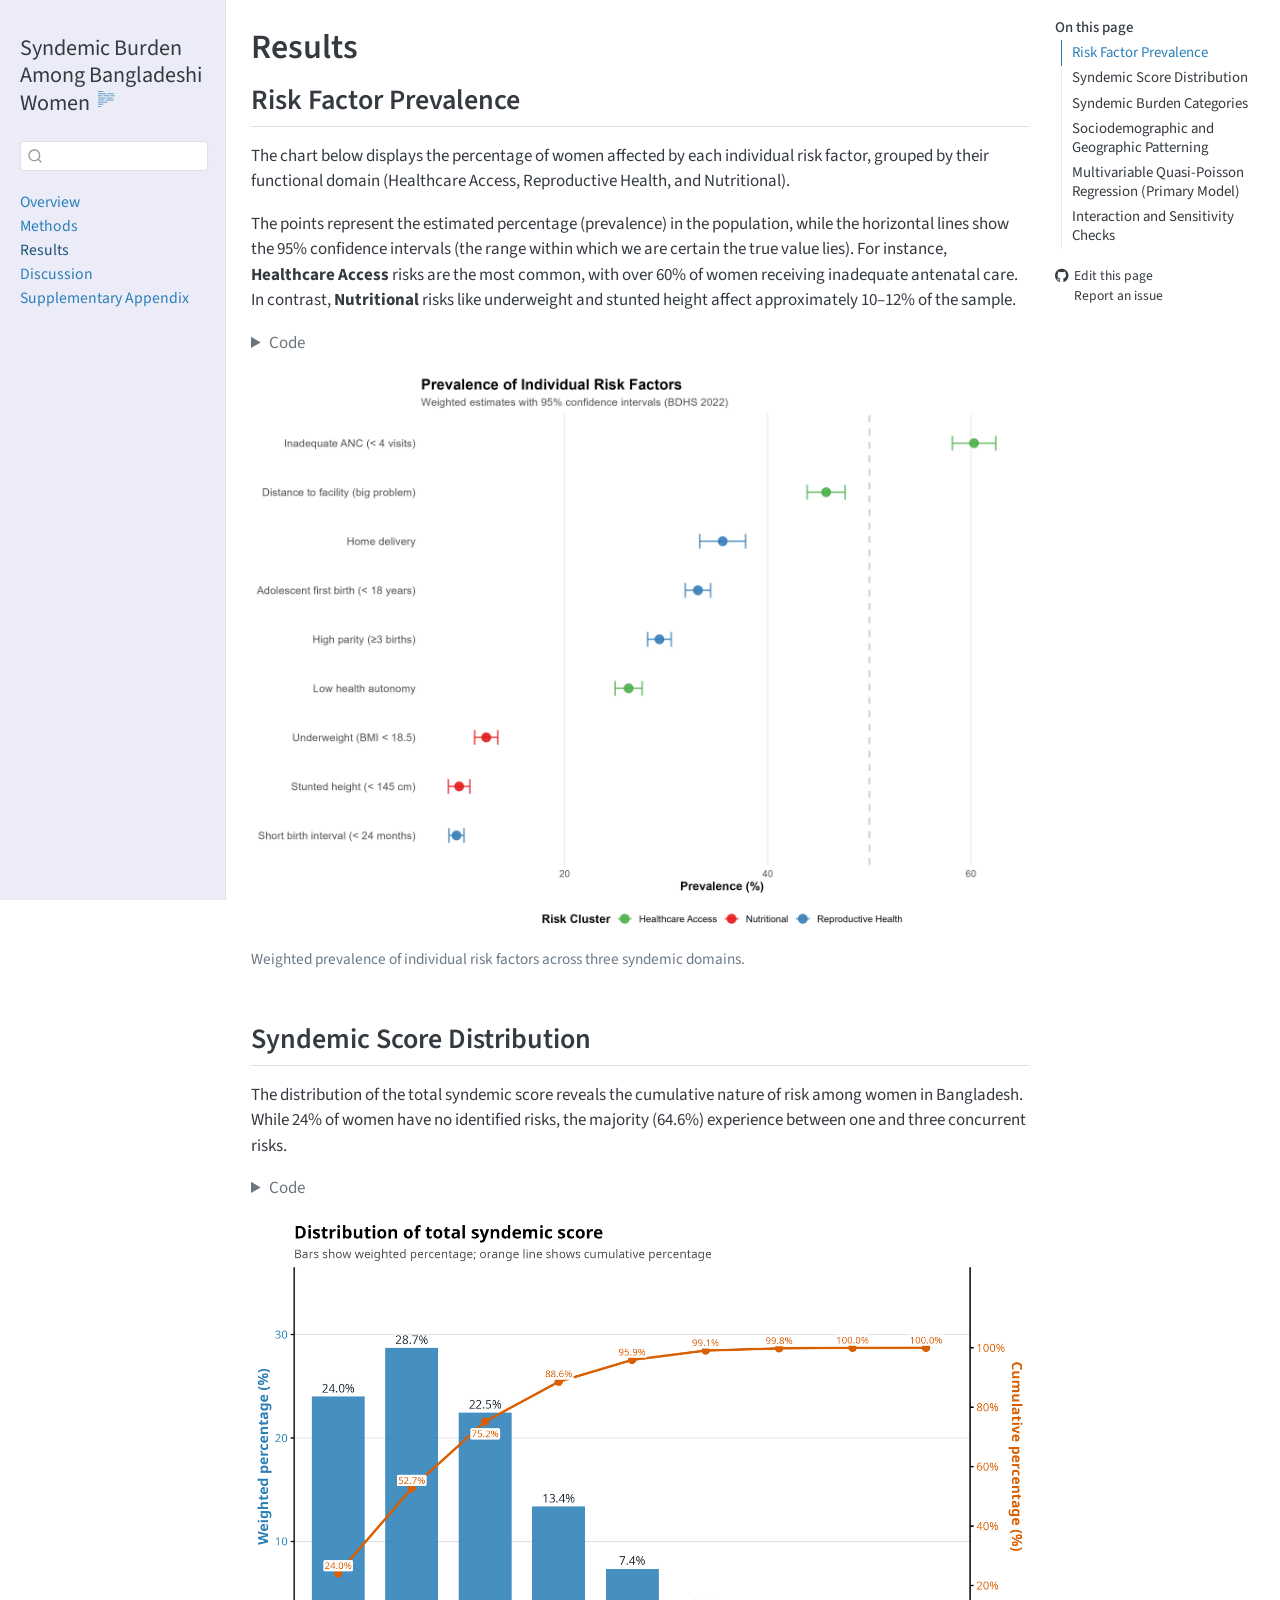
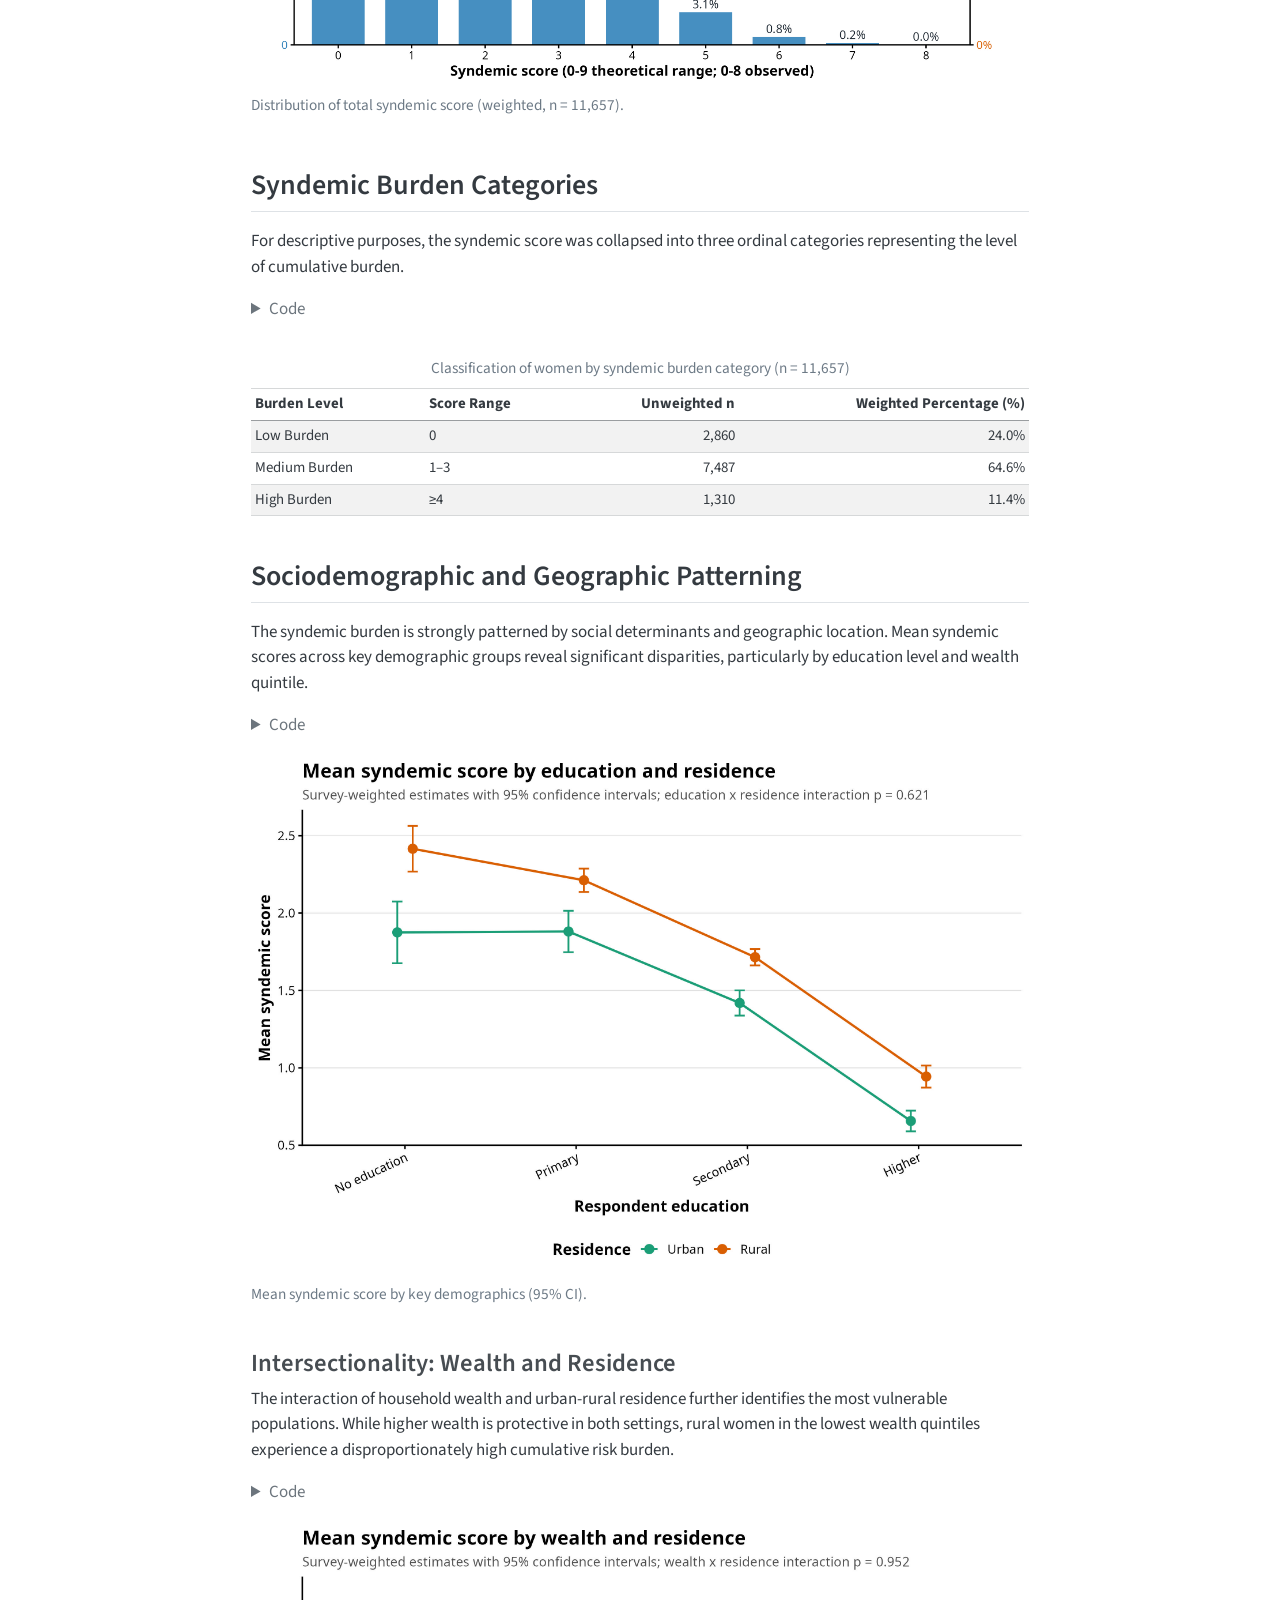
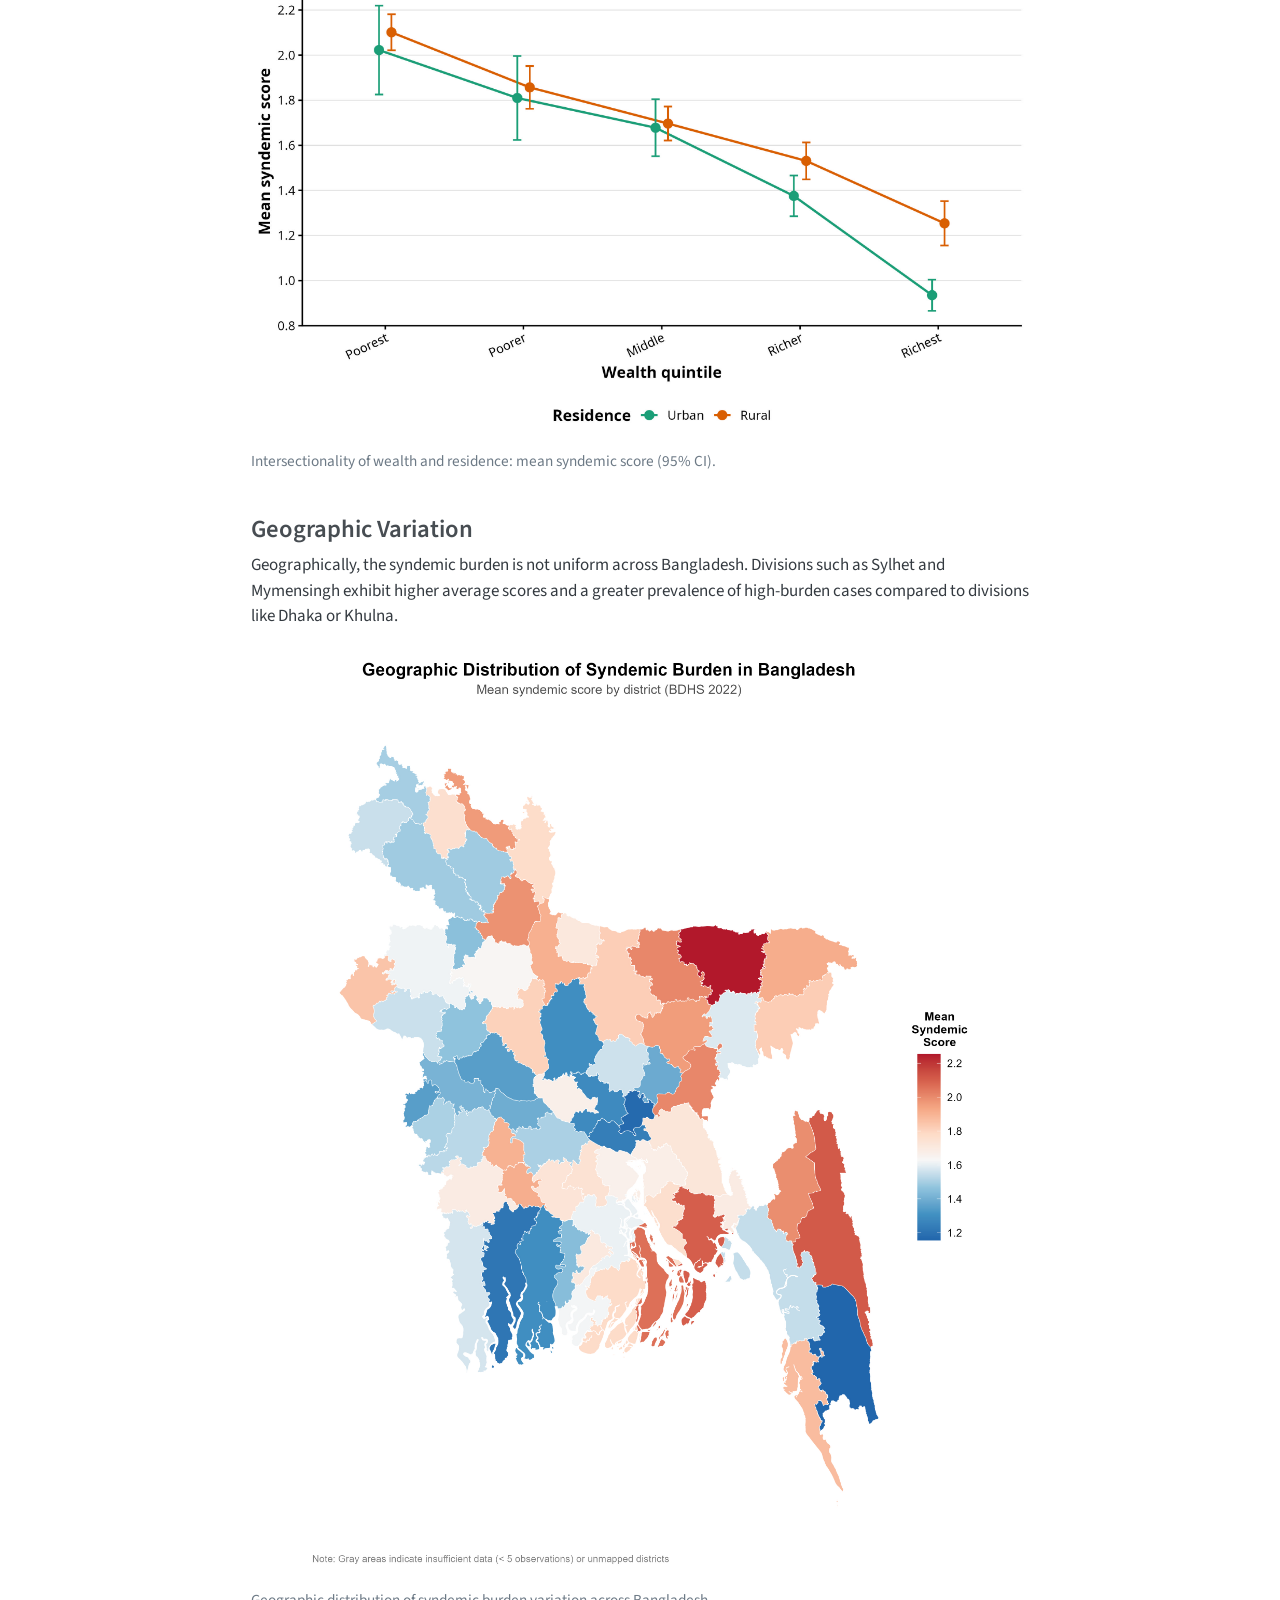
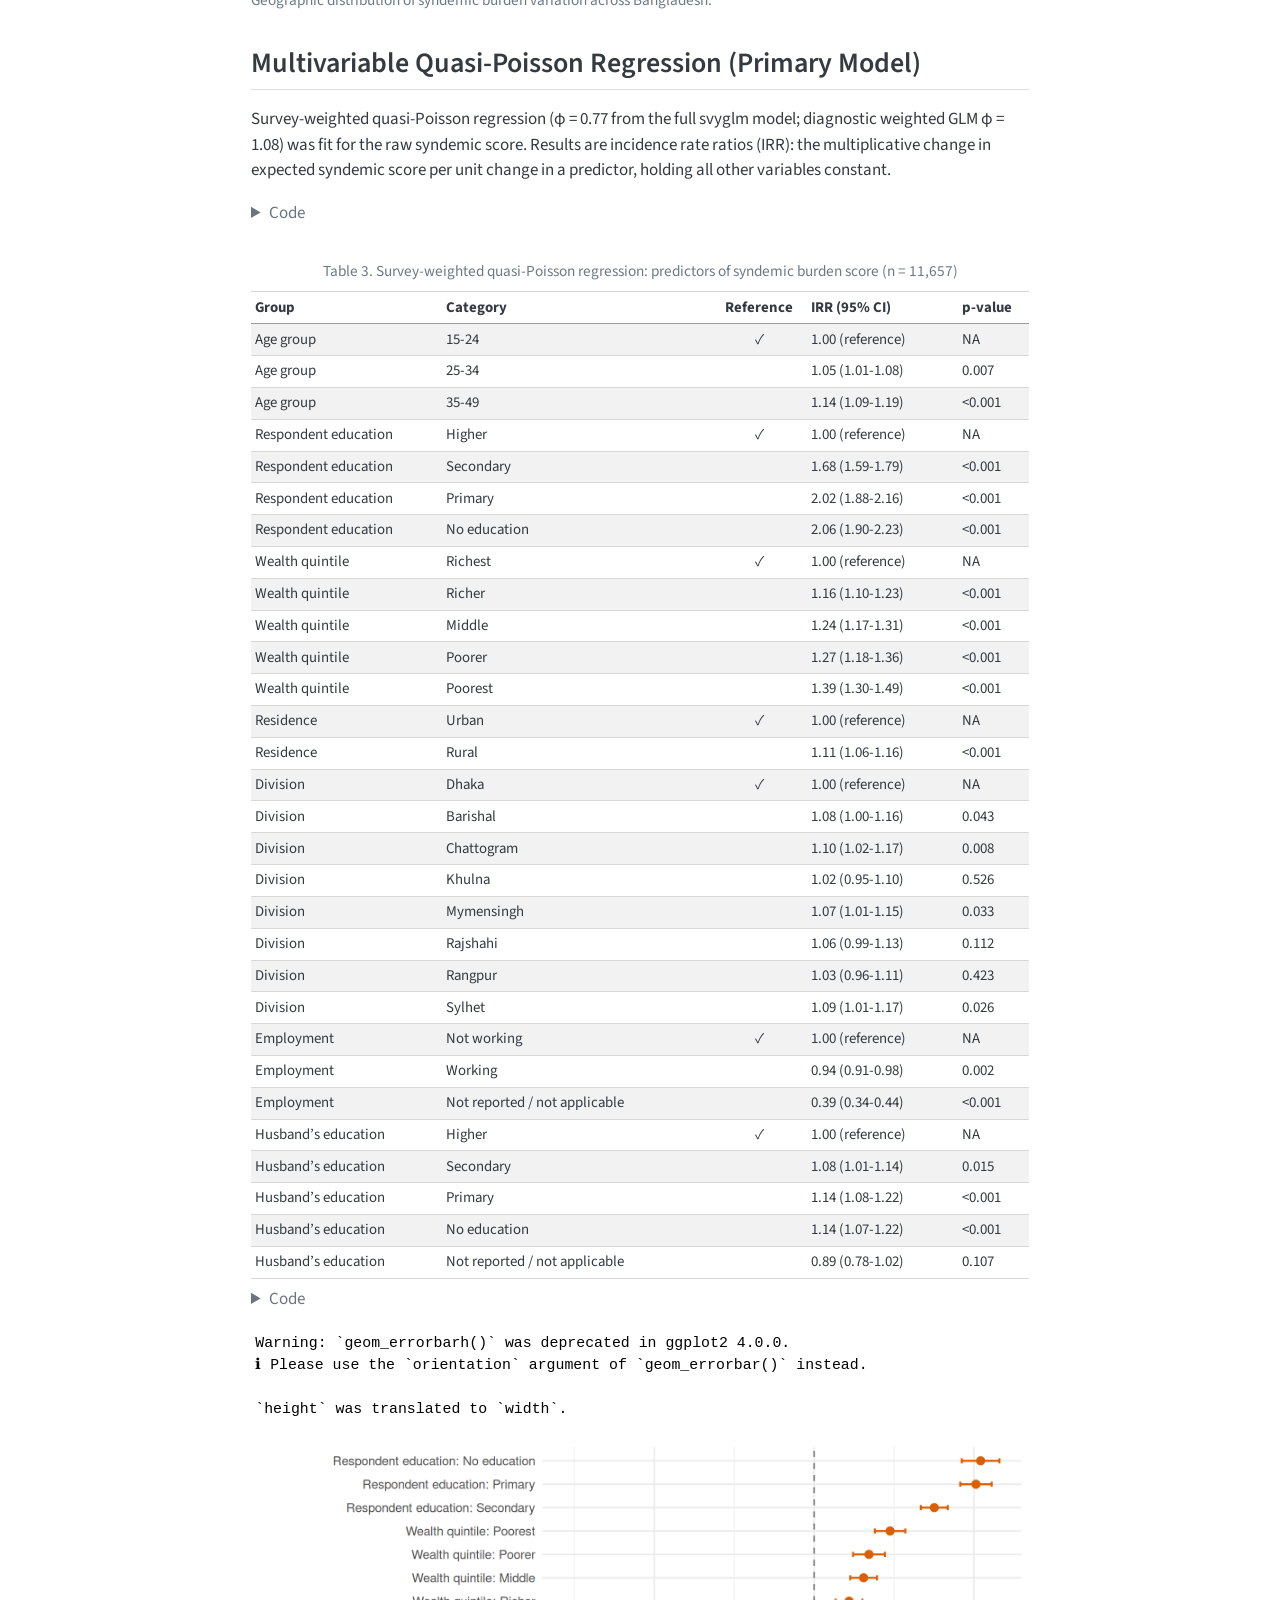
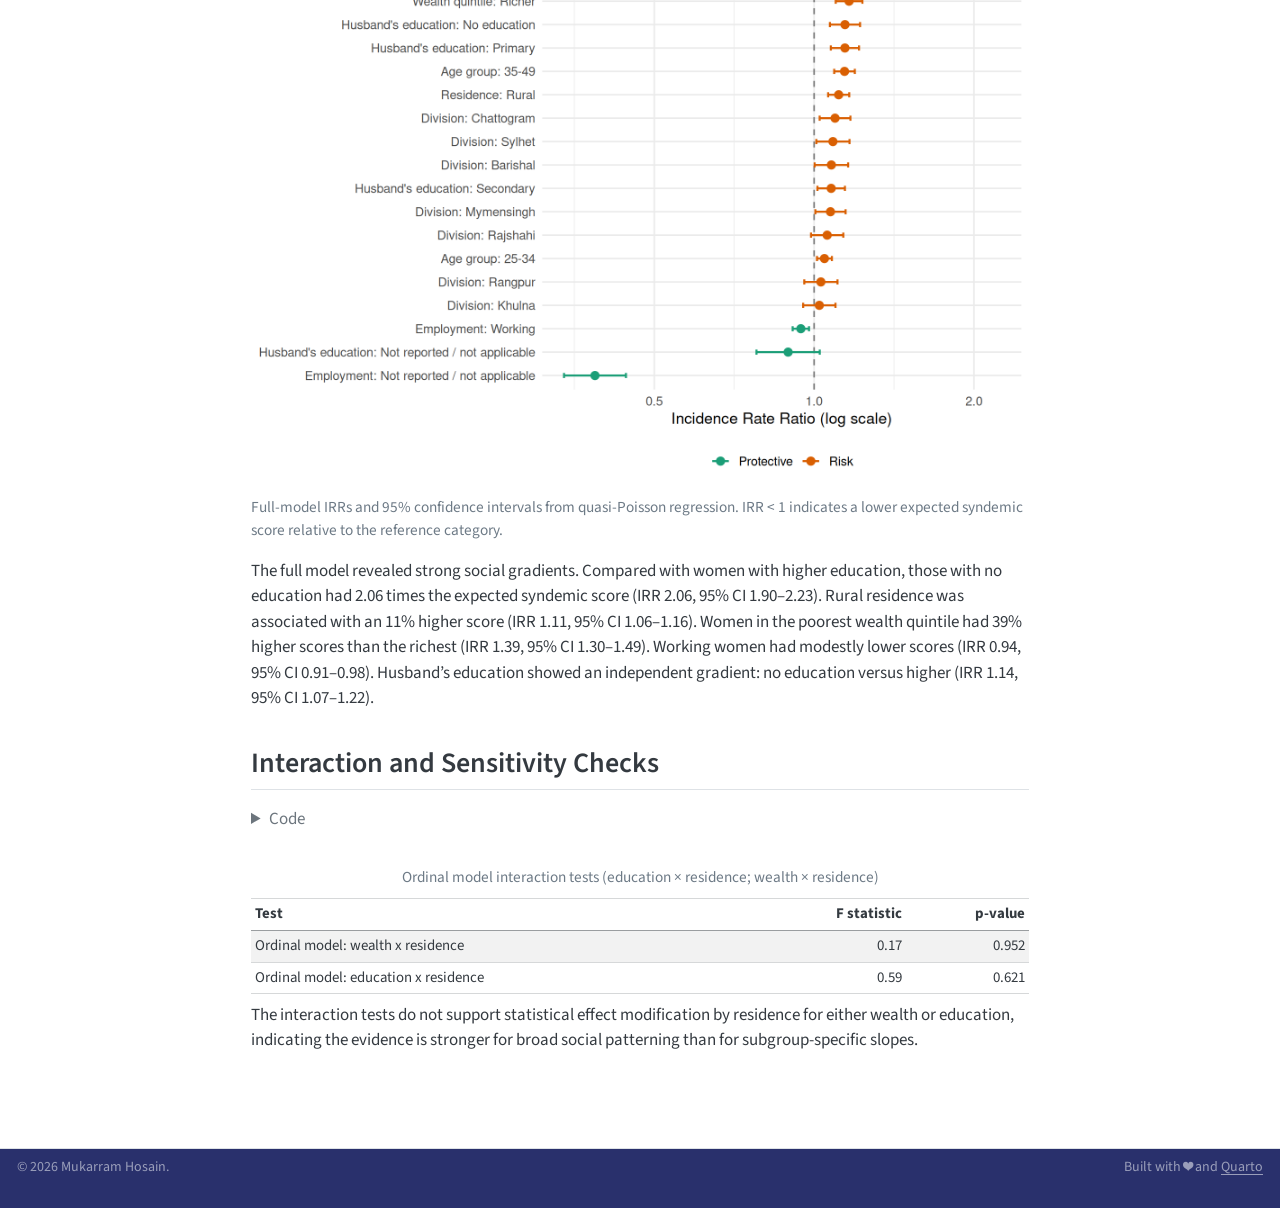
<file: docs/results.html>
<!DOCTYPE html>
<html xmlns="http://www.w3.org/1999/xhtml" lang="en" xml:lang="en"><head>

<meta charset="utf-8">
<meta name="generator" content="quarto-1.9.37">

<meta name="viewport" content="width=device-width, initial-scale=1.0, user-scalable=yes">


<title>Results – Syndemic Burden Among Bangladeshi Women</title>
<style>
/* Default styles provided by pandoc.
** See https://pandoc.org/MANUAL.html#variables-for-html for config info.
*/
code{white-space: pre-wrap;}
span.smallcaps{font-variant: small-caps;}
div.columns{display: flex; gap: min(4vw, 1.5em);}
div.column{flex: auto; overflow-x: auto;}
div.hanging-indent{margin-left: 1.5em; text-indent: -1.5em;}
ul.task-list{list-style: none;}
ul.task-list li input[type="checkbox"] {
  width: 0.8em;
  margin: 0 0.8em 0.2em -1em; /* quarto-specific, see https://github.com/quarto-dev/quarto-cli/issues/4556 */ 
  vertical-align: middle;
}
/* CSS for syntax highlighting */
html { -webkit-text-size-adjust: 100%; }
pre > code.sourceCode { white-space: pre; position: relative; }
pre > code.sourceCode > span { display: inline-block; line-height: 1.25; }
pre > code.sourceCode > span:empty { height: 1.2em; }
.sourceCode { overflow: visible; }
code.sourceCode > span { color: inherit; text-decoration: inherit; }
div.sourceCode { margin: 1em 0; }
pre.sourceCode { margin: 0; }
@media screen {
div.sourceCode { overflow: auto; }
}
@media print {
pre > code.sourceCode { white-space: pre-wrap; }
pre > code.sourceCode > span { text-indent: -5em; padding-left: 5em; }
}
pre.numberSource code
  { counter-reset: source-line 0; }
pre.numberSource code > span
  { position: relative; left: -4em; counter-increment: source-line; }
pre.numberSource code > span > a:first-child::before
  { content: counter(source-line);
    position: relative; left: -1em; text-align: right; vertical-align: baseline;
    border: none; display: inline-block;
    -webkit-touch-callout: none; -webkit-user-select: none;
    -khtml-user-select: none; -moz-user-select: none;
    -ms-user-select: none; user-select: none;
    padding: 0 4px; width: 4em;
  }
pre.numberSource { margin-left: 3em;  padding-left: 4px; }
div.sourceCode
  {   }
@media screen {
pre > code.sourceCode > span > a:first-child::before { text-decoration: underline; }
}
</style>


<script src="site_libs/quarto-nav/quarto-nav.js"></script>
<script src="site_libs/clipboard/clipboard.min.js"></script>
<script src="site_libs/quarto-search/autocomplete.umd.js"></script>
<script src="site_libs/quarto-search/fuse.min.js"></script>
<script src="site_libs/quarto-search/quarto-search.js"></script>
<meta name="quarto:offset" content="./">
<script src="site_libs/quarto-html/quarto.js" type="module"></script>
<script src="site_libs/quarto-html/tabsets/tabsets.js" type="module"></script>
<script src="site_libs/quarto-html/popper.min.js"></script>
<script src="site_libs/quarto-html/tippy.umd.min.js"></script>
<script src="site_libs/quarto-html/anchor.min.js"></script>
<link href="site_libs/quarto-html/tippy.css" rel="stylesheet">
<link href="site_libs/quarto-html/quarto-syntax-highlighting-7f8f88aac4f3542376d5c11b86a4c14d.css" rel="stylesheet" id="quarto-text-highlighting-styles">
<script src="site_libs/bootstrap/bootstrap.min.js"></script>
<link href="site_libs/bootstrap/bootstrap-icons.css" rel="stylesheet">
<link href="site_libs/bootstrap/bootstrap-77fa92fe4bb62883f4bbdc28ef35cd19.min.css" rel="stylesheet" append-hash="true" id="quarto-bootstrap" data-mode="light">
<script id="quarto-search-options" type="application/json">{
  "location": "sidebar",
  "copy-button": false,
  "collapse-after": 3,
  "panel-placement": "start",
  "type": "textbox",
  "limit": 50,
  "keyboard-shortcut": [
    "f",
    "/",
    "s"
  ],
  "show-item-context": false,
  "language": {
    "search-no-results-text": "No results",
    "search-matching-documents-text": "matching documents",
    "search-copy-link-title": "Copy link to search",
    "search-hide-matches-text": "Hide additional matches",
    "search-more-match-text": "more match in this document",
    "search-more-matches-text": "more matches in this document",
    "search-clear-button-title": "Clear",
    "search-text-placeholder": "",
    "search-detached-cancel-button-title": "Cancel",
    "search-submit-button-title": "Submit",
    "search-label": "Search"
  }
}</script>
<style>html{ scroll-behavior: smooth; }</style>


</head>

<body class="nav-sidebar docked quarto-light">

<div id="quarto-search-results"></div>
  <header id="quarto-header" class="headroom fixed-top">
  <nav class="quarto-secondary-nav">
    <div class="container-fluid d-flex">
      <button type="button" class="quarto-btn-toggle btn" data-bs-toggle="collapse" role="button" data-bs-target=".quarto-sidebar-collapse-item" aria-controls="quarto-sidebar" aria-expanded="false" aria-label="Toggle sidebar navigation" onclick="if (window.quartoToggleHeadroom) { window.quartoToggleHeadroom(); }">
        <i class="bi bi-layout-text-sidebar-reverse"></i>
      </button>
        <nav class="quarto-page-breadcrumbs" aria-label="breadcrumb"><ol class="breadcrumb"><li class="breadcrumb-item"><a href="./results.html">Results</a></li></ol></nav>
        <a class="flex-grow-1" role="navigation" data-bs-toggle="collapse" data-bs-target=".quarto-sidebar-collapse-item" aria-controls="quarto-sidebar" aria-expanded="false" aria-label="Toggle sidebar navigation" onclick="if (window.quartoToggleHeadroom) { window.quartoToggleHeadroom(); }">      
        </a>
      <button type="button" class="btn quarto-search-button" aria-label="Search" onclick="window.quartoOpenSearch();">
        <i class="bi bi-search"></i>
      </button>
    </div>
  </nav>
</header>
<!-- content -->
<div id="quarto-content" class="quarto-container page-columns page-rows-contents page-layout-article">
<!-- sidebar -->
  <nav id="quarto-sidebar" class="sidebar collapse collapse-horizontal quarto-sidebar-collapse-item sidebar-navigation docked overflow-auto">
    <div class="pt-lg-2 mt-2 text-left sidebar-header">
    <div class="sidebar-title mb-0 py-0">
      <a href="./">Syndemic Burden Among Bangladeshi Women</a> 
        <div class="sidebar-tools-main">
  <a href="" class="quarto-reader-toggle quarto-navigation-tool px-1" onclick="window.quartoToggleReader(); return false;" title="Toggle reader mode">
  <div class="quarto-reader-toggle-btn">
  <i class="bi"></i>
  </div>
</a>
</div>
    </div>
      </div>
        <div class="mt-2 flex-shrink-0 align-items-center">
        <div class="sidebar-search">
        <div id="quarto-search" class="" title="Search"></div>
        </div>
        </div>
    <div class="sidebar-menu-container"> 
    <ul class="list-unstyled mt-1">
        <li class="sidebar-item">
  <div class="sidebar-item-container"> 
  <a href="./index.html" class="sidebar-item-text sidebar-link">
 <span class="menu-text">Overview</span></a>
  </div>
</li>
        <li class="sidebar-item">
  <div class="sidebar-item-container"> 
  <a href="./methods.html" class="sidebar-item-text sidebar-link">
 <span class="menu-text">Methods</span></a>
  </div>
</li>
        <li class="sidebar-item">
  <div class="sidebar-item-container"> 
  <a href="./results.html" class="sidebar-item-text sidebar-link active">
 <span class="menu-text">Results</span></a>
  </div>
</li>
        <li class="sidebar-item">
  <div class="sidebar-item-container"> 
  <a href="./discussion.html" class="sidebar-item-text sidebar-link">
 <span class="menu-text">Discussion</span></a>
  </div>
</li>
        <li class="sidebar-item">
  <div class="sidebar-item-container"> 
  <a href="./appendix.html" class="sidebar-item-text sidebar-link">
 <span class="menu-text">Supplementary Appendix</span></a>
  </div>
</li>
    </ul>
    </div>
</nav>
<div id="quarto-sidebar-glass" class="quarto-sidebar-collapse-item" data-bs-toggle="collapse" data-bs-target=".quarto-sidebar-collapse-item"></div>
<!-- margin-sidebar -->
    <div id="quarto-margin-sidebar" class="sidebar margin-sidebar">
        <nav id="TOC" role="doc-toc" class="toc-active">
    <h2 id="toc-title">On this page</h2>
   
  <ul>
  <li><a href="#risk-factor-prevalence" id="toc-risk-factor-prevalence" class="nav-link active" data-scroll-target="#risk-factor-prevalence">Risk Factor Prevalence</a></li>
  <li><a href="#syndemic-score-distribution" id="toc-syndemic-score-distribution" class="nav-link" data-scroll-target="#syndemic-score-distribution">Syndemic Score Distribution</a></li>
  <li><a href="#syndemic-burden-categories" id="toc-syndemic-burden-categories" class="nav-link" data-scroll-target="#syndemic-burden-categories">Syndemic Burden Categories</a></li>
  <li><a href="#sociodemographic-and-geographic-patterning" id="toc-sociodemographic-and-geographic-patterning" class="nav-link" data-scroll-target="#sociodemographic-and-geographic-patterning">Sociodemographic and Geographic Patterning</a>
  <ul class="collapse">
  <li><a href="#intersectionality-wealth-and-residence" id="toc-intersectionality-wealth-and-residence" class="nav-link" data-scroll-target="#intersectionality-wealth-and-residence">Intersectionality: Wealth and Residence</a></li>
  <li><a href="#geographic-variation" id="toc-geographic-variation" class="nav-link" data-scroll-target="#geographic-variation">Geographic Variation</a></li>
  </ul></li>
  <li><a href="#multivariable-quasi-poisson-regression-primary-model" id="toc-multivariable-quasi-poisson-regression-primary-model" class="nav-link" data-scroll-target="#multivariable-quasi-poisson-regression-primary-model">Multivariable Quasi-Poisson Regression (Primary Model)</a></li>
  <li><a href="#interaction-and-sensitivity-checks" id="toc-interaction-and-sensitivity-checks" class="nav-link" data-scroll-target="#interaction-and-sensitivity-checks">Interaction and Sensitivity Checks</a></li>
  </ul>
<div class="toc-actions"><ul><li><a href="https://github.com/moccaram/syndemic-analysis/edit/main/results.qmd" class="toc-action"><i class="bi bi-github"></i>Edit this page</a></li><li><a href="https://github.com/moccaram/syndemic-analysis/issues/new" class="toc-action"><i class="bi empty"></i>Report an issue</a></li></ul></div></nav>
    </div>
<!-- main -->
<main class="content" id="quarto-document-content">

<header id="title-block-header" class="quarto-title-block default">
<div class="quarto-title">
<h1 class="title">Results</h1>
</div>



<div class="quarto-title-meta">

    
  
    
  </div>
  


</header>


<section id="risk-factor-prevalence" class="level2">
<h2 class="anchored" data-anchor-id="risk-factor-prevalence">Risk Factor Prevalence</h2>
<p>The chart below displays the percentage of women affected by each individual risk factor, grouped by their functional domain (Healthcare Access, Reproductive Health, and Nutritional).</p>
<p>The points represent the estimated percentage (prevalence) in the population, while the horizontal lines show the 95% confidence intervals (the range within which we are certain the true value lies). For instance, <strong>Healthcare Access</strong> risks are the most common, with over 60% of women receiving inadequate antenatal care. In contrast, <strong>Nutritional</strong> risks like underweight and stunted height affect approximately 10–12% of the sample.</p>
<div class="cell">
<details class="code-fold">
<summary>Code</summary>
<div class="code-copy-outer-scaffold"><div class="sourceCode cell-code" id="cb1"><pre class="sourceCode r code-with-copy"><code class="sourceCode r"><span id="cb1-1"><a href="#cb1-1" aria-hidden="true" tabindex="-1"></a>knitr<span class="sc">::</span><span class="fu">include_graphics</span>(<span class="st">"figures/figure1_risk_factor_prevalence.jpg"</span>)</span></code></pre></div><button title="Copy to Clipboard" class="code-copy-button"><i class="bi"></i></button></div>
</details>
<div class="cell-output-display">
<div class="quarto-figure quarto-figure-center">
<figure class="figure">
<p><img src="figures/figure1_risk_factor_prevalence.jpg" class="img-fluid figure-img"></p>
<figcaption>Weighted prevalence of individual risk factors across three syndemic domains.</figcaption>
</figure>
</div>
</div>
</div>
</section>
<section id="syndemic-score-distribution" class="level2">
<h2 class="anchored" data-anchor-id="syndemic-score-distribution">Syndemic Score Distribution</h2>
<p>The distribution of the total syndemic score reveals the cumulative nature of risk among women in Bangladesh. While 24% of women have no identified risks, the majority (64.6%) experience between one and three concurrent risks.</p>
<div class="cell">
<details class="code-fold">
<summary>Code</summary>
<div class="code-copy-outer-scaffold"><div class="sourceCode cell-code" id="cb2"><pre class="sourceCode r code-with-copy"><code class="sourceCode r"><span id="cb2-1"><a href="#cb2-1" aria-hidden="true" tabindex="-1"></a>knitr<span class="sc">::</span><span class="fu">include_graphics</span>(<span class="st">"figures/figure2_syndemic_distribution.jpg"</span>)</span></code></pre></div><button title="Copy to Clipboard" class="code-copy-button"><i class="bi"></i></button></div>
</details>
<div class="cell-output-display">
<div class="quarto-figure quarto-figure-center">
<figure class="figure">
<p><img src="figures/figure2_syndemic_distribution.jpg" class="img-fluid figure-img"></p>
<figcaption>Distribution of total syndemic score (weighted, n = 11,657).</figcaption>
</figure>
</div>
</div>
</div>
</section>
<section id="syndemic-burden-categories" class="level2">
<h2 class="anchored" data-anchor-id="syndemic-burden-categories">Syndemic Burden Categories</h2>
<p>For descriptive purposes, the syndemic score was collapsed into three ordinal categories representing the level of cumulative burden.</p>
<div class="cell">
<details class="code-fold">
<summary>Code</summary>
<div class="code-copy-outer-scaffold"><div class="sourceCode cell-code" id="cb3"><pre class="sourceCode r code-with-copy"><code class="sourceCode r"><span id="cb3-1"><a href="#cb3-1" aria-hidden="true" tabindex="-1"></a>burden_data <span class="ot">&lt;-</span> <span class="fu">read_csv</span>(<span class="st">"data/paper_burden_categories.csv"</span>, <span class="at">show_col_types =</span> <span class="cn">FALSE</span>)</span>
<span id="cb3-2"><a href="#cb3-2" aria-hidden="true" tabindex="-1"></a></span>
<span id="cb3-3"><a href="#cb3-3" aria-hidden="true" tabindex="-1"></a>burden_data <span class="sc">|&gt;</span></span>
<span id="cb3-4"><a href="#cb3-4" aria-hidden="true" tabindex="-1"></a>  <span class="fu">transmute</span>(</span>
<span id="cb3-5"><a href="#cb3-5" aria-hidden="true" tabindex="-1"></a>    <span class="st">`</span><span class="at">Burden Level</span><span class="st">`</span> <span class="ot">=</span> <span class="fu">case_when</span>(</span>
<span id="cb3-6"><a href="#cb3-6" aria-hidden="true" tabindex="-1"></a>      <span class="fu">str_detect</span>(burden_category, <span class="st">"Low"</span>)    <span class="sc">~</span> <span class="st">"Low Burden"</span>,</span>
<span id="cb3-7"><a href="#cb3-7" aria-hidden="true" tabindex="-1"></a>      <span class="fu">str_detect</span>(burden_category, <span class="st">"Medium"</span>) <span class="sc">~</span> <span class="st">"Medium Burden"</span>,</span>
<span id="cb3-8"><a href="#cb3-8" aria-hidden="true" tabindex="-1"></a>      <span class="fu">str_detect</span>(burden_category, <span class="st">"High"</span>)   <span class="sc">~</span> <span class="st">"High Burden"</span></span>
<span id="cb3-9"><a href="#cb3-9" aria-hidden="true" tabindex="-1"></a>    ),</span>
<span id="cb3-10"><a href="#cb3-10" aria-hidden="true" tabindex="-1"></a>    <span class="st">`</span><span class="at">Score Range</span><span class="st">`</span> <span class="ot">=</span> <span class="fu">case_when</span>(</span>
<span id="cb3-11"><a href="#cb3-11" aria-hidden="true" tabindex="-1"></a>      <span class="fu">str_detect</span>(burden_category, <span class="st">"Low"</span>)    <span class="sc">~</span> <span class="st">"0"</span>,</span>
<span id="cb3-12"><a href="#cb3-12" aria-hidden="true" tabindex="-1"></a>      <span class="fu">str_detect</span>(burden_category, <span class="st">"Medium"</span>) <span class="sc">~</span> <span class="st">"1–3"</span>,</span>
<span id="cb3-13"><a href="#cb3-13" aria-hidden="true" tabindex="-1"></a>      <span class="fu">str_detect</span>(burden_category, <span class="st">"High"</span>)   <span class="sc">~</span> <span class="st">"≥4"</span></span>
<span id="cb3-14"><a href="#cb3-14" aria-hidden="true" tabindex="-1"></a>    ),</span>
<span id="cb3-15"><a href="#cb3-15" aria-hidden="true" tabindex="-1"></a>    <span class="st">`</span><span class="at">Unweighted n</span><span class="st">`</span> <span class="ot">=</span> <span class="fu">format</span>(unweighted_n, <span class="at">big.mark =</span> <span class="st">","</span>),</span>
<span id="cb3-16"><a href="#cb3-16" aria-hidden="true" tabindex="-1"></a>    <span class="st">`</span><span class="at">Weighted Percentage (%)</span><span class="st">`</span> <span class="ot">=</span> <span class="fu">sprintf</span>(<span class="st">"%.1f%%"</span>, weighted_percent)</span>
<span id="cb3-17"><a href="#cb3-17" aria-hidden="true" tabindex="-1"></a>  ) <span class="sc">|&gt;</span></span>
<span id="cb3-18"><a href="#cb3-18" aria-hidden="true" tabindex="-1"></a>  <span class="fu">kable</span>(</span>
<span id="cb3-19"><a href="#cb3-19" aria-hidden="true" tabindex="-1"></a>    <span class="at">caption =</span> <span class="st">"Classification of women by syndemic burden category (n = 11,657)"</span>,</span>
<span id="cb3-20"><a href="#cb3-20" aria-hidden="true" tabindex="-1"></a>    <span class="at">align =</span> <span class="st">"llrr"</span></span>
<span id="cb3-21"><a href="#cb3-21" aria-hidden="true" tabindex="-1"></a>  )</span></code></pre></div><button title="Copy to Clipboard" class="code-copy-button"><i class="bi"></i></button></div>
</details>
<div class="cell-output-display">
<table class="caption-top table table-sm table-striped small">
<caption>Classification of women by syndemic burden category (n = 11,657)</caption>
<thead>
<tr class="header">
<th style="text-align: left;">Burden Level</th>
<th style="text-align: left;">Score Range</th>
<th style="text-align: right;">Unweighted n</th>
<th style="text-align: right;">Weighted Percentage (%)</th>
</tr>
</thead>
<tbody>
<tr class="odd">
<td style="text-align: left;">Low Burden</td>
<td style="text-align: left;">0</td>
<td style="text-align: right;">2,860</td>
<td style="text-align: right;">24.0%</td>
</tr>
<tr class="even">
<td style="text-align: left;">Medium Burden</td>
<td style="text-align: left;">1–3</td>
<td style="text-align: right;">7,487</td>
<td style="text-align: right;">64.6%</td>
</tr>
<tr class="odd">
<td style="text-align: left;">High Burden</td>
<td style="text-align: left;">≥4</td>
<td style="text-align: right;">1,310</td>
<td style="text-align: right;">11.4%</td>
</tr>
</tbody>
</table>
</div>
</div>
</section>
<section id="sociodemographic-and-geographic-patterning" class="level2">
<h2 class="anchored" data-anchor-id="sociodemographic-and-geographic-patterning">Sociodemographic and Geographic Patterning</h2>
<p>The syndemic burden is strongly patterned by social determinants and geographic location. Mean syndemic scores across key demographic groups reveal significant disparities, particularly by education level and wealth quintile.</p>
<div class="cell">
<details class="code-fold">
<summary>Code</summary>
<div class="code-copy-outer-scaffold"><div class="sourceCode cell-code" id="cb4"><pre class="sourceCode r code-with-copy"><code class="sourceCode r"><span id="cb4-1"><a href="#cb4-1" aria-hidden="true" tabindex="-1"></a>knitr<span class="sc">::</span><span class="fu">include_graphics</span>(<span class="st">"figures/figure4_education_residence.jpg"</span>)</span></code></pre></div><button title="Copy to Clipboard" class="code-copy-button"><i class="bi"></i></button></div>
</details>
<div class="cell-output-display">
<div class="quarto-figure quarto-figure-center">
<figure class="figure">
<p><img src="figures/figure4_education_residence.jpg" class="img-fluid figure-img"></p>
<figcaption>Mean syndemic score by key demographics (95% CI).</figcaption>
</figure>
</div>
</div>
</div>
<section id="intersectionality-wealth-and-residence" class="level3">
<h3 class="anchored" data-anchor-id="intersectionality-wealth-and-residence">Intersectionality: Wealth and Residence</h3>
<p>The interaction of household wealth and urban-rural residence further identifies the most vulnerable populations. While higher wealth is protective in both settings, rural women in the lowest wealth quintiles experience a disproportionately high cumulative risk burden.</p>
<div class="cell">
<details class="code-fold">
<summary>Code</summary>
<div class="code-copy-outer-scaffold"><div class="sourceCode cell-code" id="cb5"><pre class="sourceCode r code-with-copy"><code class="sourceCode r"><span id="cb5-1"><a href="#cb5-1" aria-hidden="true" tabindex="-1"></a>knitr<span class="sc">::</span><span class="fu">include_graphics</span>(<span class="st">"figures/figure5_intersectionality_wealth_residence.jpg"</span>)</span></code></pre></div><button title="Copy to Clipboard" class="code-copy-button"><i class="bi"></i></button></div>
</details>
<div class="cell-output-display">
<div class="quarto-figure quarto-figure-center">
<figure class="figure">
<p><img src="figures/figure5_intersectionality_wealth_residence.jpg" class="img-fluid figure-img"></p>
<figcaption>Intersectionality of wealth and residence: mean syndemic score (95% CI).</figcaption>
</figure>
</div>
</div>
</div>
</section>
<section id="geographic-variation" class="level3">
<h3 class="anchored" data-anchor-id="geographic-variation">Geographic Variation</h3>
<p>Geographically, the syndemic burden is not uniform across Bangladesh. Divisions such as Sylhet and Mymensingh exhibit higher average scores and a greater prevalence of high-burden cases compared to divisions like Dhaka or Khulna.</p>
<div class="quarto-figure quarto-figure-center">
<figure class="figure">
<p><img src="figures/figure6_geographic_map.jpg" class="img-fluid figure-img" alt="Geographic map of syndemic burden variation across Bangladesh by division."></p>
<figcaption>Geographic distribution of syndemic burden variation across Bangladesh.</figcaption>
</figure>
</div>
</section>
</section>
<section id="multivariable-quasi-poisson-regression-primary-model" class="level2">
<h2 class="anchored" data-anchor-id="multivariable-quasi-poisson-regression-primary-model">Multivariable Quasi-Poisson Regression (Primary Model)</h2>
<p>Survey-weighted quasi-Poisson regression (φ = 0.77 from the full svyglm model; diagnostic weighted GLM φ = 1.08) was fit for the raw syndemic score. Results are incidence rate ratios (IRR): the multiplicative change in expected syndemic score per unit change in a predictor, holding all other variables constant.</p>
<div class="cell">
<details class="code-fold">
<summary>Code</summary>
<div class="code-copy-outer-scaffold"><div class="sourceCode cell-code" id="cb6"><pre class="sourceCode r code-with-copy"><code class="sourceCode r"><span id="cb6-1"><a href="#cb6-1" aria-hidden="true" tabindex="-1"></a>table3 <span class="ot">&lt;-</span> <span class="fu">read_csv</span>(<span class="st">"data/table3_quasipoisson_irr.csv"</span>, <span class="at">show_col_types =</span> <span class="cn">FALSE</span>)</span>
<span id="cb6-2"><a href="#cb6-2" aria-hidden="true" tabindex="-1"></a></span>
<span id="cb6-3"><a href="#cb6-3" aria-hidden="true" tabindex="-1"></a>table3 <span class="sc">|&gt;</span></span>
<span id="cb6-4"><a href="#cb6-4" aria-hidden="true" tabindex="-1"></a>  <span class="fu">mutate</span>(<span class="at">variable_group =</span> <span class="fu">clean_variable_group</span>(variable)) <span class="sc">|&gt;</span></span>
<span id="cb6-5"><a href="#cb6-5" aria-hidden="true" tabindex="-1"></a>  <span class="fu">transmute</span>(</span>
<span id="cb6-6"><a href="#cb6-6" aria-hidden="true" tabindex="-1"></a>    <span class="at">Group    =</span> variable_group,</span>
<span id="cb6-7"><a href="#cb6-7" aria-hidden="true" tabindex="-1"></a>    <span class="at">Category =</span> category,</span>
<span id="cb6-8"><a href="#cb6-8" aria-hidden="true" tabindex="-1"></a>    <span class="at">Reference =</span> <span class="fu">if_else</span>(<span class="fu">is.na</span>(coefficient), <span class="st">"✓"</span>, <span class="st">""</span>),</span>
<span id="cb6-9"><a href="#cb6-9" aria-hidden="true" tabindex="-1"></a>    <span class="st">`</span><span class="at">IRR (95% CI)</span><span class="st">`</span> <span class="ot">=</span> IRR_CI,</span>
<span id="cb6-10"><a href="#cb6-10" aria-hidden="true" tabindex="-1"></a>    <span class="st">`</span><span class="at">p-value</span><span class="st">`</span>      <span class="ot">=</span> p_formatted</span>
<span id="cb6-11"><a href="#cb6-11" aria-hidden="true" tabindex="-1"></a>  ) <span class="sc">|&gt;</span></span>
<span id="cb6-12"><a href="#cb6-12" aria-hidden="true" tabindex="-1"></a>  <span class="fu">kable</span>(</span>
<span id="cb6-13"><a href="#cb6-13" aria-hidden="true" tabindex="-1"></a>    <span class="at">caption =</span> <span class="st">"Table 3. Survey-weighted quasi-Poisson regression: predictors of syndemic burden score (n = 11,657)"</span>,</span>
<span id="cb6-14"><a href="#cb6-14" aria-hidden="true" tabindex="-1"></a>    <span class="at">align   =</span> <span class="st">"llcll"</span></span>
<span id="cb6-15"><a href="#cb6-15" aria-hidden="true" tabindex="-1"></a>  )</span></code></pre></div><button title="Copy to Clipboard" class="code-copy-button"><i class="bi"></i></button></div>
</details>
<div class="cell-output-display">
<table class="caption-top table table-sm table-striped small">
<caption>Table 3. Survey-weighted quasi-Poisson regression: predictors of syndemic burden score (n = 11,657)</caption>
<colgroup>
<col style="width: 24%">
<col style="width: 34%">
<col style="width: 12%">
<col style="width: 19%">
<col style="width: 9%">
</colgroup>
<thead>
<tr class="header">
<th style="text-align: left;">Group</th>
<th style="text-align: left;">Category</th>
<th style="text-align: center;">Reference</th>
<th style="text-align: left;">IRR (95% CI)</th>
<th style="text-align: left;">p-value</th>
</tr>
</thead>
<tbody>
<tr class="odd">
<td style="text-align: left;">Age group</td>
<td style="text-align: left;">15-24</td>
<td style="text-align: center;">✓</td>
<td style="text-align: left;">1.00 (reference)</td>
<td style="text-align: left;">NA</td>
</tr>
<tr class="even">
<td style="text-align: left;">Age group</td>
<td style="text-align: left;">25-34</td>
<td style="text-align: center;"></td>
<td style="text-align: left;">1.05 (1.01-1.08)</td>
<td style="text-align: left;">0.007</td>
</tr>
<tr class="odd">
<td style="text-align: left;">Age group</td>
<td style="text-align: left;">35-49</td>
<td style="text-align: center;"></td>
<td style="text-align: left;">1.14 (1.09-1.19)</td>
<td style="text-align: left;">&lt;0.001</td>
</tr>
<tr class="even">
<td style="text-align: left;">Respondent education</td>
<td style="text-align: left;">Higher</td>
<td style="text-align: center;">✓</td>
<td style="text-align: left;">1.00 (reference)</td>
<td style="text-align: left;">NA</td>
</tr>
<tr class="odd">
<td style="text-align: left;">Respondent education</td>
<td style="text-align: left;">Secondary</td>
<td style="text-align: center;"></td>
<td style="text-align: left;">1.68 (1.59-1.79)</td>
<td style="text-align: left;">&lt;0.001</td>
</tr>
<tr class="even">
<td style="text-align: left;">Respondent education</td>
<td style="text-align: left;">Primary</td>
<td style="text-align: center;"></td>
<td style="text-align: left;">2.02 (1.88-2.16)</td>
<td style="text-align: left;">&lt;0.001</td>
</tr>
<tr class="odd">
<td style="text-align: left;">Respondent education</td>
<td style="text-align: left;">No education</td>
<td style="text-align: center;"></td>
<td style="text-align: left;">2.06 (1.90-2.23)</td>
<td style="text-align: left;">&lt;0.001</td>
</tr>
<tr class="even">
<td style="text-align: left;">Wealth quintile</td>
<td style="text-align: left;">Richest</td>
<td style="text-align: center;">✓</td>
<td style="text-align: left;">1.00 (reference)</td>
<td style="text-align: left;">NA</td>
</tr>
<tr class="odd">
<td style="text-align: left;">Wealth quintile</td>
<td style="text-align: left;">Richer</td>
<td style="text-align: center;"></td>
<td style="text-align: left;">1.16 (1.10-1.23)</td>
<td style="text-align: left;">&lt;0.001</td>
</tr>
<tr class="even">
<td style="text-align: left;">Wealth quintile</td>
<td style="text-align: left;">Middle</td>
<td style="text-align: center;"></td>
<td style="text-align: left;">1.24 (1.17-1.31)</td>
<td style="text-align: left;">&lt;0.001</td>
</tr>
<tr class="odd">
<td style="text-align: left;">Wealth quintile</td>
<td style="text-align: left;">Poorer</td>
<td style="text-align: center;"></td>
<td style="text-align: left;">1.27 (1.18-1.36)</td>
<td style="text-align: left;">&lt;0.001</td>
</tr>
<tr class="even">
<td style="text-align: left;">Wealth quintile</td>
<td style="text-align: left;">Poorest</td>
<td style="text-align: center;"></td>
<td style="text-align: left;">1.39 (1.30-1.49)</td>
<td style="text-align: left;">&lt;0.001</td>
</tr>
<tr class="odd">
<td style="text-align: left;">Residence</td>
<td style="text-align: left;">Urban</td>
<td style="text-align: center;">✓</td>
<td style="text-align: left;">1.00 (reference)</td>
<td style="text-align: left;">NA</td>
</tr>
<tr class="even">
<td style="text-align: left;">Residence</td>
<td style="text-align: left;">Rural</td>
<td style="text-align: center;"></td>
<td style="text-align: left;">1.11 (1.06-1.16)</td>
<td style="text-align: left;">&lt;0.001</td>
</tr>
<tr class="odd">
<td style="text-align: left;">Division</td>
<td style="text-align: left;">Dhaka</td>
<td style="text-align: center;">✓</td>
<td style="text-align: left;">1.00 (reference)</td>
<td style="text-align: left;">NA</td>
</tr>
<tr class="even">
<td style="text-align: left;">Division</td>
<td style="text-align: left;">Barishal</td>
<td style="text-align: center;"></td>
<td style="text-align: left;">1.08 (1.00-1.16)</td>
<td style="text-align: left;">0.043</td>
</tr>
<tr class="odd">
<td style="text-align: left;">Division</td>
<td style="text-align: left;">Chattogram</td>
<td style="text-align: center;"></td>
<td style="text-align: left;">1.10 (1.02-1.17)</td>
<td style="text-align: left;">0.008</td>
</tr>
<tr class="even">
<td style="text-align: left;">Division</td>
<td style="text-align: left;">Khulna</td>
<td style="text-align: center;"></td>
<td style="text-align: left;">1.02 (0.95-1.10)</td>
<td style="text-align: left;">0.526</td>
</tr>
<tr class="odd">
<td style="text-align: left;">Division</td>
<td style="text-align: left;">Mymensingh</td>
<td style="text-align: center;"></td>
<td style="text-align: left;">1.07 (1.01-1.15)</td>
<td style="text-align: left;">0.033</td>
</tr>
<tr class="even">
<td style="text-align: left;">Division</td>
<td style="text-align: left;">Rajshahi</td>
<td style="text-align: center;"></td>
<td style="text-align: left;">1.06 (0.99-1.13)</td>
<td style="text-align: left;">0.112</td>
</tr>
<tr class="odd">
<td style="text-align: left;">Division</td>
<td style="text-align: left;">Rangpur</td>
<td style="text-align: center;"></td>
<td style="text-align: left;">1.03 (0.96-1.11)</td>
<td style="text-align: left;">0.423</td>
</tr>
<tr class="even">
<td style="text-align: left;">Division</td>
<td style="text-align: left;">Sylhet</td>
<td style="text-align: center;"></td>
<td style="text-align: left;">1.09 (1.01-1.17)</td>
<td style="text-align: left;">0.026</td>
</tr>
<tr class="odd">
<td style="text-align: left;">Employment</td>
<td style="text-align: left;">Not working</td>
<td style="text-align: center;">✓</td>
<td style="text-align: left;">1.00 (reference)</td>
<td style="text-align: left;">NA</td>
</tr>
<tr class="even">
<td style="text-align: left;">Employment</td>
<td style="text-align: left;">Working</td>
<td style="text-align: center;"></td>
<td style="text-align: left;">0.94 (0.91-0.98)</td>
<td style="text-align: left;">0.002</td>
</tr>
<tr class="odd">
<td style="text-align: left;">Employment</td>
<td style="text-align: left;">Not reported / not applicable</td>
<td style="text-align: center;"></td>
<td style="text-align: left;">0.39 (0.34-0.44)</td>
<td style="text-align: left;">&lt;0.001</td>
</tr>
<tr class="even">
<td style="text-align: left;">Husband’s education</td>
<td style="text-align: left;">Higher</td>
<td style="text-align: center;">✓</td>
<td style="text-align: left;">1.00 (reference)</td>
<td style="text-align: left;">NA</td>
</tr>
<tr class="odd">
<td style="text-align: left;">Husband’s education</td>
<td style="text-align: left;">Secondary</td>
<td style="text-align: center;"></td>
<td style="text-align: left;">1.08 (1.01-1.14)</td>
<td style="text-align: left;">0.015</td>
</tr>
<tr class="even">
<td style="text-align: left;">Husband’s education</td>
<td style="text-align: left;">Primary</td>
<td style="text-align: center;"></td>
<td style="text-align: left;">1.14 (1.08-1.22)</td>
<td style="text-align: left;">&lt;0.001</td>
</tr>
<tr class="odd">
<td style="text-align: left;">Husband’s education</td>
<td style="text-align: left;">No education</td>
<td style="text-align: center;"></td>
<td style="text-align: left;">1.14 (1.07-1.22)</td>
<td style="text-align: left;">&lt;0.001</td>
</tr>
<tr class="even">
<td style="text-align: left;">Husband’s education</td>
<td style="text-align: left;">Not reported / not applicable</td>
<td style="text-align: center;"></td>
<td style="text-align: left;">0.89 (0.78-1.02)</td>
<td style="text-align: left;">0.107</td>
</tr>
</tbody>
</table>
</div>
</div>
<div class="cell">
<details class="code-fold">
<summary>Code</summary>
<div class="code-copy-outer-scaffold"><div class="sourceCode cell-code" id="cb7"><pre class="sourceCode r code-with-copy"><code class="sourceCode r"><span id="cb7-1"><a href="#cb7-1" aria-hidden="true" tabindex="-1"></a>forest_data <span class="ot">&lt;-</span> table3 <span class="sc">|&gt;</span></span>
<span id="cb7-2"><a href="#cb7-2" aria-hidden="true" tabindex="-1"></a>  <span class="fu">filter</span>(<span class="sc">!</span><span class="fu">is.na</span>(coefficient)) <span class="sc">|&gt;</span></span>
<span id="cb7-3"><a href="#cb7-3" aria-hidden="true" tabindex="-1"></a>  <span class="fu">mutate</span>(</span>
<span id="cb7-4"><a href="#cb7-4" aria-hidden="true" tabindex="-1"></a>    <span class="at">variable_group =</span> <span class="fu">clean_variable_group</span>(variable),</span>
<span id="cb7-5"><a href="#cb7-5" aria-hidden="true" tabindex="-1"></a>    <span class="at">predictor      =</span> <span class="fu">paste0</span>(variable_group, <span class="st">": "</span>, category),</span>
<span id="cb7-6"><a href="#cb7-6" aria-hidden="true" tabindex="-1"></a>    <span class="at">direction      =</span> <span class="fu">if_else</span>(IRR <span class="sc">&lt;</span> <span class="dv">1</span>, <span class="st">"Protective"</span>, <span class="st">"Risk"</span>),</span>
<span id="cb7-7"><a href="#cb7-7" aria-hidden="true" tabindex="-1"></a>    <span class="at">predictor      =</span> <span class="fu">factor</span>(predictor, <span class="at">levels =</span> predictor[<span class="fu">order</span>(IRR)])</span>
<span id="cb7-8"><a href="#cb7-8" aria-hidden="true" tabindex="-1"></a>  )</span>
<span id="cb7-9"><a href="#cb7-9" aria-hidden="true" tabindex="-1"></a></span>
<span id="cb7-10"><a href="#cb7-10" aria-hidden="true" tabindex="-1"></a><span class="fu">ggplot</span>(forest_data, <span class="fu">aes</span>(<span class="at">x =</span> IRR, <span class="at">y =</span> predictor, <span class="at">color =</span> direction)) <span class="sc">+</span></span>
<span id="cb7-11"><a href="#cb7-11" aria-hidden="true" tabindex="-1"></a>  <span class="fu">geom_vline</span>(<span class="at">xintercept =</span> <span class="dv">1</span>, <span class="at">linetype =</span> <span class="st">"dashed"</span>, <span class="at">color =</span> <span class="st">"gray45"</span>) <span class="sc">+</span></span>
<span id="cb7-12"><a href="#cb7-12" aria-hidden="true" tabindex="-1"></a>  <span class="fu">geom_errorbarh</span>(<span class="fu">aes</span>(<span class="at">xmin =</span> CI_lower, <span class="at">xmax =</span> CI_upper), <span class="at">height =</span> <span class="fl">0.22</span>, <span class="at">linewidth =</span> <span class="fl">0.8</span>) <span class="sc">+</span></span>
<span id="cb7-13"><a href="#cb7-13" aria-hidden="true" tabindex="-1"></a>  <span class="fu">geom_point</span>(<span class="at">size =</span> <span class="fl">2.8</span>) <span class="sc">+</span></span>
<span id="cb7-14"><a href="#cb7-14" aria-hidden="true" tabindex="-1"></a>  <span class="fu">scale_x_log10</span>() <span class="sc">+</span></span>
<span id="cb7-15"><a href="#cb7-15" aria-hidden="true" tabindex="-1"></a>  <span class="fu">scale_color_manual</span>(<span class="at">values =</span> <span class="fu">c</span>(<span class="st">"Protective"</span> <span class="ot">=</span> <span class="st">"#1b9e77"</span>, <span class="st">"Risk"</span> <span class="ot">=</span> <span class="st">"#d95f02"</span>)) <span class="sc">+</span></span>
<span id="cb7-16"><a href="#cb7-16" aria-hidden="true" tabindex="-1"></a>  <span class="fu">labs</span>(<span class="at">x =</span> <span class="st">"Incidence Rate Ratio (log scale)"</span>, <span class="at">y =</span> <span class="cn">NULL</span>, <span class="at">color =</span> <span class="cn">NULL</span>) <span class="sc">+</span></span>
<span id="cb7-17"><a href="#cb7-17" aria-hidden="true" tabindex="-1"></a>  <span class="fu">theme</span>(<span class="at">legend.position =</span> <span class="st">"bottom"</span>)</span></code></pre></div><button title="Copy to Clipboard" class="code-copy-button"><i class="bi"></i></button></div>
</details>
<div class="cell-output cell-output-stderr">
<pre><code>Warning: `geom_errorbarh()` was deprecated in ggplot2 4.0.0.
ℹ Please use the `orientation` argument of `geom_errorbar()` instead.</code></pre>
</div>
<div class="cell-output cell-output-stderr">
<pre><code>`height` was translated to `width`.</code></pre>
</div>
<div class="cell-output-display">
<div class="quarto-figure quarto-figure-center">
<figure class="figure">
<p><img src="results_files/figure-html/forest-plot-full-model-1.png" class="img-fluid figure-img" width="864"></p>
<figcaption>Full-model IRRs and 95% confidence intervals from quasi-Poisson regression. IRR &lt; 1 indicates a lower expected syndemic score relative to the reference category.</figcaption>
</figure>
</div>
</div>
</div>
<p>The full model revealed strong social gradients. Compared with women with higher education, those with no education had 2.06 times the expected syndemic score (IRR 2.06, 95% CI 1.90–2.23). Rural residence was associated with an 11% higher score (IRR 1.11, 95% CI 1.06–1.16). Women in the poorest wealth quintile had 39% higher scores than the richest (IRR 1.39, 95% CI 1.30–1.49). Working women had modestly lower scores (IRR 0.94, 95% CI 0.91–0.98). Husband’s education showed an independent gradient: no education versus higher (IRR 1.14, 95% CI 1.07–1.22).</p>
</section>
<section id="interaction-and-sensitivity-checks" class="level2">
<h2 class="anchored" data-anchor-id="interaction-and-sensitivity-checks">Interaction and Sensitivity Checks</h2>
<div class="cell">
<details class="code-fold">
<summary>Code</summary>
<div class="code-copy-outer-scaffold"><div class="sourceCode cell-code" id="cb10"><pre class="sourceCode r code-with-copy"><code class="sourceCode r"><span id="cb10-1"><a href="#cb10-1" aria-hidden="true" tabindex="-1"></a>social_interactions <span class="ot">&lt;-</span> <span class="fu">read_csv</span>(<span class="st">"data/paper_social_interaction_tests.csv"</span>, <span class="at">show_col_types =</span> <span class="cn">FALSE</span>)</span>
<span id="cb10-2"><a href="#cb10-2" aria-hidden="true" tabindex="-1"></a></span>
<span id="cb10-3"><a href="#cb10-3" aria-hidden="true" tabindex="-1"></a>social_interactions <span class="sc">|&gt;</span></span>
<span id="cb10-4"><a href="#cb10-4" aria-hidden="true" tabindex="-1"></a>  <span class="fu">transmute</span>(</span>
<span id="cb10-5"><a href="#cb10-5" aria-hidden="true" tabindex="-1"></a>    <span class="at">Test         =</span> test,</span>
<span id="cb10-6"><a href="#cb10-6" aria-hidden="true" tabindex="-1"></a>    <span class="st">`</span><span class="at">F statistic</span><span class="st">`</span> <span class="ot">=</span> <span class="fu">sprintf</span>(<span class="st">"%.2f"</span>, statistic),</span>
<span id="cb10-7"><a href="#cb10-7" aria-hidden="true" tabindex="-1"></a>    <span class="st">`</span><span class="at">p-value</span><span class="st">`</span>    <span class="ot">=</span> p_formatted</span>
<span id="cb10-8"><a href="#cb10-8" aria-hidden="true" tabindex="-1"></a>  ) <span class="sc">|&gt;</span></span>
<span id="cb10-9"><a href="#cb10-9" aria-hidden="true" tabindex="-1"></a>  <span class="fu">kable</span>(<span class="at">caption =</span> <span class="st">"Ordinal model interaction tests (education × residence; wealth × residence)"</span>, <span class="at">align =</span> <span class="st">"lrr"</span>)</span></code></pre></div><button title="Copy to Clipboard" class="code-copy-button"><i class="bi"></i></button></div>
</details>
<div class="cell-output-display">
<table class="caption-top table table-sm table-striped small">
<caption>Ordinal model interaction tests (education × residence; wealth × residence)</caption>
<thead>
<tr class="header">
<th style="text-align: left;">Test</th>
<th style="text-align: right;">F statistic</th>
<th style="text-align: right;">p-value</th>
</tr>
</thead>
<tbody>
<tr class="odd">
<td style="text-align: left;">Ordinal model: wealth x residence</td>
<td style="text-align: right;">0.17</td>
<td style="text-align: right;">0.952</td>
</tr>
<tr class="even">
<td style="text-align: left;">Ordinal model: education x residence</td>
<td style="text-align: right;">0.59</td>
<td style="text-align: right;">0.621</td>
</tr>
</tbody>
</table>
</div>
</div>
<p>The interaction tests do not support statistical effect modification by residence for either wealth or education, indicating the evidence is stronger for broad social patterning than for subgroup-specific slopes.</p>


</section>

</main> <!-- /main -->
<script id="quarto-html-after-body" type="application/javascript">
  window.document.addEventListener("DOMContentLoaded", function (event) {
    const icon = "";
    const anchorJS = new window.AnchorJS();
    anchorJS.options = {
      placement: 'right',
      icon: icon
    };
    anchorJS.add('.anchored');
    const isCodeAnnotation = (el) => {
      for (const clz of el.classList) {
        if (clz.startsWith('code-annotation-')) {                     
          return true;
        }
      }
      return false;
    }
    const onCopySuccess = function(e) {
      // button target
      const button = e.trigger;
      // don't keep focus
      button.blur();
      // flash "checked"
      button.classList.add('code-copy-button-checked');
      var currentTitle = button.getAttribute("title");
      button.setAttribute("title", "Copied!");
      let tooltip;
      if (window.bootstrap) {
        button.setAttribute("data-bs-toggle", "tooltip");
        button.setAttribute("data-bs-placement", "left");
        button.setAttribute("data-bs-title", "Copied!");
        tooltip = new bootstrap.Tooltip(button, 
          { trigger: "manual", 
            customClass: "code-copy-button-tooltip",
            offset: [0, -8]});
        tooltip.show();    
      }
      setTimeout(function() {
        if (tooltip) {
          tooltip.hide();
          button.removeAttribute("data-bs-title");
          button.removeAttribute("data-bs-toggle");
          button.removeAttribute("data-bs-placement");
        }
        button.setAttribute("title", currentTitle);
        button.classList.remove('code-copy-button-checked');
      }, 1000);
      // clear code selection
      e.clearSelection();
    }
    const getTextToCopy = function(trigger) {
      const outerScaffold = trigger.parentElement.cloneNode(true);
      const codeEl = outerScaffold.querySelector('code');
      for (const childEl of codeEl.children) {
        if (isCodeAnnotation(childEl)) {
          childEl.remove();
        }
      }
      return codeEl.innerText;
    }
    const clipboard = new window.ClipboardJS('.code-copy-button:not([data-in-quarto-modal])', {
      text: getTextToCopy
    });
    clipboard.on('success', onCopySuccess);
    if (window.document.getElementById('quarto-embedded-source-code-modal')) {
      const clipboardModal = new window.ClipboardJS('.code-copy-button[data-in-quarto-modal]', {
        text: getTextToCopy,
        container: window.document.getElementById('quarto-embedded-source-code-modal')
      });
      clipboardModal.on('success', onCopySuccess);
    }
      var localhostRegex = new RegExp(/^(?:http|https):\/\/localhost\:?[0-9]*\//);
      var mailtoRegex = new RegExp(/^mailto:/);
        var filterRegex = new RegExp("https:\/\/moccaram\.github\.io\/syndemic-analysis\/");
      var isInternal = (href) => {
          return filterRegex.test(href) || localhostRegex.test(href) || mailtoRegex.test(href);
      }
      // Inspect non-navigation links and adorn them if external
     var links = window.document.querySelectorAll('a[href]:not(.nav-link):not(.navbar-brand):not(.toc-action):not(.sidebar-link):not(.sidebar-item-toggle):not(.pagination-link):not(.no-external):not([aria-hidden]):not(.dropdown-item):not(.quarto-navigation-tool):not(.about-link)');
      for (var i=0; i<links.length; i++) {
        const link = links[i];
        if (!isInternal(link.href)) {
          // undo the damage that might have been done by quarto-nav.js in the case of
          // links that we want to consider external
          if (link.dataset.originalHref !== undefined) {
            link.href = link.dataset.originalHref;
          }
        }
      }
    function tippyHover(el, contentFn, onTriggerFn, onUntriggerFn) {
      const config = {
        allowHTML: true,
        maxWidth: 500,
        delay: 100,
        arrow: false,
        appendTo: function(el) {
            return el.parentElement;
        },
        interactive: true,
        interactiveBorder: 10,
        theme: 'quarto',
        placement: 'bottom-start',
      };
      if (contentFn) {
        config.content = contentFn;
      }
      if (onTriggerFn) {
        config.onTrigger = onTriggerFn;
      }
      if (onUntriggerFn) {
        config.onUntrigger = onUntriggerFn;
      }
      window.tippy(el, config); 
    }
    const noterefs = window.document.querySelectorAll('a[role="doc-noteref"]');
    for (var i=0; i<noterefs.length; i++) {
      const ref = noterefs[i];
      tippyHover(ref, function() {
        // use id or data attribute instead here
        let href = ref.getAttribute('data-footnote-href') || ref.getAttribute('href');
        try { href = new URL(href).hash; } catch {}
        const id = href.replace(/^#\/?/, "");
        const note = window.document.getElementById(id);
        if (note) {
          return note.innerHTML;
        } else {
          return "";
        }
      });
    }
    const xrefs = window.document.querySelectorAll('a.quarto-xref');
    const processXRef = (id, note) => {
      // Strip column container classes
      const stripColumnClz = (el) => {
        el.classList.remove("page-full", "page-columns");
        if (el.children) {
          for (const child of el.children) {
            stripColumnClz(child);
          }
        }
      }
      stripColumnClz(note)
      if (id === null || id.startsWith('sec-')) {
        // Special case sections, only their first couple elements
        const container = document.createElement("div");
        if (note.children && note.children.length > 2) {
          container.appendChild(note.children[0].cloneNode(true));
          for (let i = 1; i < note.children.length; i++) {
            const child = note.children[i];
            if (child.tagName === "P" && child.innerText === "") {
              continue;
            } else {
              container.appendChild(child.cloneNode(true));
              break;
            }
          }
          if (window.Quarto?.typesetMath) {
            window.Quarto.typesetMath(container);
          }
          return container.innerHTML
        } else {
          if (window.Quarto?.typesetMath) {
            window.Quarto.typesetMath(note);
          }
          return note.innerHTML;
        }
      } else {
        // Remove any anchor links if they are present
        const anchorLink = note.querySelector('a.anchorjs-link');
        if (anchorLink) {
          anchorLink.remove();
        }
        if (window.Quarto?.typesetMath) {
          window.Quarto.typesetMath(note);
        }
        if (note.classList.contains("callout")) {
          return note.outerHTML;
        } else {
          return note.innerHTML;
        }
      }
    }
    for (var i=0; i<xrefs.length; i++) {
      const xref = xrefs[i];
      tippyHover(xref, undefined, function(instance) {
        instance.disable();
        let url = xref.getAttribute('href');
        let hash = undefined; 
        if (url.startsWith('#')) {
          hash = url;
        } else {
          try { hash = new URL(url).hash; } catch {}
        }
        if (hash) {
          const id = hash.replace(/^#\/?/, "");
          const note = window.document.getElementById(id);
          if (note !== null) {
            try {
              const html = processXRef(id, note.cloneNode(true));
              instance.setContent(html);
            } finally {
              instance.enable();
              instance.show();
            }
          } else {
            // See if we can fetch this
            fetch(url.split('#')[0])
            .then(res => res.text())
            .then(html => {
              const parser = new DOMParser();
              const htmlDoc = parser.parseFromString(html, "text/html");
              const note = htmlDoc.getElementById(id);
              if (note !== null) {
                const html = processXRef(id, note);
                instance.setContent(html);
              } 
            }).finally(() => {
              instance.enable();
              instance.show();
            });
          }
        } else {
          // See if we can fetch a full url (with no hash to target)
          // This is a special case and we should probably do some content thinning / targeting
          fetch(url)
          .then(res => res.text())
          .then(html => {
            const parser = new DOMParser();
            const htmlDoc = parser.parseFromString(html, "text/html");
            const note = htmlDoc.querySelector('main.content');
            if (note !== null) {
              // This should only happen for chapter cross references
              // (since there is no id in the URL)
              // remove the first header
              if (note.children.length > 0 && note.children[0].tagName === "HEADER") {
                note.children[0].remove();
              }
              const html = processXRef(null, note);
              instance.setContent(html);
            } 
          }).finally(() => {
            instance.enable();
            instance.show();
          });
        }
      }, function(instance) {
      });
    }
        let selectedAnnoteEl;
        const selectorForAnnotation = ( cell, annotation) => {
          let cellAttr = 'data-code-cell="' + cell + '"';
          let lineAttr = 'data-code-annotation="' +  annotation + '"';
          const selector = 'span[' + cellAttr + '][' + lineAttr + ']';
          return selector;
        }
        const selectCodeLines = (annoteEl) => {
          const doc = window.document;
          const targetCell = annoteEl.getAttribute("data-target-cell");
          const targetAnnotation = annoteEl.getAttribute("data-target-annotation");
          const annoteSpan = window.document.querySelector(selectorForAnnotation(targetCell, targetAnnotation));
          const lines = annoteSpan.getAttribute("data-code-lines").split(",");
          const lineIds = lines.map((line) => {
            return targetCell + "-" + line;
          })
          let top = null;
          let height = null;
          let parent = null;
          if (lineIds.length > 0) {
              //compute the position of the single el (top and bottom and make a div)
              const el = window.document.getElementById(lineIds[0]);
              top = el.offsetTop;
              height = el.offsetHeight;
              parent = el.parentElement.parentElement;
            if (lineIds.length > 1) {
              const lastEl = window.document.getElementById(lineIds[lineIds.length - 1]);
              const bottom = lastEl.offsetTop + lastEl.offsetHeight;
              height = bottom - top;
            }
            if (top !== null && height !== null && parent !== null) {
              // cook up a div (if necessary) and position it 
              let div = window.document.getElementById("code-annotation-line-highlight");
              if (div === null) {
                div = window.document.createElement("div");
                div.setAttribute("id", "code-annotation-line-highlight");
                div.style.position = 'absolute';
                parent.appendChild(div);
              }
              div.style.top = top - 2 + "px";
              div.style.height = height + 4 + "px";
              div.style.left = 0;
              let gutterDiv = window.document.getElementById("code-annotation-line-highlight-gutter");
              if (gutterDiv === null) {
                gutterDiv = window.document.createElement("div");
                gutterDiv.setAttribute("id", "code-annotation-line-highlight-gutter");
                gutterDiv.style.position = 'absolute';
                const codeCell = window.document.getElementById(targetCell);
                const gutter = codeCell.querySelector('.code-annotation-gutter');
                gutter.appendChild(gutterDiv);
              }
              gutterDiv.style.top = top - 2 + "px";
              gutterDiv.style.height = height + 4 + "px";
            }
            selectedAnnoteEl = annoteEl;
          }
        };
        const unselectCodeLines = () => {
          const elementsIds = ["code-annotation-line-highlight", "code-annotation-line-highlight-gutter"];
          elementsIds.forEach((elId) => {
            const div = window.document.getElementById(elId);
            if (div) {
              div.remove();
            }
          });
          selectedAnnoteEl = undefined;
        };
          // Handle positioning of the toggle
      window.addEventListener(
        "resize",
        throttle(() => {
          elRect = undefined;
          if (selectedAnnoteEl) {
            selectCodeLines(selectedAnnoteEl);
          }
        }, 10)
      );
      function throttle(fn, ms) {
      let throttle = false;
      let timer;
        return (...args) => {
          if(!throttle) { // first call gets through
              fn.apply(this, args);
              throttle = true;
          } else { // all the others get throttled
              if(timer) clearTimeout(timer); // cancel #2
              timer = setTimeout(() => {
                fn.apply(this, args);
                timer = throttle = false;
              }, ms);
          }
        };
      }
        // Attach click handler to the DT
        const annoteDls = window.document.querySelectorAll('dt[data-target-cell]');
        for (const annoteDlNode of annoteDls) {
          annoteDlNode.addEventListener('click', (event) => {
            const clickedEl = event.target;
            if (clickedEl !== selectedAnnoteEl) {
              unselectCodeLines();
              const activeEl = window.document.querySelector('dt[data-target-cell].code-annotation-active');
              if (activeEl) {
                activeEl.classList.remove('code-annotation-active');
              }
              selectCodeLines(clickedEl);
              clickedEl.classList.add('code-annotation-active');
            } else {
              // Unselect the line
              unselectCodeLines();
              clickedEl.classList.remove('code-annotation-active');
            }
          });
        }
    const findCites = (el) => {
      const parentEl = el.parentElement;
      if (parentEl) {
        const cites = parentEl.dataset.cites;
        if (cites) {
          return {
            el,
            cites: cites.split(' ')
          };
        } else {
          return findCites(el.parentElement)
        }
      } else {
        return undefined;
      }
    };
    var bibliorefs = window.document.querySelectorAll('a[role="doc-biblioref"]');
    for (var i=0; i<bibliorefs.length; i++) {
      const ref = bibliorefs[i];
      const citeInfo = findCites(ref);
      if (citeInfo) {
        tippyHover(citeInfo.el, function() {
          var popup = window.document.createElement('div');
          citeInfo.cites.forEach(function(cite) {
            var citeDiv = window.document.createElement('div');
            citeDiv.classList.add('hanging-indent');
            citeDiv.classList.add('csl-entry');
            var biblioDiv = window.document.getElementById('ref-' + cite);
            if (biblioDiv) {
              citeDiv.innerHTML = biblioDiv.innerHTML;
            }
            popup.appendChild(citeDiv);
          });
          return popup.innerHTML;
        });
      }
    }
  });
  </script>
</div> <!-- /content -->
<footer class="footer">
  <div class="nav-footer">
    <div class="nav-footer-left">
<p>© 2026 Mukarram Hosain.</p>
</div>   
    <div class="nav-footer-center">
      &nbsp;
    <div class="toc-actions d-sm-block d-md-none"><ul><li><a href="https://github.com/moccaram/syndemic-analysis/edit/main/results.qmd" class="toc-action"><i class="bi bi-github"></i>Edit this page</a></li><li><a href="https://github.com/moccaram/syndemic-analysis/issues/new" class="toc-action"><i class="bi empty"></i>Report an issue</a></li></ul></div></div>
    <div class="nav-footer-right">
<p>Built with ❤︎ and <a href="https://quarto.org/">Quarto</a></p>
</div>
  </div>
</footer>




<script src="site_libs/quarto-html/zenscroll-min.js"></script>
</body></html>
</file>
<file: docs/site_libs/quarto-html/tippy.css>
.tippy-box[data-animation=fade][data-state=hidden]{opacity:0}[data-tippy-root]{max-width:calc(100vw - 10px)}.tippy-box{position:relative;background-color:#333;color:#fff;border-radius:4px;font-size:14px;line-height:1.4;white-space:normal;outline:0;transition-property:transform,visibility,opacity}.tippy-box[data-placement^=top]>.tippy-arrow{bottom:0}.tippy-box[data-placement^=top]>.tippy-arrow:before{bottom:-7px;left:0;border-width:8px 8px 0;border-top-color:initial;transform-origin:center top}.tippy-box[data-placement^=bottom]>.tippy-arrow{top:0}.tippy-box[data-placement^=bottom]>.tippy-arrow:before{top:-7px;left:0;border-width:0 8px 8px;border-bottom-color:initial;transform-origin:center bottom}.tippy-box[data-placement^=left]>.tippy-arrow{right:0}.tippy-box[data-placement^=left]>.tippy-arrow:before{border-width:8px 0 8px 8px;border-left-color:initial;right:-7px;transform-origin:center left}.tippy-box[data-placement^=right]>.tippy-arrow{left:0}.tippy-box[data-placement^=right]>.tippy-arrow:before{left:-7px;border-width:8px 8px 8px 0;border-right-color:initial;transform-origin:center right}.tippy-box[data-inertia][data-state=visible]{transition-timing-function:cubic-bezier(.54,1.5,.38,1.11)}.tippy-arrow{width:16px;height:16px;color:#333}.tippy-arrow:before{content:"";position:absolute;border-color:transparent;border-style:solid}.tippy-content{position:relative;padding:5px 9px;z-index:1}
</file>
<file: docs/site_libs/quarto-html/quarto-syntax-highlighting-7f8f88aac4f3542376d5c11b86a4c14d.css>
/* quarto syntax highlight colors */
:root {
  --quarto-hl-ot-color: #003B4F;
  --quarto-hl-at-color: #657422;
  --quarto-hl-ss-color: #20794D;
  --quarto-hl-an-color: #5E5E5E;
  --quarto-hl-fu-color: #4758AB;
  --quarto-hl-st-color: #20794D;
  --quarto-hl-cf-color: #003B4F;
  --quarto-hl-op-color: #5E5E5E;
  --quarto-hl-er-color: #AD0000;
  --quarto-hl-bn-color: #AD0000;
  --quarto-hl-al-color: #AD0000;
  --quarto-hl-va-color: #111111;
  --quarto-hl-bu-color: inherit;
  --quarto-hl-ex-color: inherit;
  --quarto-hl-pp-color: #AD0000;
  --quarto-hl-in-color: #5E5E5E;
  --quarto-hl-vs-color: #20794D;
  --quarto-hl-wa-color: #5E5E5E;
  --quarto-hl-do-color: #5E5E5E;
  --quarto-hl-im-color: #00769E;
  --quarto-hl-ch-color: #20794D;
  --quarto-hl-dt-color: #AD0000;
  --quarto-hl-fl-color: #AD0000;
  --quarto-hl-co-color: #5E5E5E;
  --quarto-hl-cv-color: #5E5E5E;
  --quarto-hl-cn-color: #8f5902;
  --quarto-hl-sc-color: #5E5E5E;
  --quarto-hl-dv-color: #AD0000;
  --quarto-hl-kw-color: #003B4F;
}

/* other quarto variables */
:root {
  --quarto-font-monospace: SFMono-Regular, Menlo, Monaco, Consolas, "Liberation Mono", "Courier New", monospace;
}

/* syntax highlight based on Pandoc's rules */
pre > code.sourceCode > span {
  color: #003B4F;
}

code.sourceCode > span {
  color: #003B4F;
}

div.sourceCode,
div.sourceCode pre.sourceCode {
  color: #003B4F;
}

/* Normal */
code span {
  color: #003B4F;
}

/* Alert */
code span.al {
  color: #AD0000;
  font-style: inherit;
}

/* Annotation */
code span.an {
  color: #5E5E5E;
  font-style: inherit;
}

/* Attribute */
code span.at {
  color: #657422;
  font-style: inherit;
}

/* BaseN */
code span.bn {
  color: #AD0000;
  font-style: inherit;
}

/* BuiltIn */
code span.bu {
  font-style: inherit;
}

/* ControlFlow */
code span.cf {
  color: #003B4F;
  font-weight: bold;
  font-style: inherit;
}

/* Char */
code span.ch {
  color: #20794D;
  font-style: inherit;
}

/* Constant */
code span.cn {
  color: #8f5902;
  font-style: inherit;
}

/* Comment */
code span.co {
  color: #5E5E5E;
  font-style: inherit;
}

/* CommentVar */
code span.cv {
  color: #5E5E5E;
  font-style: italic;
}

/* Documentation */
code span.do {
  color: #5E5E5E;
  font-style: italic;
}

/* DataType */
code span.dt {
  color: #AD0000;
  font-style: inherit;
}

/* DecVal */
code span.dv {
  color: #AD0000;
  font-style: inherit;
}

/* Error */
code span.er {
  color: #AD0000;
  font-style: inherit;
}

/* Extension */
code span.ex {
  font-style: inherit;
}

/* Float */
code span.fl {
  color: #AD0000;
  font-style: inherit;
}

/* Function */
code span.fu {
  color: #4758AB;
  font-style: inherit;
}

/* Import */
code span.im {
  color: #00769E;
  font-style: inherit;
}

/* Information */
code span.in {
  color: #5E5E5E;
  font-style: inherit;
}

/* Keyword */
code span.kw {
  color: #003B4F;
  font-weight: bold;
  font-style: inherit;
}

/* Operator */
code span.op {
  color: #5E5E5E;
  font-style: inherit;
}

/* Other */
code span.ot {
  color: #003B4F;
  font-style: inherit;
}

/* Preprocessor */
code span.pp {
  color: #AD0000;
  font-style: inherit;
}

/* SpecialChar */
code span.sc {
  color: #5E5E5E;
  font-style: inherit;
}

/* SpecialString */
code span.ss {
  color: #20794D;
  font-style: inherit;
}

/* String */
code span.st {
  color: #20794D;
  font-style: inherit;
}

/* Variable */
code span.va {
  color: #111111;
  font-style: inherit;
}

/* VerbatimString */
code span.vs {
  color: #20794D;
  font-style: inherit;
}

/* Warning */
code span.wa {
  color: #5E5E5E;
  font-style: italic;
}

.prevent-inlining {
  content: "</";
}

/*# sourceMappingURL=789ad8cd35626ba772517505b42a116e.css.map */
</file>
<file: docs/site_libs/quarto-diagram/mermaid.css>
.mermaidTooltip {
  position: absolute;
  text-align: center;
  max-width: 200px;
  padding: 2px;
  font-family: "trebuchet ms", verdana, arial;
  font-size: 12px;
  background: #ffffde;
  border: 1px solid #aaaa33;
  border-radius: 2px;
  pointer-events: none;
  z-index: 1000;
}
</file>
